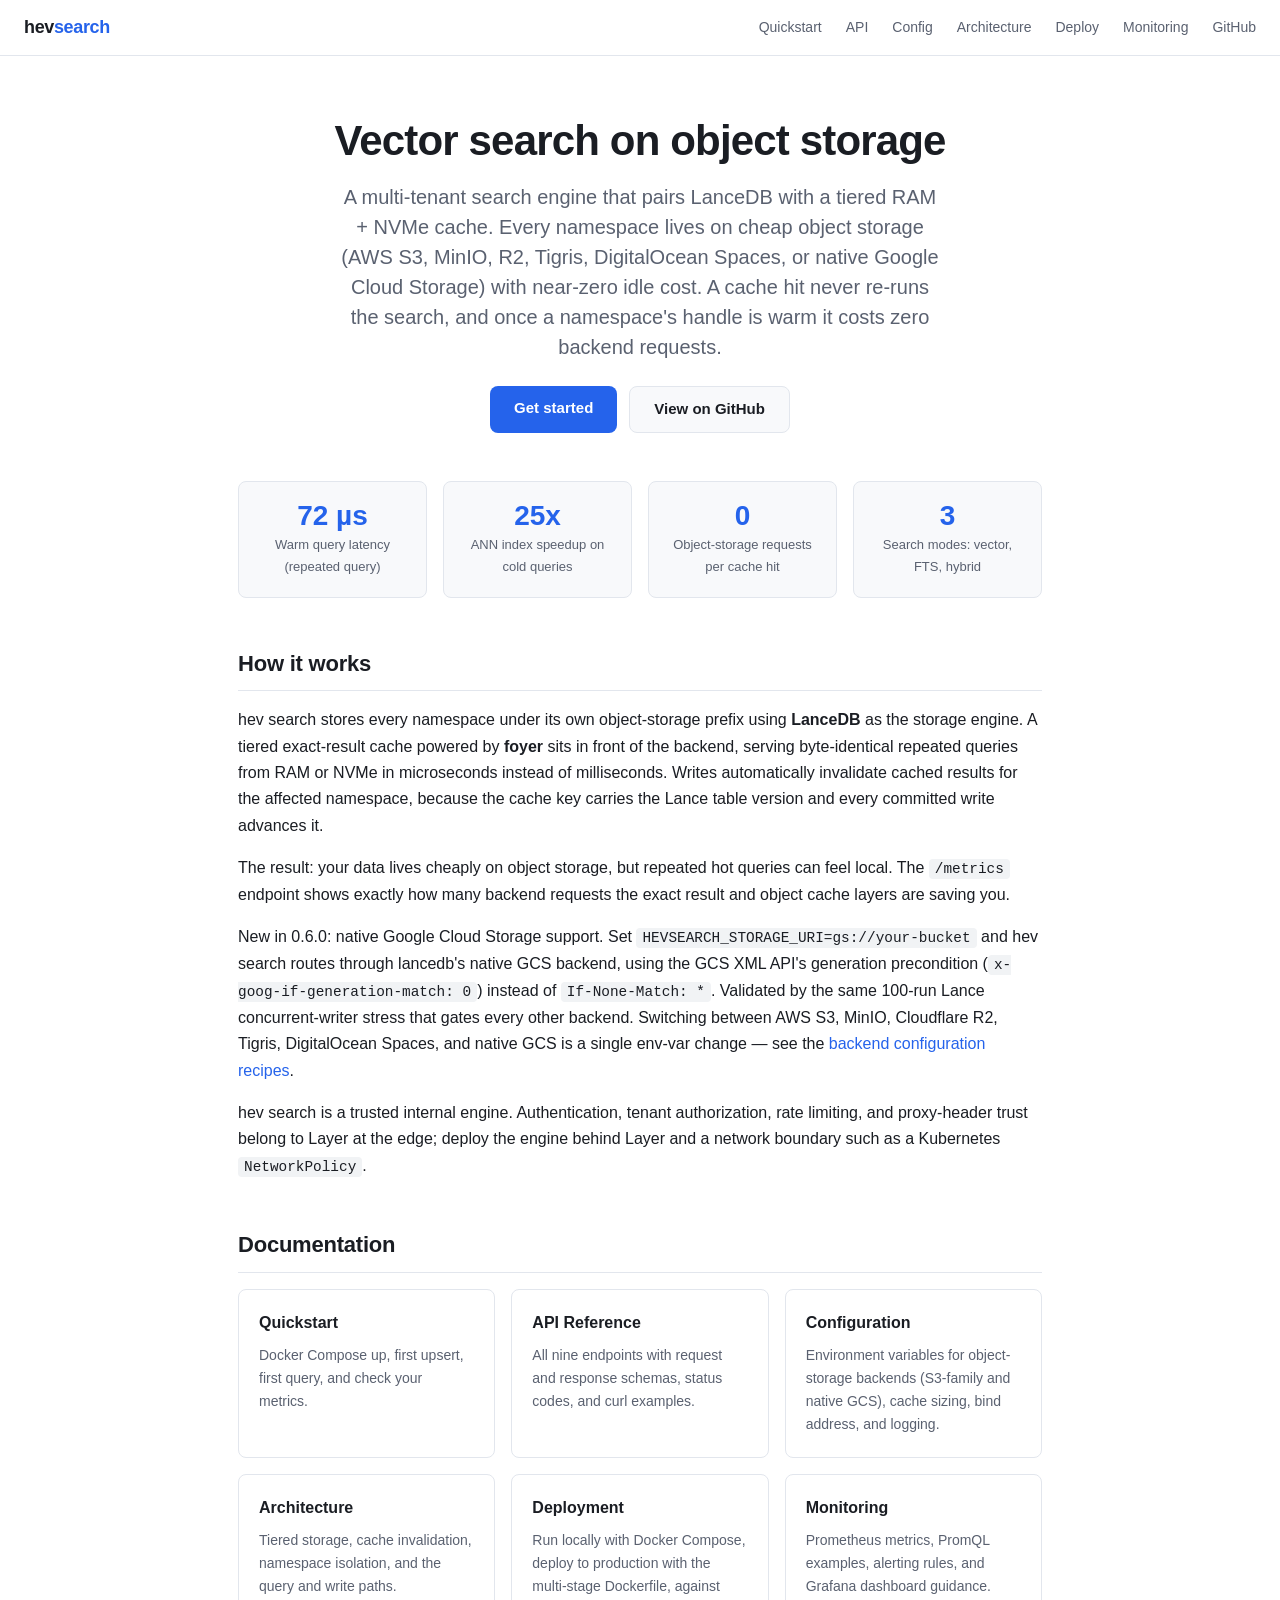
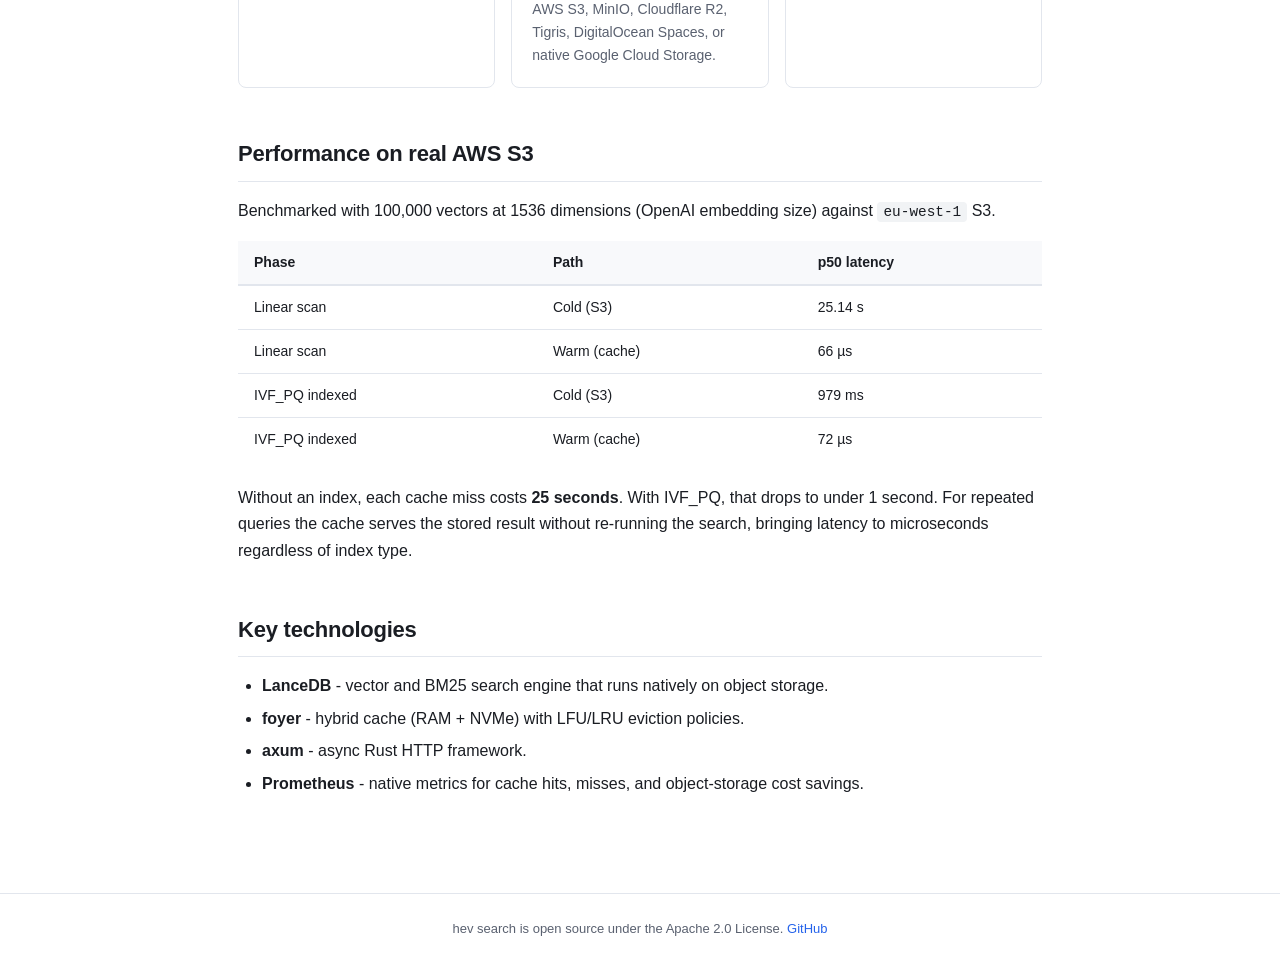
<file: docs/index.html>
<!DOCTYPE html>
<html lang="en">
<head>
  <meta charset="utf-8">
  <meta name="viewport" content="width=device-width, initial-scale=1">
  <title>hev search - Multi-tenant vector search on object storage</title>
  <meta name="description" content="High-performance multi-tenant vector and full-text search engine backed by object storage (AWS S3, MinIO, R2, Tigris, Spaces, native GCS). An open-source alternative to proprietary object-storage-backed search, built with LanceDB and foyer.">
  <link rel="stylesheet" href="style.css">
</head>
<body class="page-home">

<header class="site-header">
  <a href="index.html" class="logo">hev<span>search</span></a>
  <nav>
    <a href="quickstart.html">Quickstart</a>
    <a href="api.html">API</a>
    <a href="configuration.html">Config</a>
    <a href="architecture.html">Architecture</a>
    <a href="deployment.html">Deploy</a>
    <a href="monitoring.html">Monitoring</a>
    <a href="https://github.com/gordonmurray/hevsearch">GitHub</a>
  </nav>
</header>

<div class="layout">
  <main class="content">

    <div class="hero">
      <h1>Vector search on object storage</h1>
      <p class="subtitle">
        A multi-tenant search engine that pairs LanceDB with a tiered RAM + NVMe cache. Every namespace lives on cheap object storage (AWS S3, MinIO, R2, Tigris, DigitalOcean Spaces, or native Google Cloud Storage) with near-zero idle cost. A cache hit never re-runs the search, and once a namespace's handle is warm it costs zero backend requests.
      </p>
      <div class="hero-actions">
        <a href="quickstart.html" class="btn btn-primary">Get started</a>
        <a href="https://github.com/gordonmurray/hevsearch" class="btn btn-secondary">View on GitHub</a>
      </div>
    </div>

    <div class="stats">
      <div class="stat">
        <div class="value">72 &micro;s</div>
        <div class="label">Warm query latency (repeated query)</div>
      </div>
      <div class="stat">
        <div class="value">25x</div>
        <div class="label">ANN index speedup on cold queries</div>
      </div>
      <div class="stat">
        <div class="value">0</div>
        <div class="label">Object-storage requests per cache hit</div>
      </div>
      <div class="stat">
        <div class="value">3</div>
        <div class="label">Search modes: vector, FTS, hybrid</div>
      </div>
    </div>

    <h2>How it works</h2>
    <p>
      hev search stores every namespace under its own object-storage prefix using <strong>LanceDB</strong> as the storage engine. A tiered exact-result cache powered by <strong>foyer</strong> sits in front of the backend, serving byte-identical repeated queries from RAM or NVMe in microseconds instead of milliseconds. Writes automatically invalidate cached results for the affected namespace, because the cache key carries the Lance table version and every committed write advances it.
    </p>
    <p>
      The result: your data lives cheaply on object storage, but repeated hot queries can feel local. The <code>/metrics</code> endpoint shows exactly how many backend requests the exact result and object cache layers are saving you.
    </p>
    <p>
      New in 0.6.0: native Google Cloud Storage support. Set <code>HEVSEARCH_STORAGE_URI=gs://your-bucket</code> and hev search routes through lancedb's native GCS backend, using the GCS XML API's generation precondition (<code>x-goog-if-generation-match: 0</code>) instead of <code>If-None-Match: *</code>. Validated by the same 100-run Lance concurrent-writer stress that gates every other backend. Switching between AWS S3, MinIO, Cloudflare R2, Tigris, DigitalOcean Spaces, and native GCS is a single env-var change &mdash; see the <a href="https://github.com/gordonmurray/hevsearch#backend-configuration">backend configuration recipes</a>.
    </p>
    <p>
      hev search is a trusted internal engine. Authentication, tenant authorization, rate limiting, and proxy-header trust belong to Layer at the edge; deploy the engine behind Layer and a network boundary such as a Kubernetes <code>NetworkPolicy</code>.
    </p>

    <h2>Documentation</h2>

    <div class="card-grid">
      <a href="quickstart.html" class="card" style="text-decoration:none;color:inherit">
        <h3>Quickstart</h3>
        <p>Docker Compose up, first upsert, first query, and check your metrics.</p>
      </a>
      <a href="api.html" class="card" style="text-decoration:none;color:inherit">
        <h3>API Reference</h3>
        <p>All nine endpoints with request and response schemas, status codes, and curl examples.</p>
      </a>
      <a href="configuration.html" class="card" style="text-decoration:none;color:inherit">
        <h3>Configuration</h3>
        <p>Environment variables for object-storage backends (S3-family and native GCS), cache sizing, bind address, and logging.</p>
      </a>
      <a href="architecture.html" class="card" style="text-decoration:none;color:inherit">
        <h3>Architecture</h3>
        <p>Tiered storage, cache invalidation, namespace isolation, and the query and write paths.</p>
      </a>
      <a href="deployment.html" class="card" style="text-decoration:none;color:inherit">
        <h3>Deployment</h3>
        <p>Run locally with Docker Compose, deploy to production with the multi-stage Dockerfile, against AWS S3, MinIO, Cloudflare R2, Tigris, DigitalOcean Spaces, or native Google Cloud Storage.</p>
      </a>
      <a href="monitoring.html" class="card" style="text-decoration:none;color:inherit">
        <h3>Monitoring</h3>
        <p>Prometheus metrics, PromQL examples, alerting rules, and Grafana dashboard guidance.</p>
      </a>
    </div>

    <h2>Performance on real AWS S3</h2>
    <p>Benchmarked with 100,000 vectors at 1536 dimensions (OpenAI embedding size) against <code>eu-west-1</code> S3.</p>

    <table>
      <thead>
        <tr><th>Phase</th><th>Path</th><th>p50 latency</th></tr>
      </thead>
      <tbody>
        <tr><td>Linear scan</td><td>Cold (S3)</td><td>25.14 s</td></tr>
        <tr><td>Linear scan</td><td>Warm (cache)</td><td>66 &micro;s</td></tr>
        <tr><td>IVF_PQ indexed</td><td>Cold (S3)</td><td>979 ms</td></tr>
        <tr><td>IVF_PQ indexed</td><td>Warm (cache)</td><td>72 &micro;s</td></tr>
      </tbody>
    </table>

    <p>
      Without an index, each cache miss costs <strong>25 seconds</strong>. With IVF_PQ, that drops to under 1 second. For repeated queries the cache serves the stored result without re-running the search, bringing latency to microseconds regardless of index type.
    </p>

    <h2>Key technologies</h2>
    <ul>
      <li><strong>LanceDB</strong> - vector and BM25 search engine that runs natively on object storage.</li>
      <li><strong>foyer</strong> - hybrid cache (RAM + NVMe) with LFU/LRU eviction policies.</li>
      <li><strong>axum</strong> - async Rust HTTP framework.</li>
      <li><strong>Prometheus</strong> - native metrics for cache hits, misses, and object-storage cost savings.</li>
    </ul>

  </main>
</div>

<footer class="site-footer">
  hev search is open source under the Apache 2.0 License.
  <a href="https://github.com/gordonmurray/hevsearch">GitHub</a>
</footer>

<script src="main.js"></script>
</body>
</html>
</file>
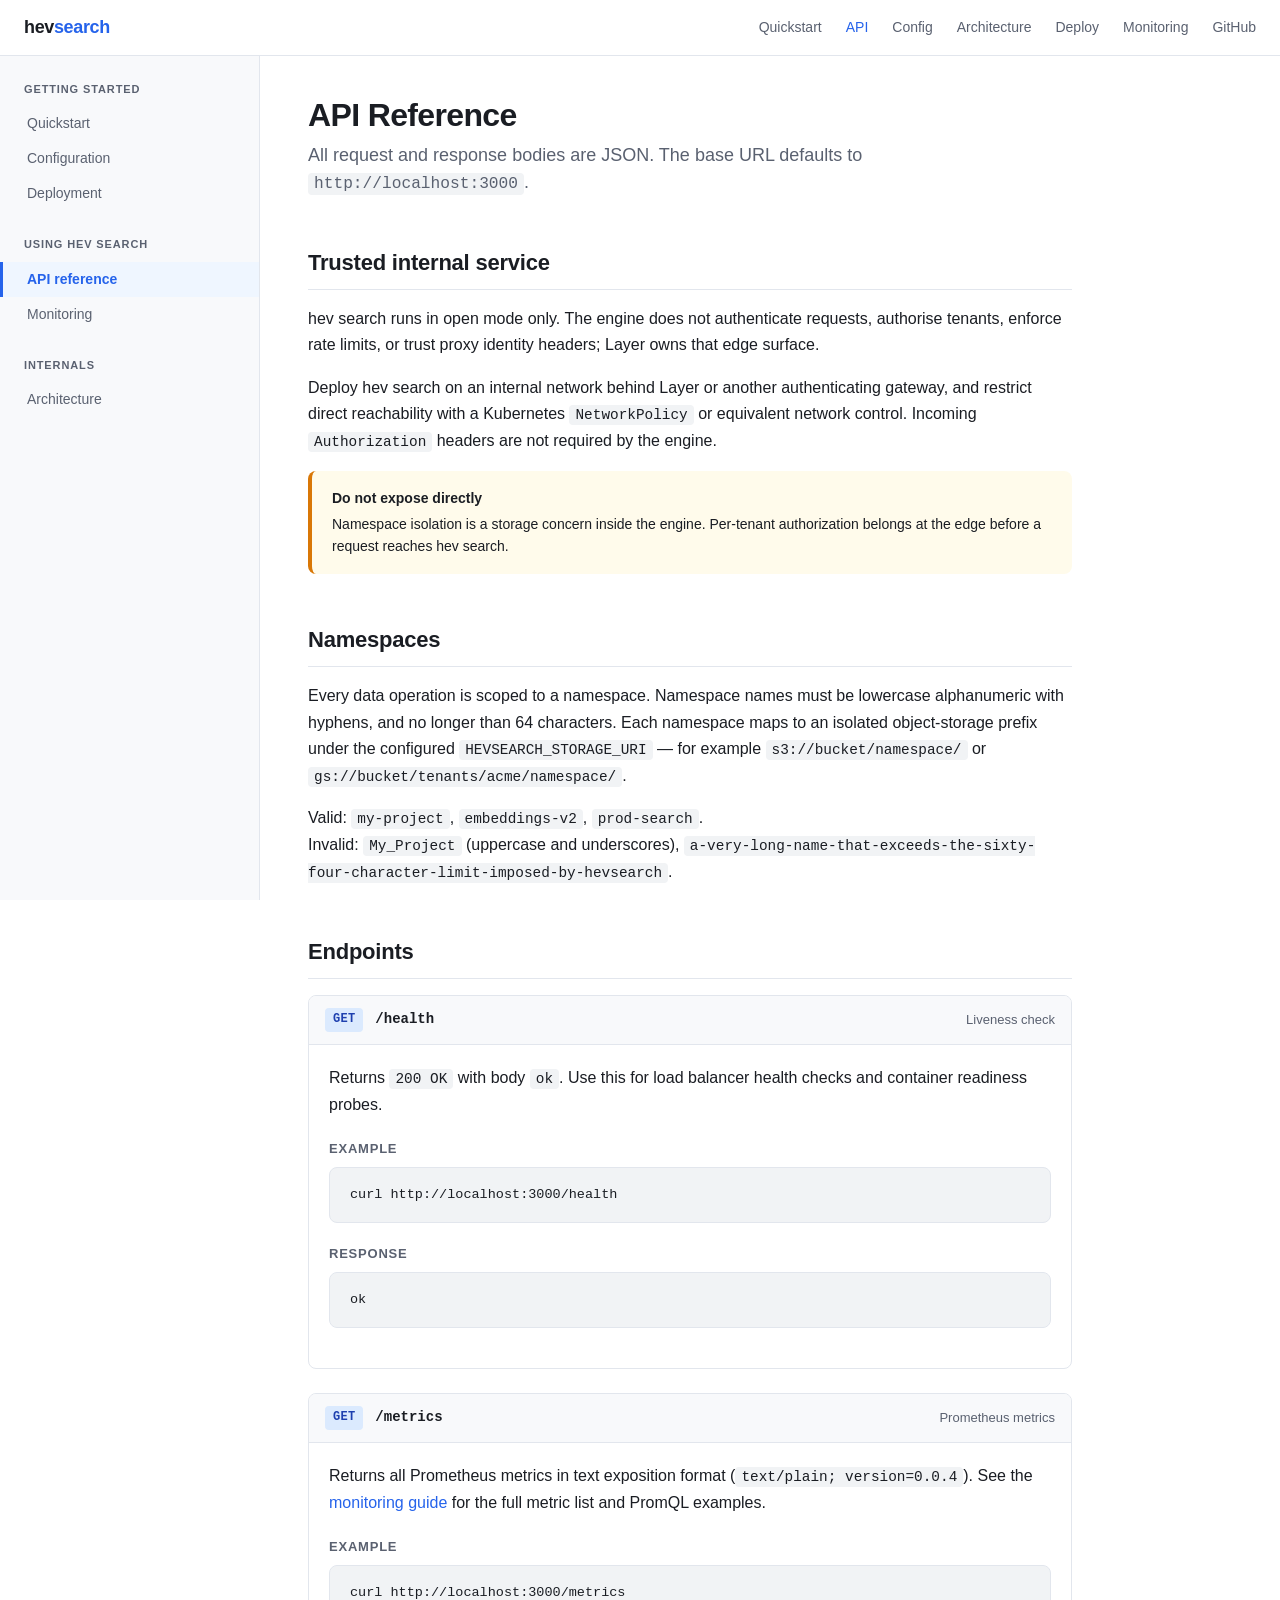
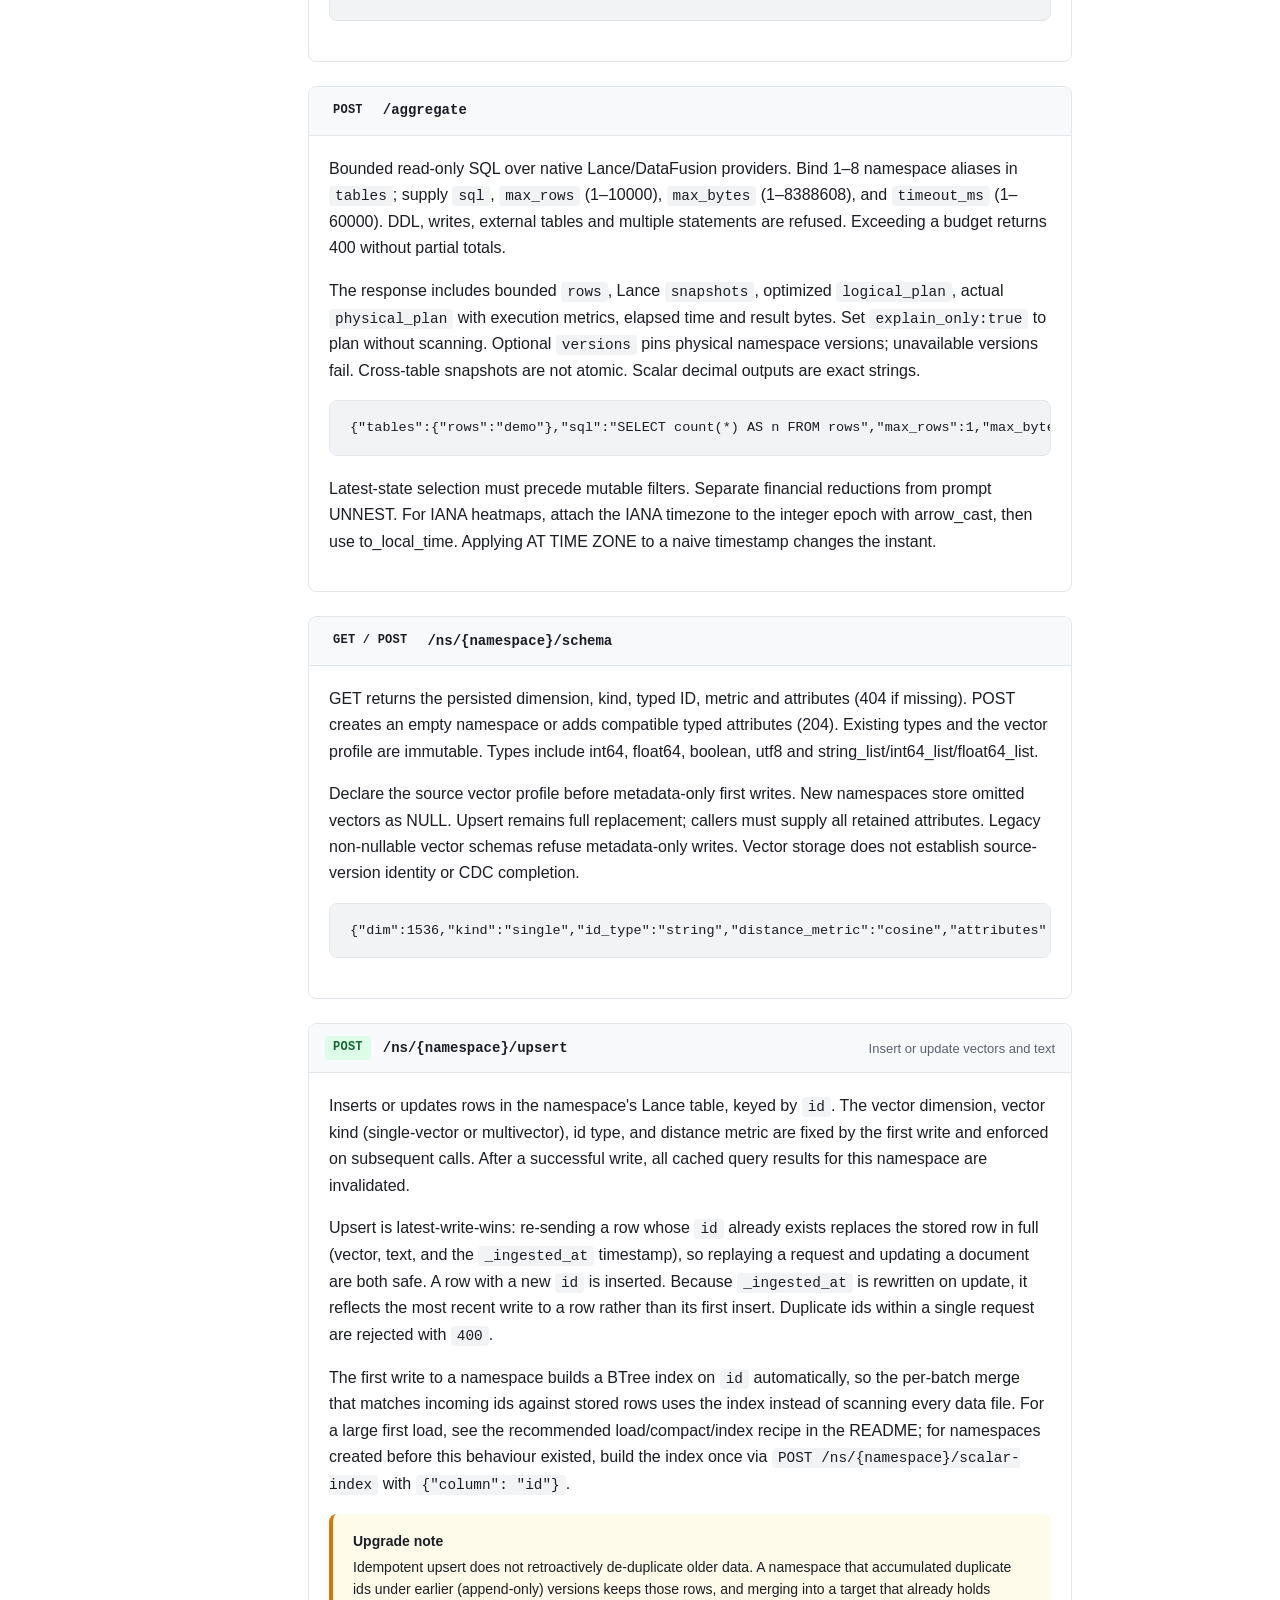
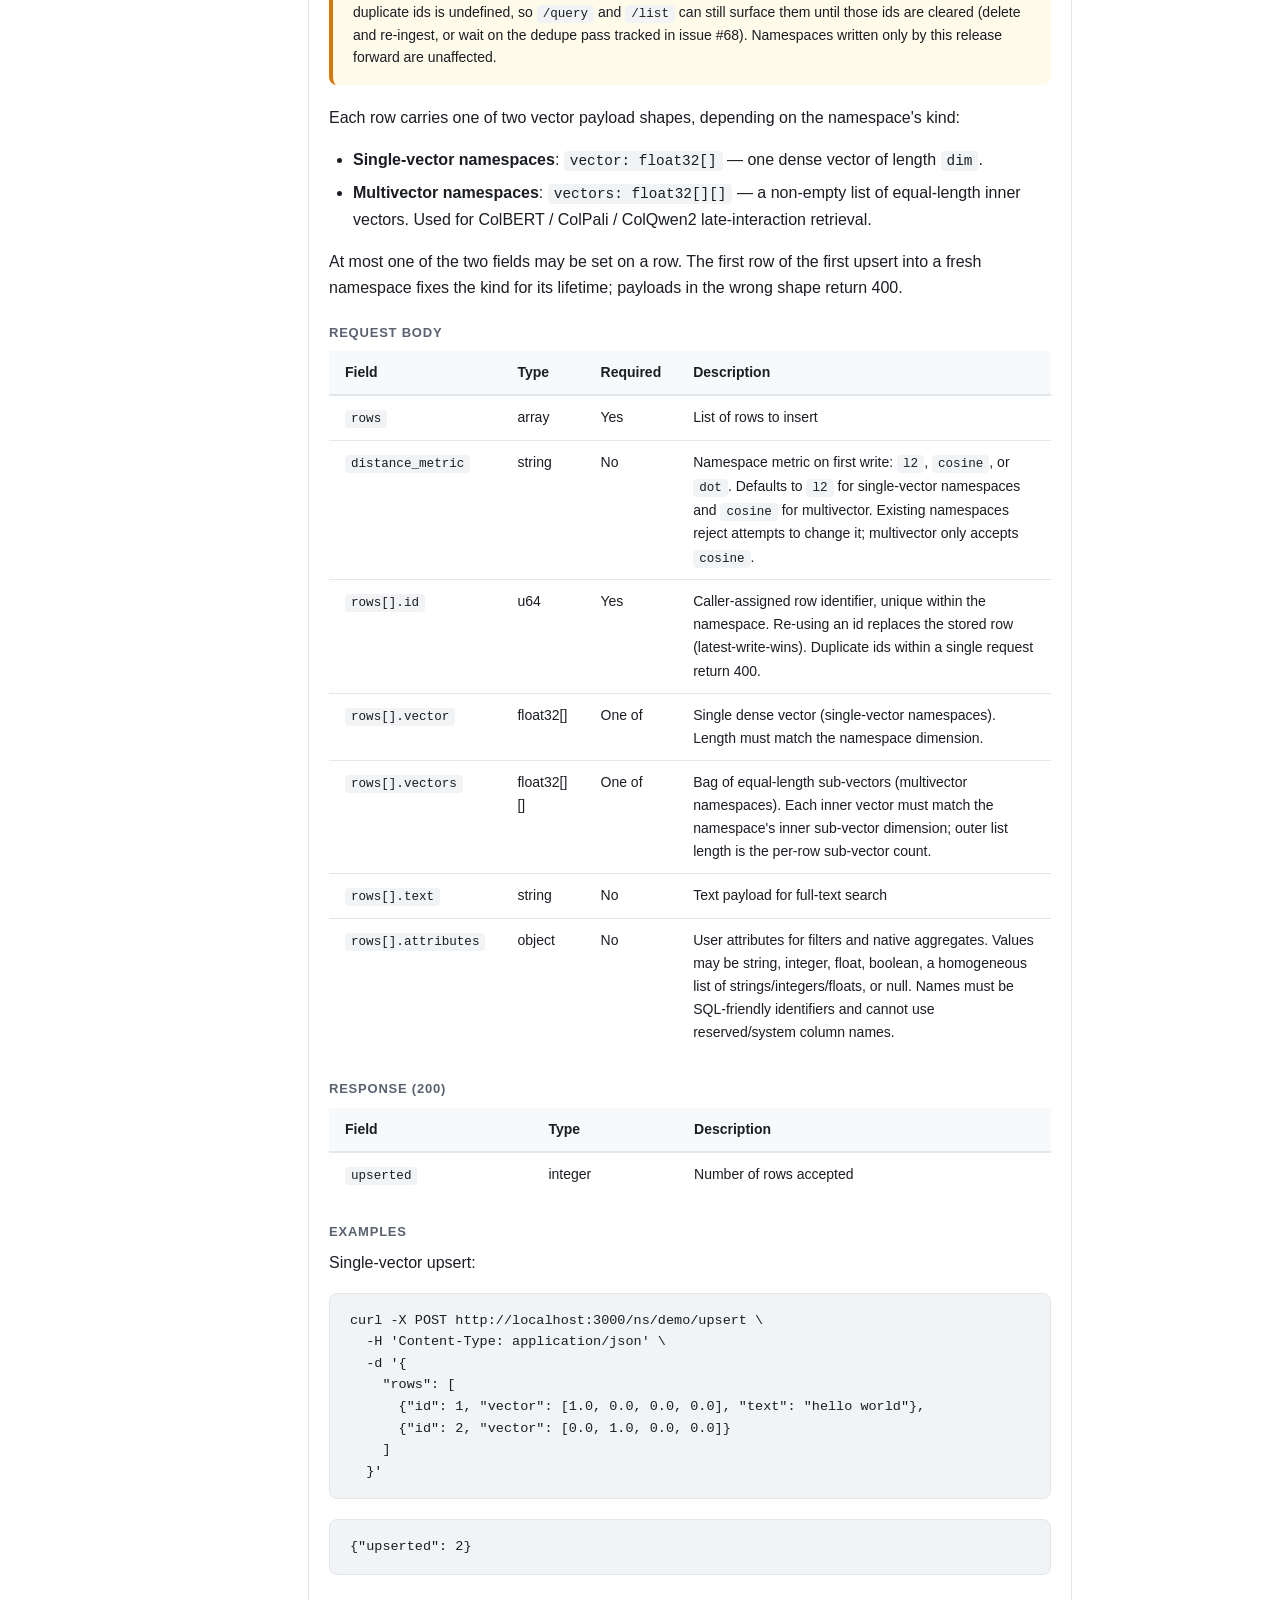
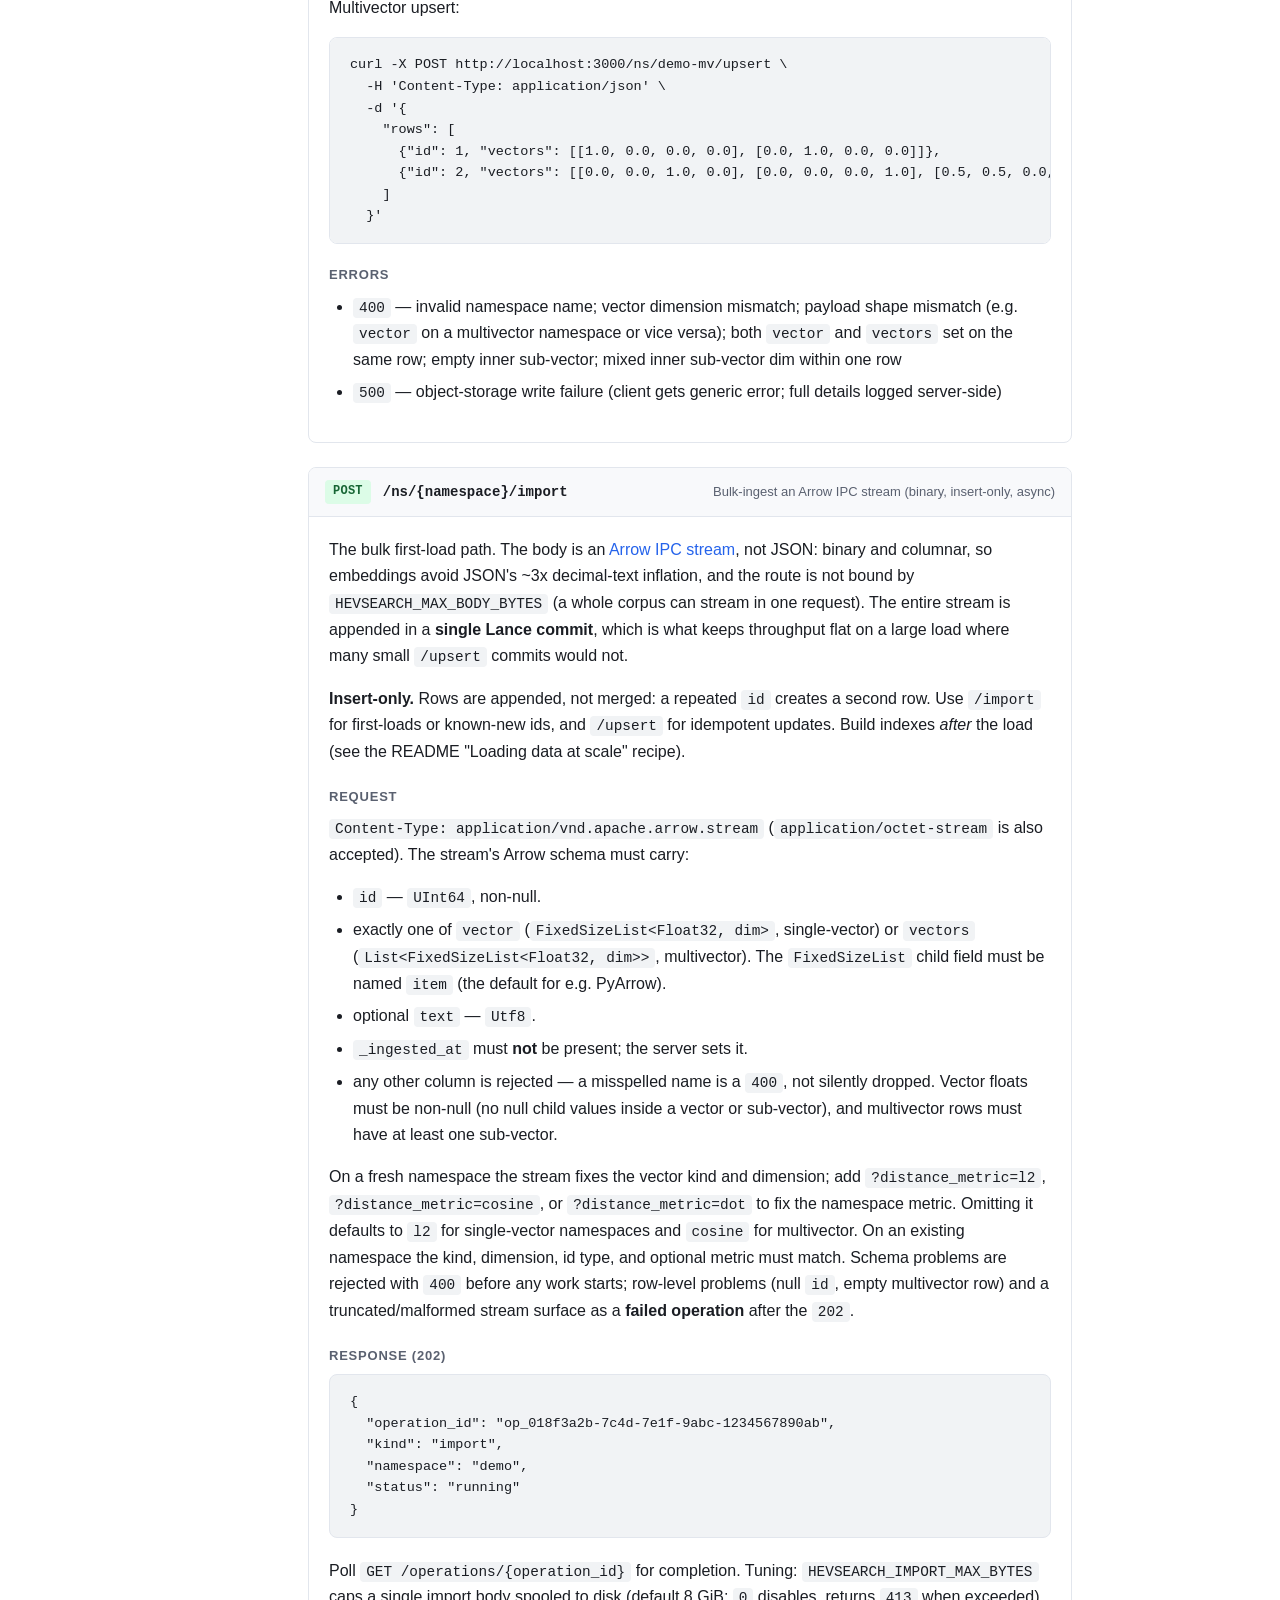
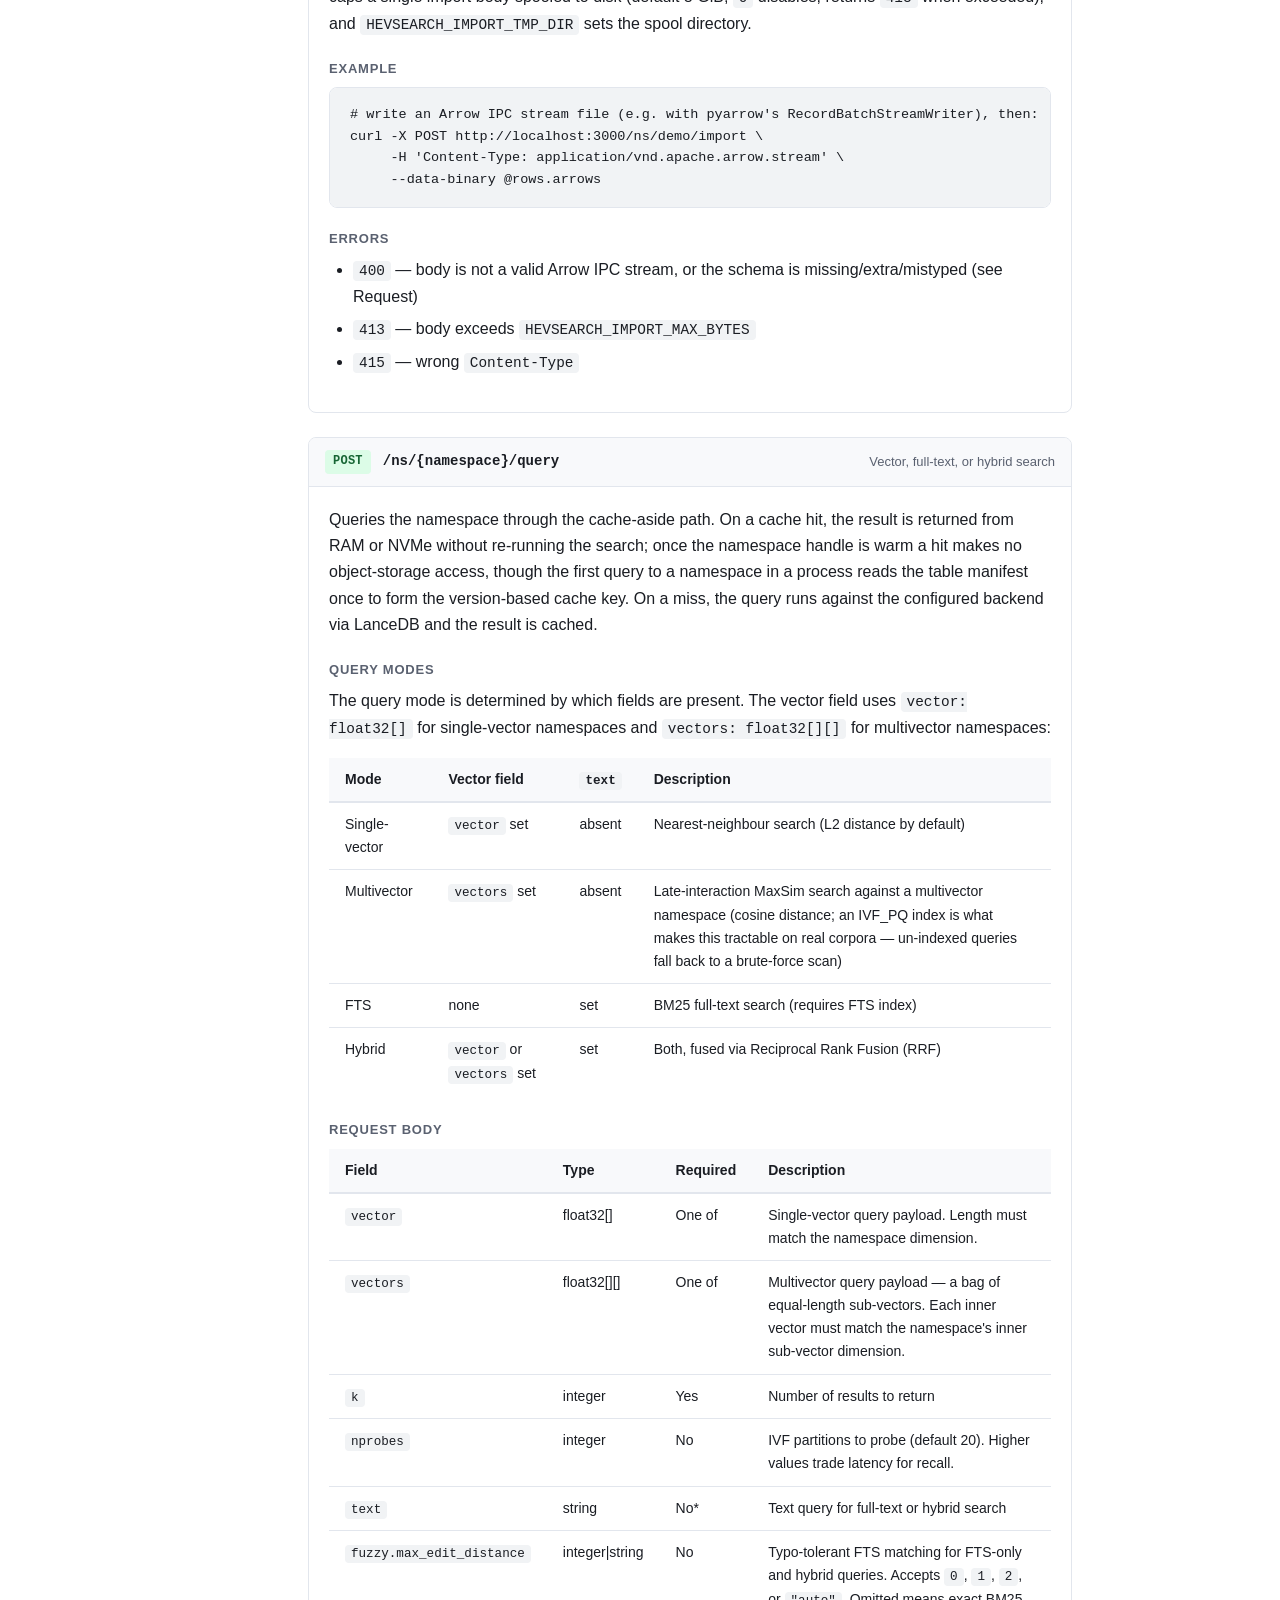
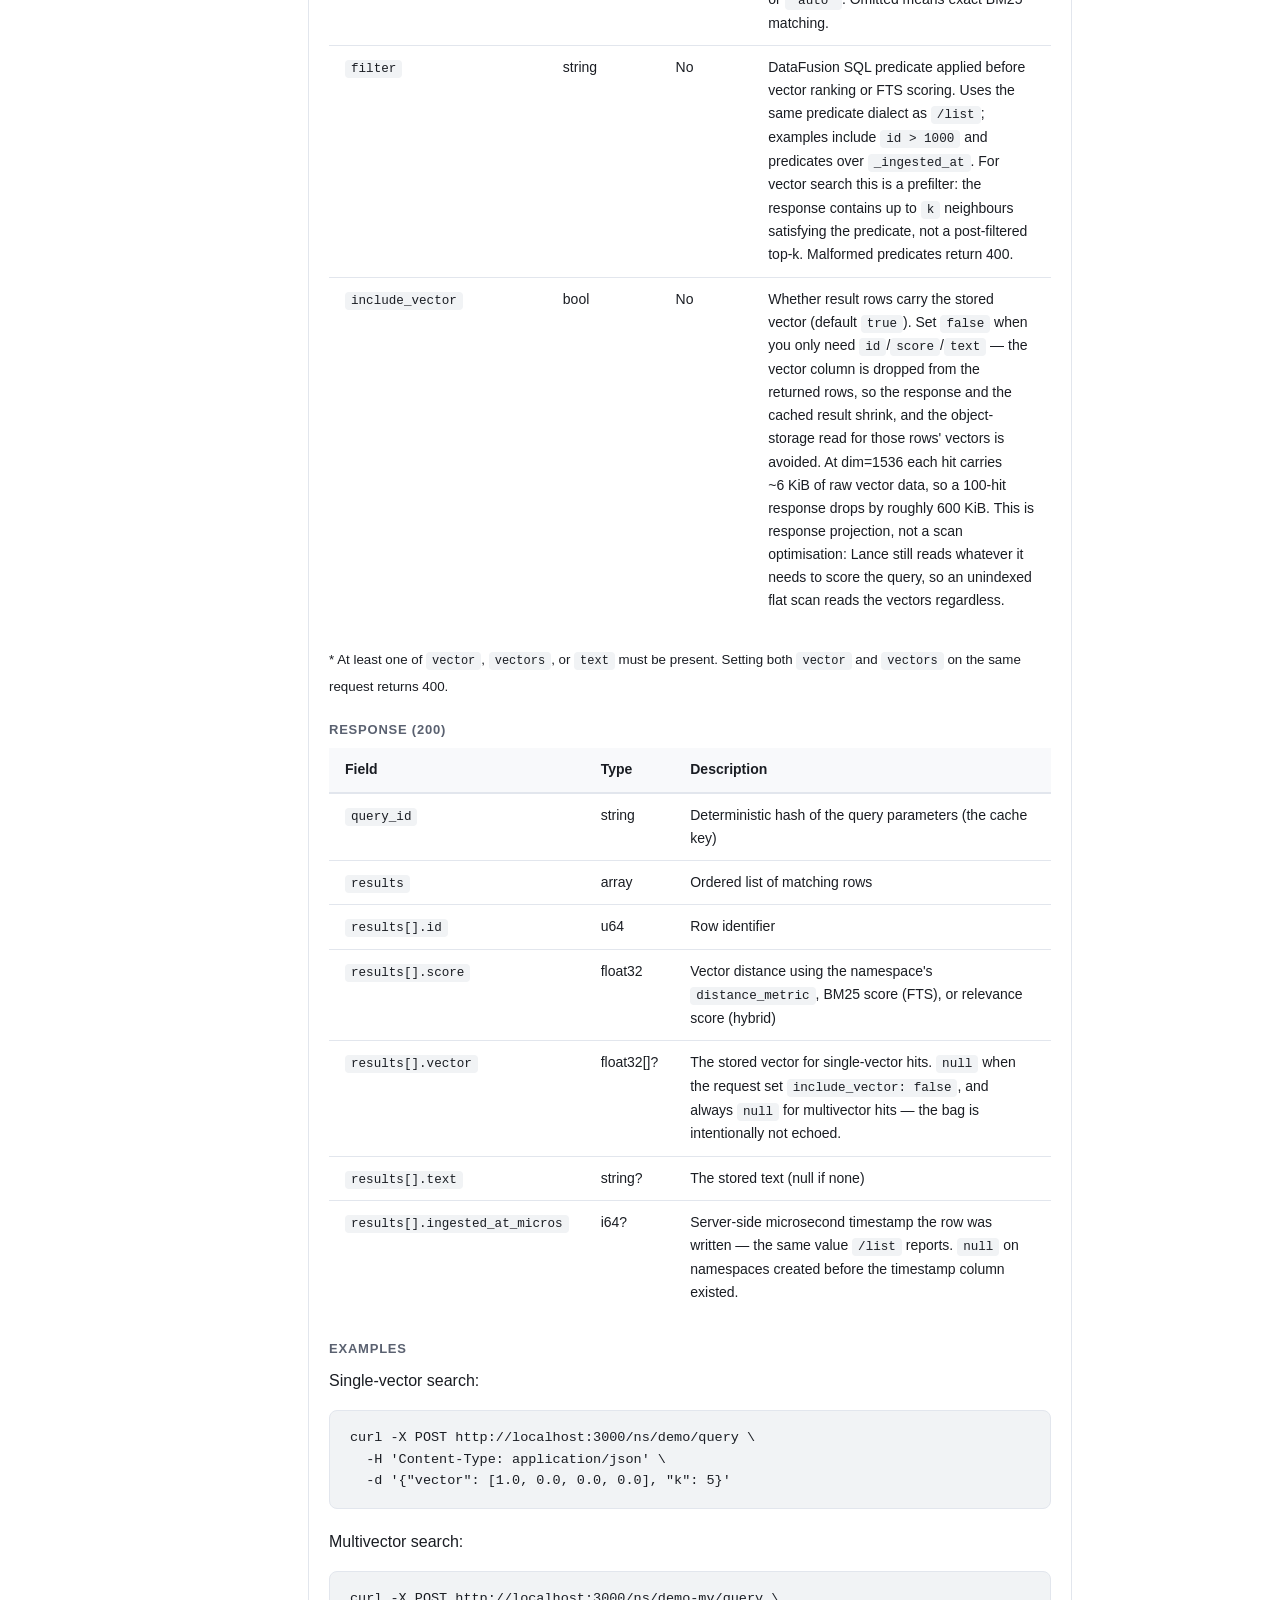
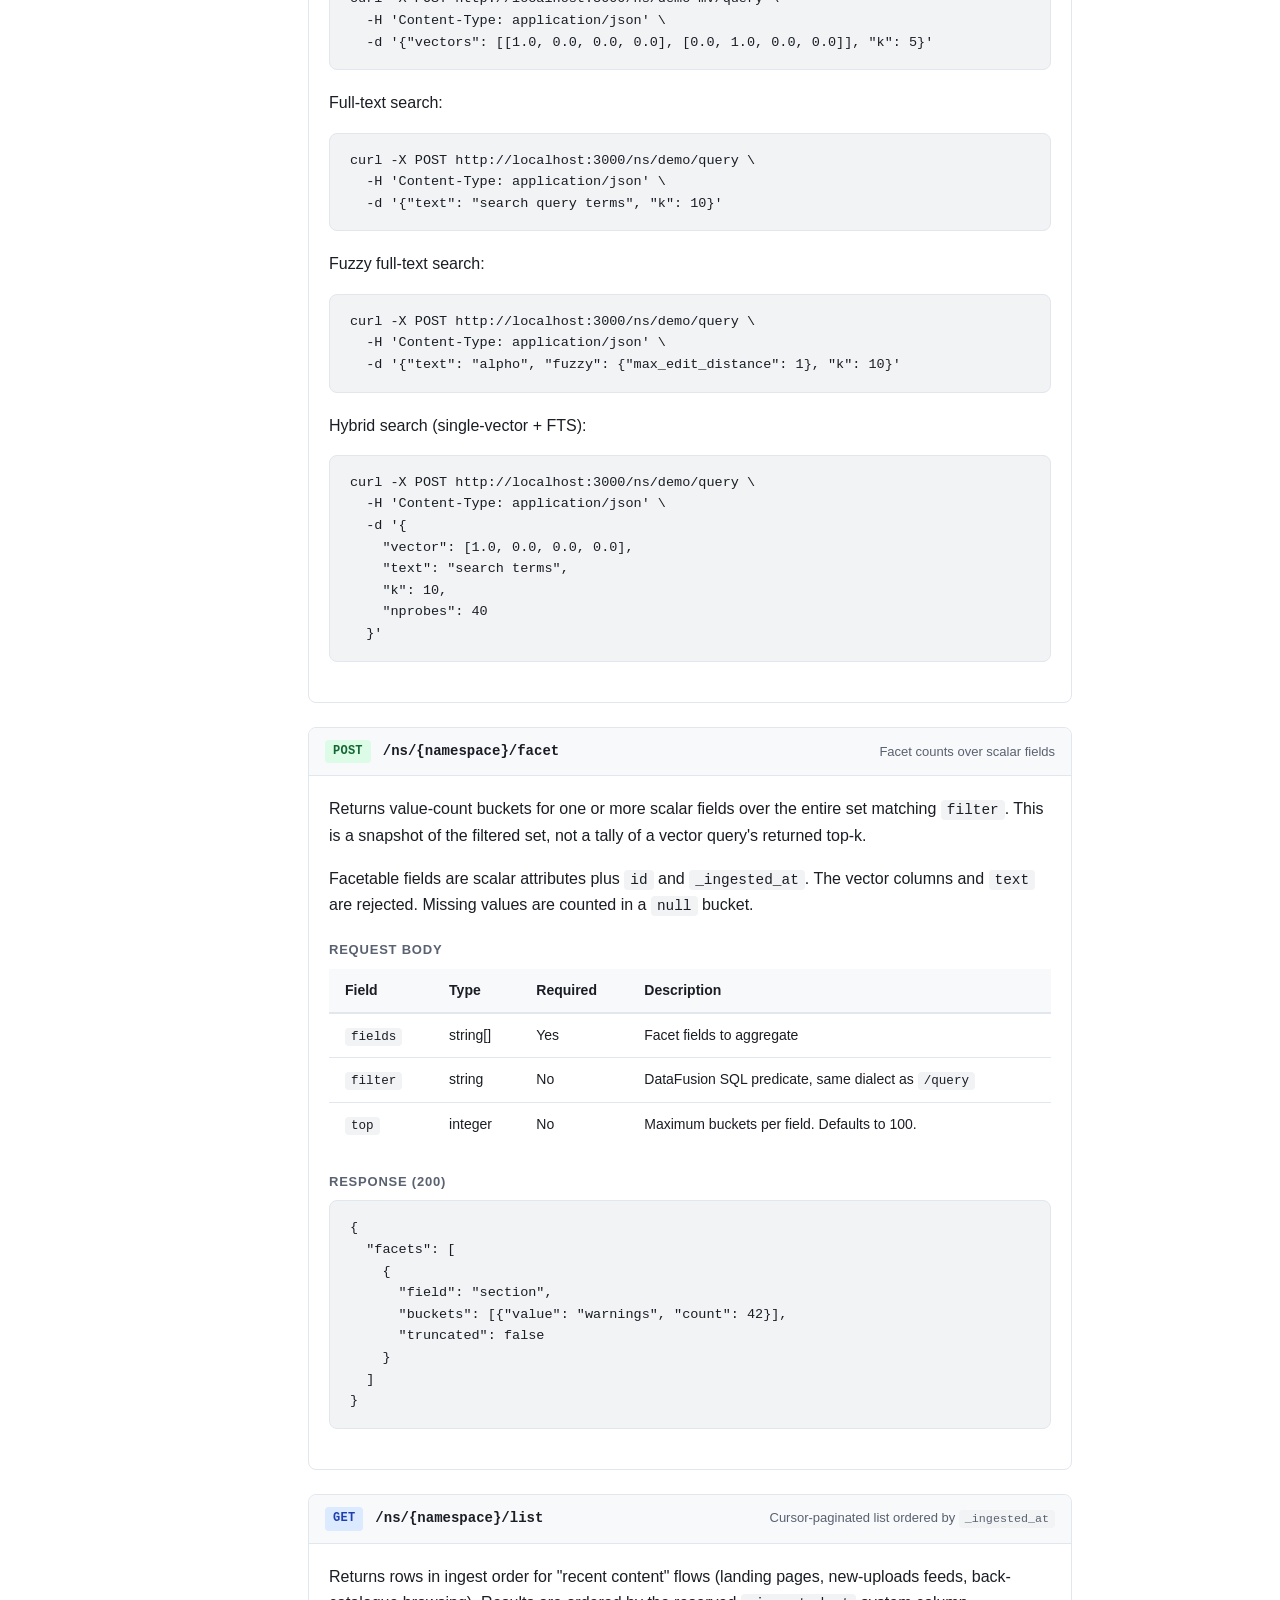
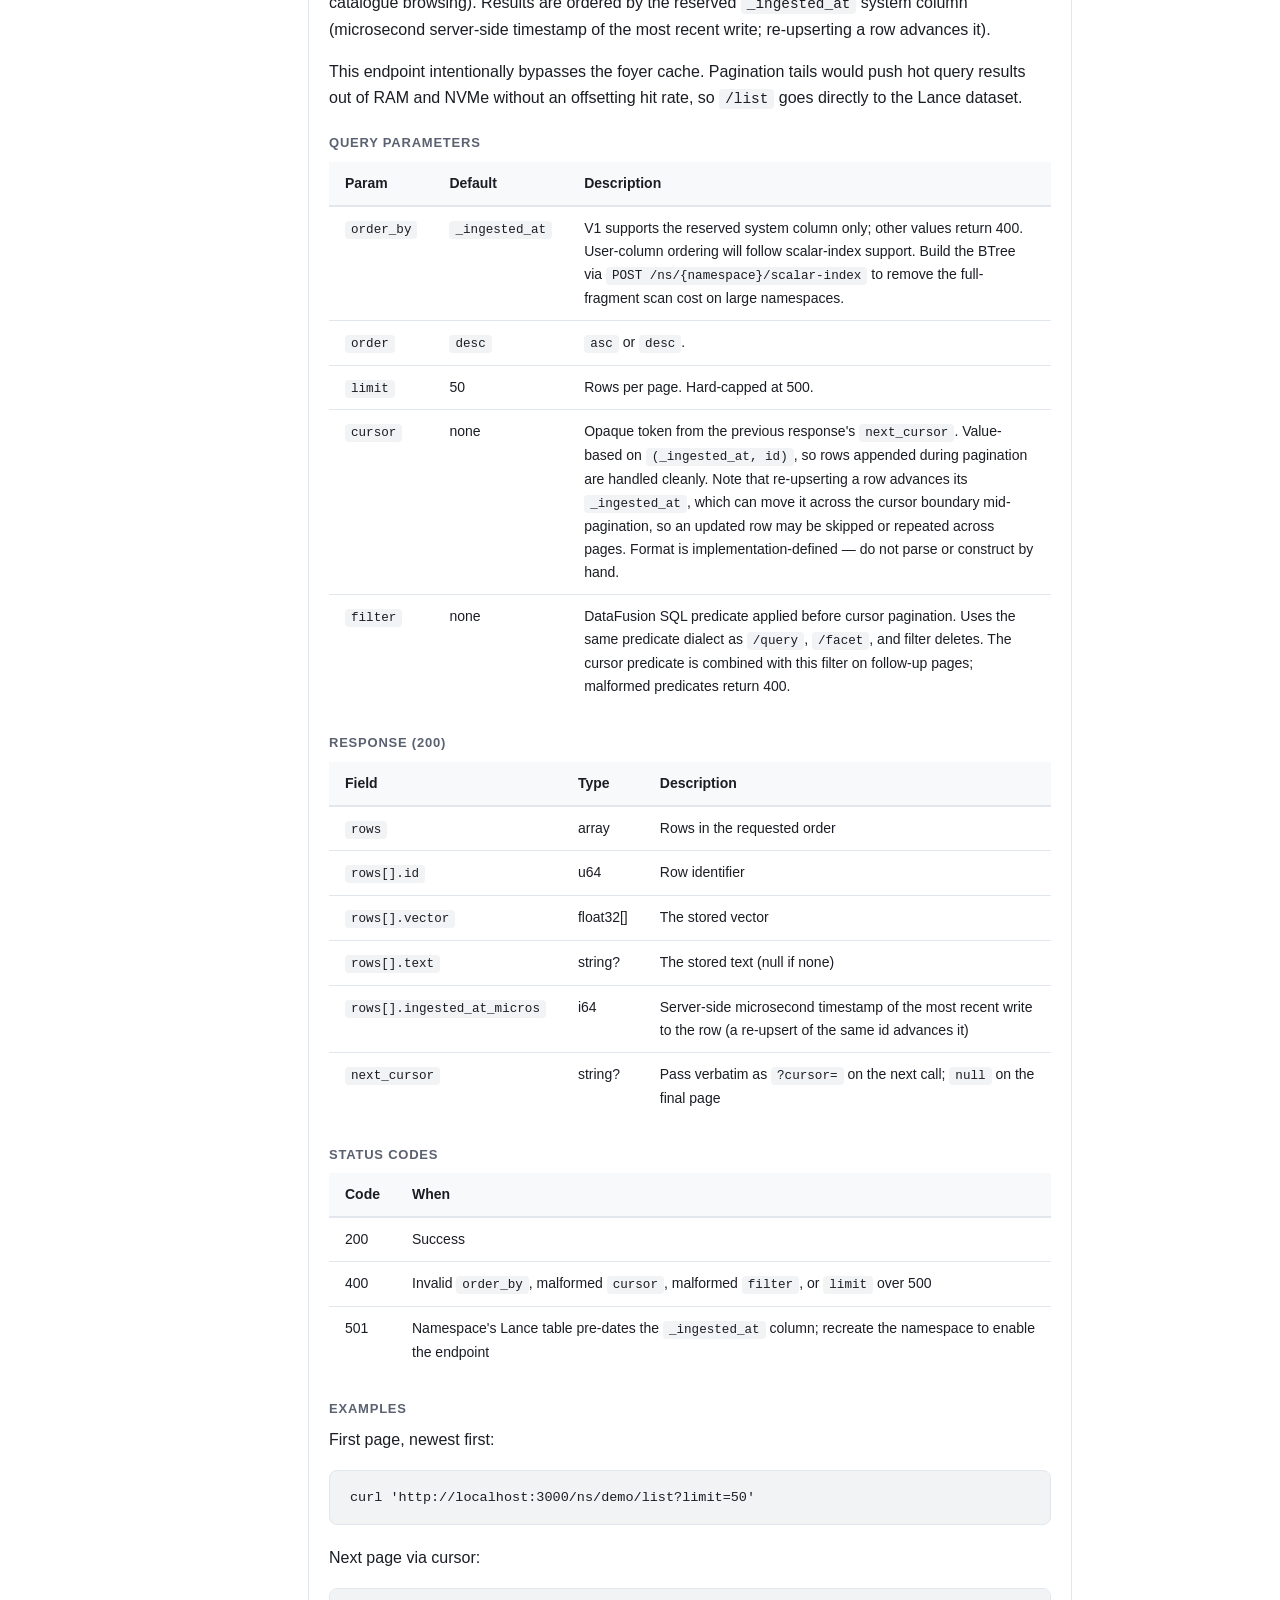
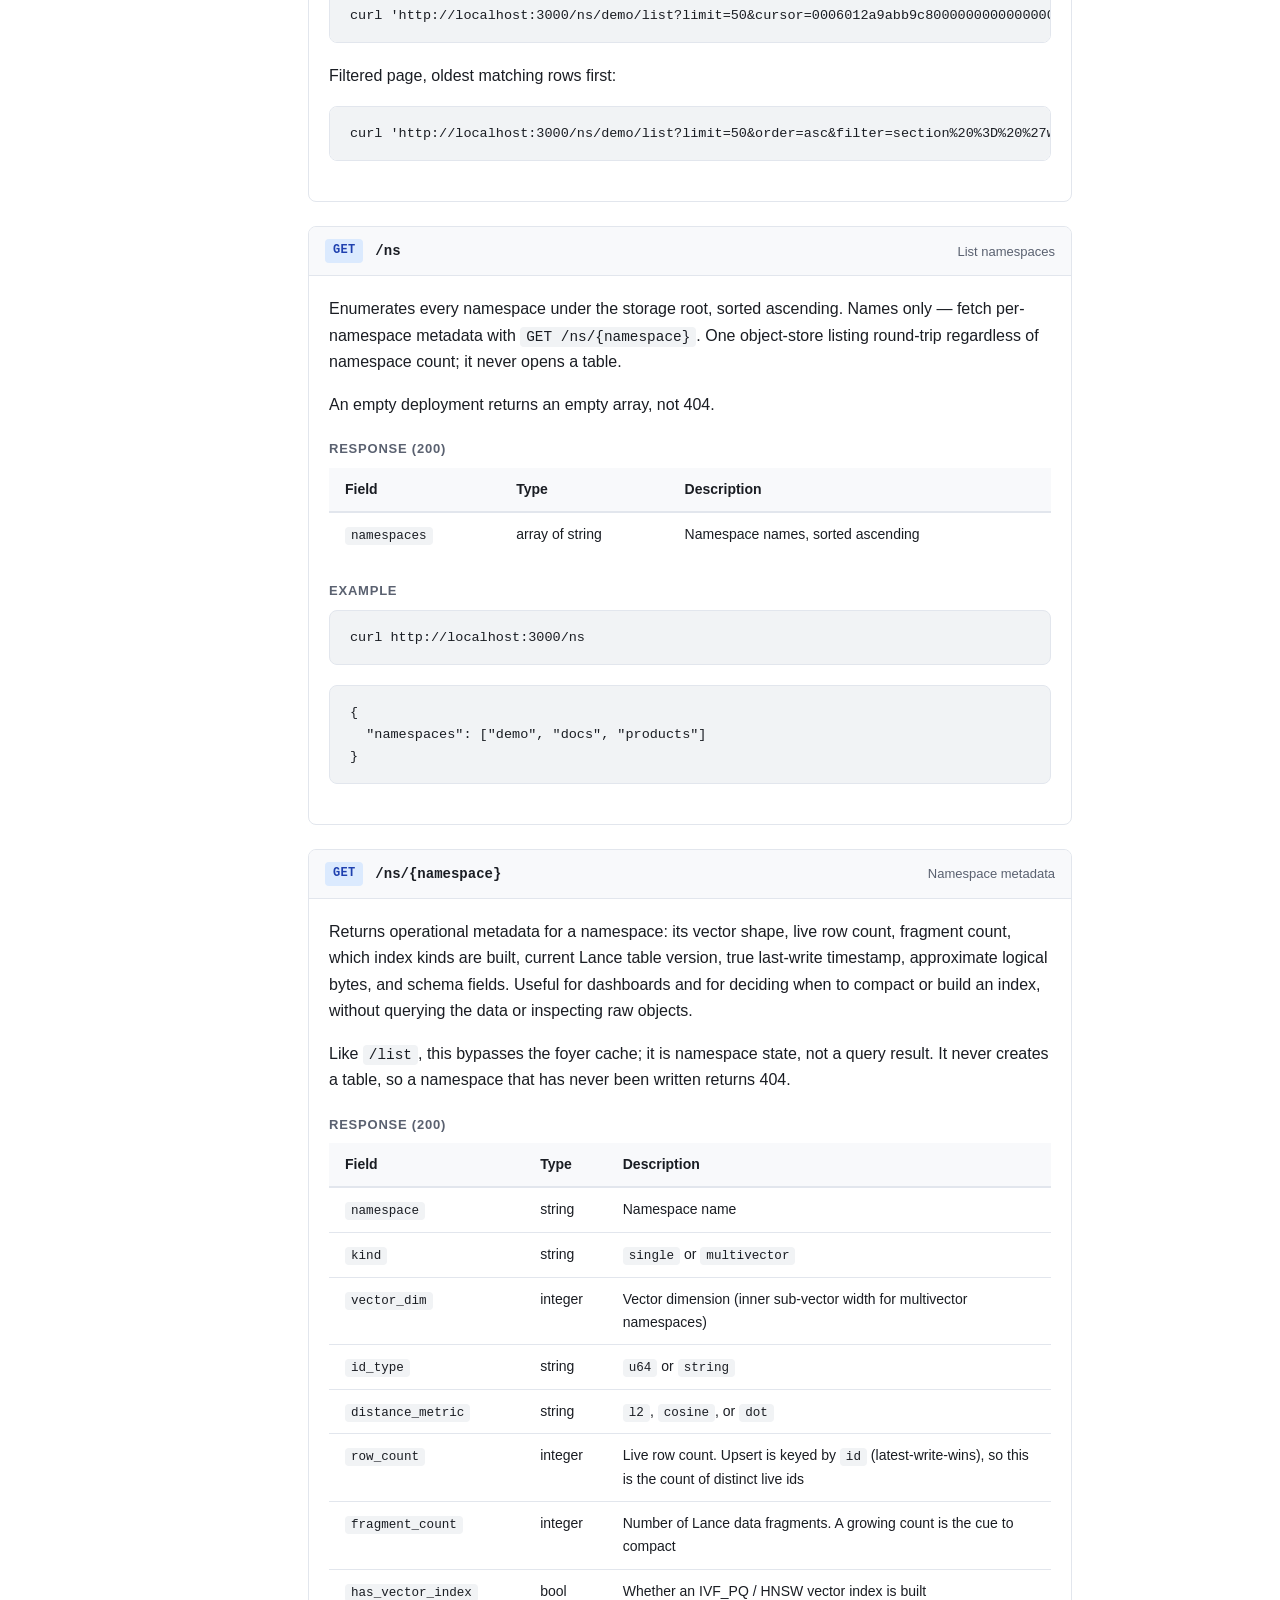
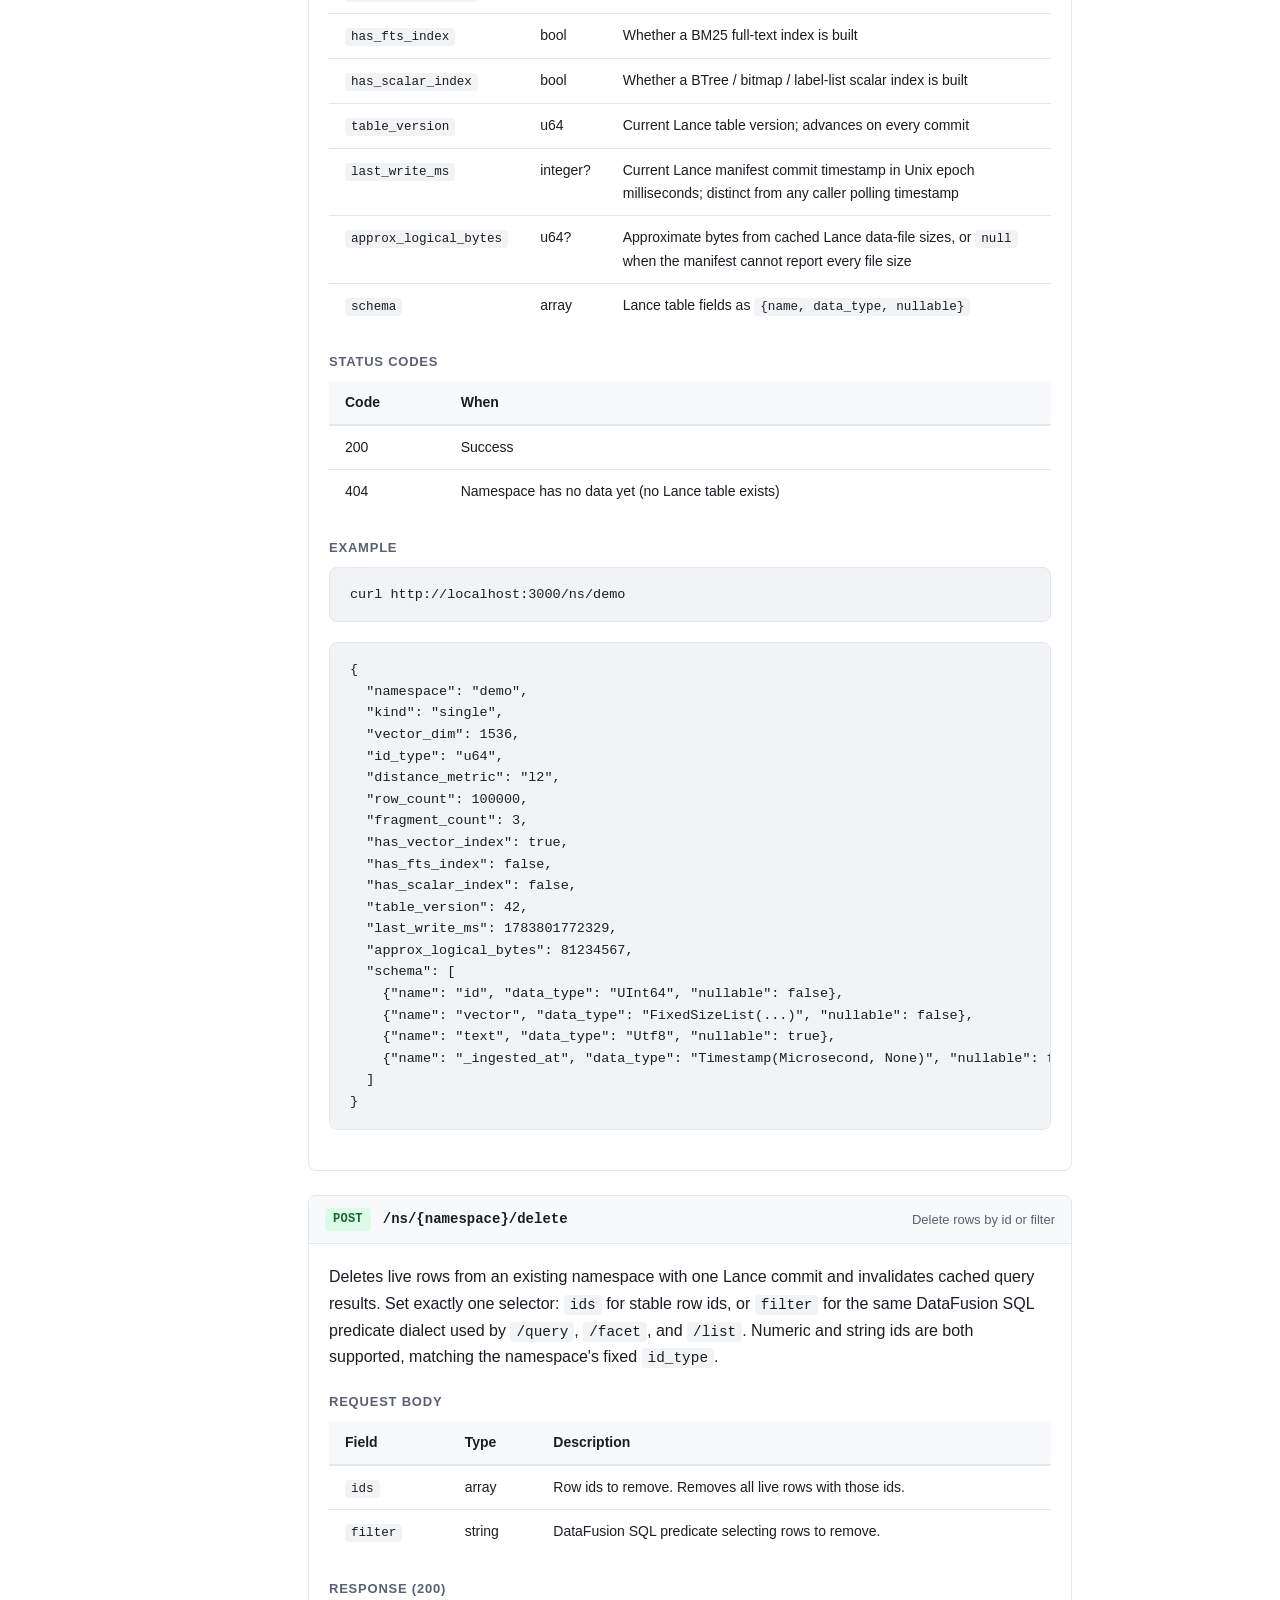
<file: docs/api.html>
<!DOCTYPE html>
<html lang="en">
<head>
  <meta charset="utf-8">
  <meta name="viewport" content="width=device-width, initial-scale=1">
  <title>API Reference - hev search</title>
  <meta name="description" content="Complete REST API reference for hev search. All endpoints, request and response schemas, status codes, and curl examples.">
  <link rel="stylesheet" href="style.css">
</head>
<body>

<header class="site-header">
  <button class="menu-toggle" aria-label="Toggle sidebar">
    <svg width="20" height="20" fill="none" stroke="currentColor" stroke-width="2"><path d="M3 6h14M3 10h14M3 14h14"/></svg>
  </button>
  <a href="index.html" class="logo">hev<span>search</span></a>
  <nav>
    <a href="quickstart.html">Quickstart</a>
    <a href="api.html" class="active">API</a>
    <a href="configuration.html">Config</a>
    <a href="architecture.html">Architecture</a>
    <a href="deployment.html">Deploy</a>
    <a href="monitoring.html">Monitoring</a>
    <a href="https://github.com/gordonmurray/hevsearch">GitHub</a>
  </nav>
</header>

<div class="layout">
  <aside class="sidebar">
    <div class="sidebar-section">
      <h4>Getting started</h4>
      <a href="quickstart.html">Quickstart</a>
      <a href="configuration.html">Configuration</a>
      <a href="deployment.html">Deployment</a>
    </div>
    <div class="sidebar-section">
      <h4>Using hev search</h4>
      <a href="api.html" class="active">API reference</a>
      <a href="monitoring.html">Monitoring</a>
    </div>
    <div class="sidebar-section">
      <h4>Internals</h4>
      <a href="architecture.html">Architecture</a>
    </div>
  </aside>

  <main class="content">
    <h1>API Reference</h1>
    <p class="subtitle">All request and response bodies are JSON. The base URL defaults to <code>http://localhost:3000</code>.</p>

    <h2 id="trusted-internal-service">Trusted internal service</h2>
    <p>hev search runs in open mode only. The engine does not authenticate requests, authorise tenants, enforce rate limits, or trust proxy identity headers; Layer owns that edge surface.</p>
    <p>Deploy hev search on an internal network behind Layer or another authenticating gateway, and restrict direct reachability with a Kubernetes <code>NetworkPolicy</code> or equivalent network control. Incoming <code>Authorization</code> headers are not required by the engine.</p>
    <div class="callout callout-warning">
      <div class="callout-title">Do not expose directly</div>
      Namespace isolation is a storage concern inside the engine. Per-tenant authorization belongs at the edge before a request reaches hev search.
    </div>

    <h2>Namespaces</h2>
    <p>Every data operation is scoped to a namespace. Namespace names must be lowercase alphanumeric with hyphens, and no longer than 64 characters. Each namespace maps to an isolated object-storage prefix under the configured <code>HEVSEARCH_STORAGE_URI</code> &mdash; for example <code>s3://bucket/namespace/</code> or <code>gs://bucket/tenants/acme/namespace/</code>.</p>
    <p>Valid: <code>my-project</code>, <code>embeddings-v2</code>, <code>prod-search</code>.<br>
    Invalid: <code>My_Project</code> (uppercase and underscores), <code>a-very-long-name-that-exceeds-the-sixty-four-character-limit-imposed-by-hevsearch</code>.</p>

    <h2>Endpoints</h2>

    <!-- GET /health -->
    <div class="endpoint">
      <div class="endpoint-header" aria-expanded="true">
        <span class="method method-get">GET</span>
        <span class="endpoint-path">/health</span>
        <span class="endpoint-desc">Liveness check</span>
      </div>
      <div class="endpoint-body">
        <p>Returns <code>200 OK</code> with body <code>ok</code>. Use this for load balancer health checks and container readiness probes.</p>
        <h4>Example</h4>
        <pre><code>curl http://localhost:3000/health</code></pre>
        <h4>Response</h4>
        <pre><code>ok</code></pre>
      </div>
    </div>

    <!-- GET /metrics -->
    <div class="endpoint">
      <div class="endpoint-header" aria-expanded="true">
        <span class="method method-get">GET</span>
        <span class="endpoint-path">/metrics</span>
        <span class="endpoint-desc">Prometheus metrics</span>
      </div>
      <div class="endpoint-body">
        <p>Returns all Prometheus metrics in text exposition format (<code>text/plain; version=0.0.4</code>). See the <a href="monitoring.html">monitoring guide</a> for the full metric list and PromQL examples.</p>
        <h4>Example</h4>
        <pre><code>curl http://localhost:3000/metrics</code></pre>
      </div>
    </div>

    <div class="endpoint">
      <div class="endpoint-header"><span class="method post">POST</span><span class="endpoint-path">/aggregate</span></div>
      <div class="endpoint-body">
        <p>Bounded read-only SQL over native Lance/DataFusion providers. Bind 1–8 namespace aliases in <code>tables</code>; supply <code>sql</code>, <code>max_rows</code> (1–10000), <code>max_bytes</code> (1–8388608), and <code>timeout_ms</code> (1–60000). DDL, writes, external tables and multiple statements are refused. Exceeding a budget returns 400 without partial totals.</p>
        <p>The response includes bounded <code>rows</code>, Lance <code>snapshots</code>, optimized <code>logical_plan</code>, actual <code>physical_plan</code> with execution metrics, elapsed time and result bytes. Set <code>explain_only:true</code> to plan without scanning. Optional <code>versions</code> pins physical namespace versions; unavailable versions fail. Cross-table snapshots are not atomic. Scalar decimal outputs are exact strings.</p>
        <pre><code>{"tables":{"rows":"demo"},"sql":"SELECT count(*) AS n FROM rows","max_rows":1,"max_bytes":4096,"timeout_ms":10000}</code></pre>
        <p>Latest-state selection must precede mutable filters. Separate financial reductions from prompt UNNEST. For IANA heatmaps, attach the IANA timezone to the integer epoch with arrow_cast, then use to_local_time. Applying AT TIME ZONE to a naive timestamp changes the instant.</p>
      </div>
    </div>
    <div class="endpoint">
      <div class="endpoint-header"><span class="method post">GET / POST</span><span class="endpoint-path">/ns/{namespace}/schema</span></div>
      <div class="endpoint-body">
        <p>GET returns the persisted dimension, kind, typed ID, metric and attributes (404 if missing). POST creates an empty namespace or adds compatible typed attributes (204). Existing types and the vector profile are immutable. Types include int64, float64, boolean, utf8 and string_list/int64_list/float64_list.</p>
        <p>Declare the source vector profile before metadata-only first writes. New namespaces store omitted vectors as NULL. Upsert remains full replacement; callers must supply all retained attributes. Legacy non-nullable vector schemas refuse metadata-only writes. Vector storage does not establish source-version identity or CDC completion.</p>
        <pre><code>{"dim":1536,"kind":"single","id_type":"string","distance_metric":"cosine","attributes":{"prompt_ts":"int64_list","cost":"float64"}}</code></pre>
      </div>
    </div>

    <!-- POST /ns/{ns}/upsert -->
    <div class="endpoint">
      <div class="endpoint-header" aria-expanded="true">
        <span class="method method-post">POST</span>
        <span class="endpoint-path">/ns/{namespace}/upsert</span>
        <span class="endpoint-desc">Insert or update vectors and text</span>
      </div>
      <div class="endpoint-body">
        <p>Inserts or updates rows in the namespace's Lance table, keyed by <code>id</code>. The vector dimension, vector kind (single-vector or multivector), id type, and distance metric are fixed by the first write and enforced on subsequent calls. After a successful write, all cached query results for this namespace are invalidated.</p>
        <p>Upsert is latest-write-wins: re-sending a row whose <code>id</code> already exists replaces the stored row in full (vector, text, and the <code>_ingested_at</code> timestamp), so replaying a request and updating a document are both safe. A row with a new <code>id</code> is inserted. Because <code>_ingested_at</code> is rewritten on update, it reflects the most recent write to a row rather than its first insert. Duplicate ids within a single request are rejected with <code>400</code>.</p>
        <p>The first write to a namespace builds a BTree index on <code>id</code> automatically, so the per-batch merge that matches incoming ids against stored rows uses the index instead of scanning every data file. For a large first load, see the recommended load/compact/index recipe in the README; for namespaces created before this behaviour existed, build the index once via <code>POST /ns/{namespace}/scalar-index</code> with <code>{"column": "id"}</code>.</p>
        <div class="callout callout-warning">
          <div class="callout-title">Upgrade note</div>
          Idempotent upsert does not retroactively de-duplicate older data. A namespace that accumulated duplicate ids under earlier (append-only) versions keeps those rows, and merging into a target that already holds duplicate ids is undefined, so <code>/query</code> and <code>/list</code> can still surface them until those ids are cleared (delete and re-ingest, or wait on the dedupe pass tracked in issue #68). Namespaces written only by this release forward are unaffected.
        </div>

        <p>Each row carries one of two vector payload shapes, depending on the namespace's kind:</p>
        <ul>
          <li><strong>Single-vector namespaces</strong>: <code>vector: float32[]</code> — one dense vector of length <code>dim</code>.</li>
          <li><strong>Multivector namespaces</strong>: <code>vectors: float32[][]</code> — a non-empty list of equal-length inner vectors. Used for ColBERT / ColPali / ColQwen2 late-interaction retrieval.</li>
        </ul>
        <p>At most one of the two fields may be set on a row. The first row of the first upsert into a fresh namespace fixes the kind for its lifetime; payloads in the wrong shape return 400.</p>

        <h4>Request body</h4>
        <table>
          <thead><tr><th>Field</th><th>Type</th><th>Required</th><th>Description</th></tr></thead>
          <tbody>
            <tr><td><code>rows</code></td><td>array</td><td>Yes</td><td>List of rows to insert</td></tr>
            <tr><td><code>distance_metric</code></td><td>string</td><td>No</td><td>Namespace metric on first write: <code>l2</code>, <code>cosine</code>, or <code>dot</code>. Defaults to <code>l2</code> for single-vector namespaces and <code>cosine</code> for multivector. Existing namespaces reject attempts to change it; multivector only accepts <code>cosine</code>.</td></tr>
            <tr><td><code>rows[].id</code></td><td>u64</td><td>Yes</td><td>Caller-assigned row identifier, unique within the namespace. Re-using an id replaces the stored row (latest-write-wins). Duplicate ids within a single request return 400.</td></tr>
            <tr><td><code>rows[].vector</code></td><td>float32[]</td><td>One of</td><td>Single dense vector (single-vector namespaces). Length must match the namespace dimension.</td></tr>
            <tr><td><code>rows[].vectors</code></td><td>float32[][]</td><td>One of</td><td>Bag of equal-length sub-vectors (multivector namespaces). Each inner vector must match the namespace's inner sub-vector dimension; outer list length is the per-row sub-vector count.</td></tr>
            <tr><td><code>rows[].text</code></td><td>string</td><td>No</td><td>Text payload for full-text search</td></tr>
            <tr><td><code>rows[].attributes</code></td><td>object</td><td>No</td><td>User attributes for filters and native aggregates. Values may be string, integer, float, boolean, a homogeneous list of strings/integers/floats, or null. Names must be SQL-friendly identifiers and cannot use reserved/system column names.</td></tr>
          </tbody>
        </table>

        <h4>Response (200)</h4>
        <table>
          <thead><tr><th>Field</th><th>Type</th><th>Description</th></tr></thead>
          <tbody>
            <tr><td><code>upserted</code></td><td>integer</td><td>Number of rows accepted</td></tr>
          </tbody>
        </table>

        <h4>Examples</h4>
        <p>Single-vector upsert:</p>
        <pre><code>curl -X POST http://localhost:3000/ns/demo/upsert \
  -H 'Content-Type: application/json' \
  -d '{
    "rows": [
      {"id": 1, "vector": [1.0, 0.0, 0.0, 0.0], "text": "hello world"},
      {"id": 2, "vector": [0.0, 1.0, 0.0, 0.0]}
    ]
  }'</code></pre>
        <pre><code>{"upserted": 2}</code></pre>

        <p>Multivector upsert:</p>
        <pre><code>curl -X POST http://localhost:3000/ns/demo-mv/upsert \
  -H 'Content-Type: application/json' \
  -d '{
    "rows": [
      {"id": 1, "vectors": [[1.0, 0.0, 0.0, 0.0], [0.0, 1.0, 0.0, 0.0]]},
      {"id": 2, "vectors": [[0.0, 0.0, 1.0, 0.0], [0.0, 0.0, 0.0, 1.0], [0.5, 0.5, 0.0, 0.0]]}
    ]
  }'</code></pre>

        <h4>Errors</h4>
        <ul>
          <li><code>400</code> — invalid namespace name; vector dimension mismatch; payload shape mismatch (e.g. <code>vector</code> on a multivector namespace or vice versa); both <code>vector</code> and <code>vectors</code> set on the same row; empty inner sub-vector; mixed inner sub-vector dim within one row</li>
          <li><code>500</code> — object-storage write failure (client gets generic error; full details logged server-side)</li>
        </ul>
      </div>
    </div>

    <!-- POST /ns/{ns}/import -->
    <div class="endpoint">
      <div class="endpoint-header" aria-expanded="true">
        <span class="method method-post">POST</span>
        <span class="endpoint-path">/ns/{namespace}/import</span>
        <span class="endpoint-desc">Bulk-ingest an Arrow IPC stream (binary, insert-only, async)</span>
      </div>
      <div class="endpoint-body">
        <p>The bulk first-load path. The body is an <a href="https://arrow.apache.org/docs/format/Columnar.html#ipc-streaming-format">Arrow IPC stream</a>, not JSON: binary and columnar, so embeddings avoid JSON's ~3x decimal-text inflation, and the route is not bound by <code>HEVSEARCH_MAX_BODY_BYTES</code> (a whole corpus can stream in one request). The entire stream is appended in a <strong>single Lance commit</strong>, which is what keeps throughput flat on a large load where many small <code>/upsert</code> commits would not.</p>
        <p><strong>Insert-only.</strong> Rows are appended, not merged: a repeated <code>id</code> creates a second row. Use <code>/import</code> for first-loads or known-new ids, and <code>/upsert</code> for idempotent updates. Build indexes <em>after</em> the load (see the README "Loading data at scale" recipe).</p>

        <h4>Request</h4>
        <p><code>Content-Type: application/vnd.apache.arrow.stream</code> (<code>application/octet-stream</code> is also accepted). The stream's Arrow schema must carry:</p>
        <ul>
          <li><code>id</code> — <code>UInt64</code>, non-null.</li>
          <li>exactly one of <code>vector</code> (<code>FixedSizeList&lt;Float32, dim&gt;</code>, single-vector) or <code>vectors</code> (<code>List&lt;FixedSizeList&lt;Float32, dim&gt;&gt;</code>, multivector). The <code>FixedSizeList</code> child field must be named <code>item</code> (the default for e.g. PyArrow).</li>
          <li>optional <code>text</code> — <code>Utf8</code>.</li>
          <li><code>_ingested_at</code> must <strong>not</strong> be present; the server sets it.</li>
          <li>any other column is rejected — a misspelled name is a <code>400</code>, not silently dropped. Vector floats must be non-null (no null child values inside a vector or sub-vector), and multivector rows must have at least one sub-vector.</li>
        </ul>
        <p>On a fresh namespace the stream fixes the vector kind and dimension; add <code>?distance_metric=l2</code>, <code>?distance_metric=cosine</code>, or <code>?distance_metric=dot</code> to fix the namespace metric. Omitting it defaults to <code>l2</code> for single-vector namespaces and <code>cosine</code> for multivector. On an existing namespace the kind, dimension, id type, and optional metric must match. Schema problems are rejected with <code>400</code> before any work starts; row-level problems (null <code>id</code>, empty multivector row) and a truncated/malformed stream surface as a <strong>failed operation</strong> after the <code>202</code>.</p>

        <h4>Response (202)</h4>
        <pre><code>{
  "operation_id": "op_018f3a2b-7c4d-7e1f-9abc-1234567890ab",
  "kind": "import",
  "namespace": "demo",
  "status": "running"
}</code></pre>
        <p>Poll <code>GET /operations/{operation_id}</code> for completion. Tuning: <code>HEVSEARCH_IMPORT_MAX_BYTES</code> caps a single import body spooled to disk (default 8 GiB; <code>0</code> disables, returns <code>413</code> when exceeded), and <code>HEVSEARCH_IMPORT_TMP_DIR</code> sets the spool directory.</p>

        <h4>Example</h4>
        <pre><code># write an Arrow IPC stream file (e.g. with pyarrow's RecordBatchStreamWriter), then:
curl -X POST http://localhost:3000/ns/demo/import \
     -H 'Content-Type: application/vnd.apache.arrow.stream' \
     --data-binary @rows.arrows</code></pre>

        <h4>Errors</h4>
        <ul>
          <li><code>400</code> — body is not a valid Arrow IPC stream, or the schema is missing/extra/mistyped (see Request)</li>
          <li><code>413</code> — body exceeds <code>HEVSEARCH_IMPORT_MAX_BYTES</code></li>
          <li><code>415</code> — wrong <code>Content-Type</code></li>
        </ul>
      </div>
    </div>

    <!-- POST /ns/{ns}/query -->
    <div class="endpoint">
      <div class="endpoint-header" aria-expanded="true">
        <span class="method method-post">POST</span>
        <span class="endpoint-path">/ns/{namespace}/query</span>
        <span class="endpoint-desc">Vector, full-text, or hybrid search</span>
      </div>
      <div class="endpoint-body">
        <p>Queries the namespace through the cache-aside path. On a cache hit, the result is returned from RAM or NVMe without re-running the search; once the namespace handle is warm a hit makes no object-storage access, though the first query to a namespace in a process reads the table manifest once to form the version-based cache key. On a miss, the query runs against the configured backend via LanceDB and the result is cached.</p>

        <h4>Query modes</h4>
        <p>The query mode is determined by which fields are present. The vector field uses <code>vector: float32[]</code> for single-vector namespaces and <code>vectors: float32[][]</code> for multivector namespaces:</p>
        <table>
          <thead><tr><th>Mode</th><th>Vector field</th><th><code>text</code></th><th>Description</th></tr></thead>
          <tbody>
            <tr><td>Single-vector</td><td><code>vector</code> set</td><td>absent</td><td>Nearest-neighbour search (L2 distance by default)</td></tr>
            <tr><td>Multivector</td><td><code>vectors</code> set</td><td>absent</td><td>Late-interaction MaxSim search against a multivector namespace (cosine distance; an IVF_PQ index is what makes this tractable on real corpora — un-indexed queries fall back to a brute-force scan)</td></tr>
            <tr><td>FTS</td><td>none</td><td>set</td><td>BM25 full-text search (requires FTS index)</td></tr>
            <tr><td>Hybrid</td><td><code>vector</code> or <code>vectors</code> set</td><td>set</td><td>Both, fused via Reciprocal Rank Fusion (RRF)</td></tr>
          </tbody>
        </table>

        <h4>Request body</h4>
        <table>
          <thead><tr><th>Field</th><th>Type</th><th>Required</th><th>Description</th></tr></thead>
          <tbody>
            <tr><td><code>vector</code></td><td>float32[]</td><td>One of</td><td>Single-vector query payload. Length must match the namespace dimension.</td></tr>
            <tr><td><code>vectors</code></td><td>float32[][]</td><td>One of</td><td>Multivector query payload — a bag of equal-length sub-vectors. Each inner vector must match the namespace's inner sub-vector dimension.</td></tr>
            <tr><td><code>k</code></td><td>integer</td><td>Yes</td><td>Number of results to return</td></tr>
            <tr><td><code>nprobes</code></td><td>integer</td><td>No</td><td>IVF partitions to probe (default 20). Higher values trade latency for recall.</td></tr>
            <tr><td><code>text</code></td><td>string</td><td>No*</td><td>Text query for full-text or hybrid search</td></tr>
            <tr><td><code>fuzzy.max_edit_distance</code></td><td>integer|string</td><td>No</td><td>Typo-tolerant FTS matching for FTS-only and hybrid queries. Accepts <code>0</code>, <code>1</code>, <code>2</code>, or <code>"auto"</code>. Omitted means exact BM25 matching.</td></tr>
            <tr><td><code>filter</code></td><td>string</td><td>No</td><td>DataFusion SQL predicate applied before vector ranking or FTS scoring. Uses the same predicate dialect as <code>/list</code>; examples include <code>id &gt; 1000</code> and predicates over <code>_ingested_at</code>. For vector search this is a prefilter: the response contains up to <code>k</code> neighbours satisfying the predicate, not a post-filtered top-k. Malformed predicates return 400.</td></tr>
            <tr><td><code>include_vector</code></td><td>bool</td><td>No</td><td>Whether result rows carry the stored vector (default <code>true</code>). Set <code>false</code> when you only need <code>id</code>/<code>score</code>/<code>text</code> — the vector column is dropped from the returned rows, so the response and the cached result shrink, and the object-storage read for those rows' vectors is avoided. At dim=1536 each hit carries ~6&nbsp;KiB of raw vector data, so a 100-hit response drops by roughly 600&nbsp;KiB. This is response projection, not a scan optimisation: Lance still reads whatever it needs to score the query, so an unindexed flat scan reads the vectors regardless.</td></tr>
          </tbody>
        </table>
        <p><small>* At least one of <code>vector</code>, <code>vectors</code>, or <code>text</code> must be present. Setting both <code>vector</code> and <code>vectors</code> on the same request returns 400.</small></p>

        <h4>Response (200)</h4>
        <table>
          <thead><tr><th>Field</th><th>Type</th><th>Description</th></tr></thead>
          <tbody>
            <tr><td><code>query_id</code></td><td>string</td><td>Deterministic hash of the query parameters (the cache key)</td></tr>
            <tr><td><code>results</code></td><td>array</td><td>Ordered list of matching rows</td></tr>
            <tr><td><code>results[].id</code></td><td>u64</td><td>Row identifier</td></tr>
            <tr><td><code>results[].score</code></td><td>float32</td><td>Vector distance using the namespace's <code>distance_metric</code>, BM25 score (FTS), or relevance score (hybrid)</td></tr>
            <tr><td><code>results[].vector</code></td><td>float32[]?</td><td>The stored vector for single-vector hits. <code>null</code> when the request set <code>include_vector: false</code>, and always <code>null</code> for multivector hits — the bag is intentionally not echoed.</td></tr>
            <tr><td><code>results[].text</code></td><td>string?</td><td>The stored text (null if none)</td></tr>
            <tr><td><code>results[].ingested_at_micros</code></td><td>i64?</td><td>Server-side microsecond timestamp the row was written — the same value <code>/list</code> reports. <code>null</code> on namespaces created before the timestamp column existed.</td></tr>
          </tbody>
        </table>

        <h4>Examples</h4>
        <p>Single-vector search:</p>
        <pre><code>curl -X POST http://localhost:3000/ns/demo/query \
  -H 'Content-Type: application/json' \
  -d '{"vector": [1.0, 0.0, 0.0, 0.0], "k": 5}'</code></pre>

        <p>Multivector search:</p>
        <pre><code>curl -X POST http://localhost:3000/ns/demo-mv/query \
  -H 'Content-Type: application/json' \
  -d '{"vectors": [[1.0, 0.0, 0.0, 0.0], [0.0, 1.0, 0.0, 0.0]], "k": 5}'</code></pre>

        <p>Full-text search:</p>
        <pre><code>curl -X POST http://localhost:3000/ns/demo/query \
  -H 'Content-Type: application/json' \
  -d '{"text": "search query terms", "k": 10}'</code></pre>

        <p>Fuzzy full-text search:</p>
        <pre><code>curl -X POST http://localhost:3000/ns/demo/query \
  -H 'Content-Type: application/json' \
  -d '{"text": "alpho", "fuzzy": {"max_edit_distance": 1}, "k": 10}'</code></pre>

        <p>Hybrid search (single-vector + FTS):</p>
        <pre><code>curl -X POST http://localhost:3000/ns/demo/query \
  -H 'Content-Type: application/json' \
  -d '{
    "vector": [1.0, 0.0, 0.0, 0.0],
    "text": "search terms",
    "k": 10,
    "nprobes": 40
  }'</code></pre>
      </div>
    </div>

    <!-- POST /ns/{ns}/facet -->
    <div class="endpoint">
      <div class="endpoint-header" aria-expanded="true">
        <span class="method method-post">POST</span>
        <span class="endpoint-path">/ns/{namespace}/facet</span>
        <span class="endpoint-desc">Facet counts over scalar fields</span>
      </div>
      <div class="endpoint-body">
        <p>Returns value-count buckets for one or more scalar fields over the entire set matching <code>filter</code>. This is a snapshot of the filtered set, not a tally of a vector query's returned top-k.</p>
        <p>Facetable fields are scalar attributes plus <code>id</code> and <code>_ingested_at</code>. The vector columns and <code>text</code> are rejected. Missing values are counted in a <code>null</code> bucket.</p>

        <h4>Request body</h4>
        <table>
          <thead><tr><th>Field</th><th>Type</th><th>Required</th><th>Description</th></tr></thead>
          <tbody>
            <tr><td><code>fields</code></td><td>string[]</td><td>Yes</td><td>Facet fields to aggregate</td></tr>
            <tr><td><code>filter</code></td><td>string</td><td>No</td><td>DataFusion SQL predicate, same dialect as <code>/query</code></td></tr>
            <tr><td><code>top</code></td><td>integer</td><td>No</td><td>Maximum buckets per field. Defaults to 100.</td></tr>
          </tbody>
        </table>

        <h4>Response (200)</h4>
        <pre><code>{
  "facets": [
    {
      "field": "section",
      "buckets": [{"value": "warnings", "count": 42}],
      "truncated": false
    }
  ]
}</code></pre>
      </div>
    </div>

    <!-- GET /ns/{ns}/list -->
    <div class="endpoint">
      <div class="endpoint-header" aria-expanded="true">
        <span class="method method-get">GET</span>
        <span class="endpoint-path">/ns/{namespace}/list</span>
        <span class="endpoint-desc">Cursor-paginated list ordered by <code>_ingested_at</code></span>
      </div>
      <div class="endpoint-body">
        <p>Returns rows in ingest order for "recent content" flows (landing pages, new-uploads feeds, back-catalogue browsing). Results are ordered by the reserved <code>_ingested_at</code> system column (microsecond server-side timestamp of the most recent write; re-upserting a row advances it).</p>
        <p>This endpoint intentionally bypasses the foyer cache. Pagination tails would push hot query results out of RAM and NVMe without an offsetting hit rate, so <code>/list</code> goes directly to the Lance dataset.</p>

        <h4>Query parameters</h4>
        <table>
          <thead><tr><th>Param</th><th>Default</th><th>Description</th></tr></thead>
          <tbody>
            <tr><td><code>order_by</code></td><td><code>_ingested_at</code></td><td>V1 supports the reserved system column only; other values return 400. User-column ordering will follow scalar-index support. Build the BTree via <code>POST /ns/{namespace}/scalar-index</code> to remove the full-fragment scan cost on large namespaces.</td></tr>
            <tr><td><code>order</code></td><td><code>desc</code></td><td><code>asc</code> or <code>desc</code>.</td></tr>
            <tr><td><code>limit</code></td><td>50</td><td>Rows per page. Hard-capped at 500.</td></tr>
            <tr><td><code>cursor</code></td><td>none</td><td>Opaque token from the previous response's <code>next_cursor</code>. Value-based on <code>(_ingested_at, id)</code>, so rows appended during pagination are handled cleanly. Note that re-upserting a row advances its <code>_ingested_at</code>, which can move it across the cursor boundary mid-pagination, so an updated row may be skipped or repeated across pages. Format is implementation-defined — do not parse or construct by hand.</td></tr>
            <tr><td><code>filter</code></td><td>none</td><td>DataFusion SQL predicate applied before cursor pagination. Uses the same predicate dialect as <code>/query</code>, <code>/facet</code>, and filter deletes. The cursor predicate is combined with this filter on follow-up pages; malformed predicates return 400.</td></tr>
          </tbody>
        </table>

        <h4>Response (200)</h4>
        <table>
          <thead><tr><th>Field</th><th>Type</th><th>Description</th></tr></thead>
          <tbody>
            <tr><td><code>rows</code></td><td>array</td><td>Rows in the requested order</td></tr>
            <tr><td><code>rows[].id</code></td><td>u64</td><td>Row identifier</td></tr>
            <tr><td><code>rows[].vector</code></td><td>float32[]</td><td>The stored vector</td></tr>
            <tr><td><code>rows[].text</code></td><td>string?</td><td>The stored text (null if none)</td></tr>
            <tr><td><code>rows[].ingested_at_micros</code></td><td>i64</td><td>Server-side microsecond timestamp of the most recent write to the row (a re-upsert of the same id advances it)</td></tr>
            <tr><td><code>next_cursor</code></td><td>string?</td><td>Pass verbatim as <code>?cursor=</code> on the next call; <code>null</code> on the final page</td></tr>
          </tbody>
        </table>

        <h4>Status codes</h4>
        <table>
          <thead><tr><th>Code</th><th>When</th></tr></thead>
          <tbody>
            <tr><td>200</td><td>Success</td></tr>
            <tr><td>400</td><td>Invalid <code>order_by</code>, malformed <code>cursor</code>, malformed <code>filter</code>, or <code>limit</code> over 500</td></tr>
            <tr><td>501</td><td>Namespace's Lance table pre-dates the <code>_ingested_at</code> column; recreate the namespace to enable the endpoint</td></tr>
          </tbody>
        </table>

        <h4>Examples</h4>
        <p>First page, newest first:</p>
        <pre><code>curl 'http://localhost:3000/ns/demo/list?limit=50'</code></pre>

        <p>Next page via cursor:</p>
        <pre><code>curl 'http://localhost:3000/ns/demo/list?limit=50&amp;cursor=0006012a9abb9c800000000000000007'</code></pre>

        <p>Filtered page, oldest matching rows first:</p>
        <pre><code>curl 'http://localhost:3000/ns/demo/list?limit=50&amp;order=asc&amp;filter=section%20%3D%20%27warnings%27'</code></pre>
      </div>
    </div>

    <!-- GET /ns -->
    <div class="endpoint">
      <div class="endpoint-header" aria-expanded="true">
        <span class="method method-get">GET</span>
        <span class="endpoint-path">/ns</span>
        <span class="endpoint-desc">List namespaces</span>
      </div>
      <div class="endpoint-body">
        <p>Enumerates every namespace under the storage root, sorted ascending. Names only — fetch per-namespace metadata with <code>GET /ns/{namespace}</code>. One object-store listing round-trip regardless of namespace count; it never opens a table.</p>
        <p>An empty deployment returns an empty array, not 404.</p>

        <h4>Response (200)</h4>
        <table>
          <thead><tr><th>Field</th><th>Type</th><th>Description</th></tr></thead>
          <tbody>
            <tr><td><code>namespaces</code></td><td>array of string</td><td>Namespace names, sorted ascending</td></tr>
          </tbody>
        </table>

        <h4>Example</h4>
        <pre><code>curl http://localhost:3000/ns</code></pre>
        <pre><code>{
  "namespaces": ["demo", "docs", "products"]
}</code></pre>
      </div>
    </div>

    <!-- GET /ns/{ns} -->
    <div class="endpoint">
      <div class="endpoint-header" aria-expanded="true">
        <span class="method method-get">GET</span>
        <span class="endpoint-path">/ns/{namespace}</span>
        <span class="endpoint-desc">Namespace metadata</span>
      </div>
      <div class="endpoint-body">
        <p>Returns operational metadata for a namespace: its vector shape, live row count, fragment count, which index kinds are built, current Lance table version, true last-write timestamp, approximate logical bytes, and schema fields. Useful for dashboards and for deciding when to compact or build an index, without querying the data or inspecting raw objects.</p>
        <p>Like <code>/list</code>, this bypasses the foyer cache; it is namespace state, not a query result. It never creates a table, so a namespace that has never been written returns 404.</p>

        <h4>Response (200)</h4>
        <table>
          <thead><tr><th>Field</th><th>Type</th><th>Description</th></tr></thead>
          <tbody>
            <tr><td><code>namespace</code></td><td>string</td><td>Namespace name</td></tr>
            <tr><td><code>kind</code></td><td>string</td><td><code>single</code> or <code>multivector</code></td></tr>
            <tr><td><code>vector_dim</code></td><td>integer</td><td>Vector dimension (inner sub-vector width for multivector namespaces)</td></tr>
            <tr><td><code>id_type</code></td><td>string</td><td><code>u64</code> or <code>string</code></td></tr>
            <tr><td><code>distance_metric</code></td><td>string</td><td><code>l2</code>, <code>cosine</code>, or <code>dot</code></td></tr>
            <tr><td><code>row_count</code></td><td>integer</td><td>Live row count. Upsert is keyed by <code>id</code> (latest-write-wins), so this is the count of distinct live ids</td></tr>
            <tr><td><code>fragment_count</code></td><td>integer</td><td>Number of Lance data fragments. A growing count is the cue to compact</td></tr>
            <tr><td><code>has_vector_index</code></td><td>bool</td><td>Whether an IVF_PQ / HNSW vector index is built</td></tr>
            <tr><td><code>has_fts_index</code></td><td>bool</td><td>Whether a BM25 full-text index is built</td></tr>
            <tr><td><code>has_scalar_index</code></td><td>bool</td><td>Whether a BTree / bitmap / label-list scalar index is built</td></tr>
            <tr><td><code>table_version</code></td><td>u64</td><td>Current Lance table version; advances on every commit</td></tr>
            <tr><td><code>last_write_ms</code></td><td>integer?</td><td>Current Lance manifest commit timestamp in Unix epoch milliseconds; distinct from any caller polling timestamp</td></tr>
            <tr><td><code>approx_logical_bytes</code></td><td>u64?</td><td>Approximate bytes from cached Lance data-file sizes, or <code>null</code> when the manifest cannot report every file size</td></tr>
            <tr><td><code>schema</code></td><td>array</td><td>Lance table fields as <code>{name, data_type, nullable}</code></td></tr>
          </tbody>
        </table>

        <h4>Status codes</h4>
        <table>
          <thead><tr><th>Code</th><th>When</th></tr></thead>
          <tbody>
            <tr><td>200</td><td>Success</td></tr>
            <tr><td>404</td><td>Namespace has no data yet (no Lance table exists)</td></tr>
          </tbody>
        </table>

        <h4>Example</h4>
        <pre><code>curl http://localhost:3000/ns/demo</code></pre>
        <pre><code>{
  "namespace": "demo",
  "kind": "single",
  "vector_dim": 1536,
  "id_type": "u64",
  "distance_metric": "l2",
  "row_count": 100000,
  "fragment_count": 3,
  "has_vector_index": true,
  "has_fts_index": false,
  "has_scalar_index": false,
  "table_version": 42,
  "last_write_ms": 1783801772329,
  "approx_logical_bytes": 81234567,
  "schema": [
    {"name": "id", "data_type": "UInt64", "nullable": false},
    {"name": "vector", "data_type": "FixedSizeList(...)", "nullable": false},
    {"name": "text", "data_type": "Utf8", "nullable": true},
    {"name": "_ingested_at", "data_type": "Timestamp(Microsecond, None)", "nullable": false}
  ]
}</code></pre>
      </div>
    </div>

    <!-- POST /ns/{ns}/delete -->
    <div class="endpoint">
      <div class="endpoint-header" aria-expanded="true">
        <span class="method method-post">POST</span>
        <span class="endpoint-path">/ns/{namespace}/delete</span>
        <span class="endpoint-desc">Delete rows by id or filter</span>
      </div>
      <div class="endpoint-body">
        <p>Deletes live rows from an existing namespace with one Lance commit and invalidates cached query results. Set exactly one selector: <code>ids</code> for stable row ids, or <code>filter</code> for the same DataFusion SQL predicate dialect used by <code>/query</code>, <code>/facet</code>, and <code>/list</code>. Numeric and string ids are both supported, matching the namespace's fixed <code>id_type</code>.</p>

        <h4>Request body</h4>
        <table>
          <thead><tr><th>Field</th><th>Type</th><th>Description</th></tr></thead>
          <tbody>
            <tr><td><code>ids</code></td><td>array</td><td>Row ids to remove. Removes all live rows with those ids.</td></tr>
            <tr><td><code>filter</code></td><td>string</td><td>DataFusion SQL predicate selecting rows to remove.</td></tr>
          </tbody>
        </table>

        <h4>Response (200)</h4>
        <table>
          <thead><tr><th>Field</th><th>Type</th><th>Description</th></tr></thead>
          <tbody>
            <tr><td><code>deleted</code></td><td>integer</td><td>Number of live rows removed</td></tr>
          </tbody>
        </table>

        <h4>Status codes</h4>
        <table>
          <thead><tr><th>Code</th><th>When</th></tr></thead>
          <tbody>
            <tr><td>200</td><td>Delete committed</td></tr>
            <tr><td>400</td><td>Missing selector, both selectors set, empty ids, wrong id type, or malformed filter</td></tr>
            <tr><td>404</td><td>Namespace has no data yet (no Lance table exists)</td></tr>
          </tbody>
        </table>

        <h4>Examples</h4>
        <pre><code>curl -X POST http://localhost:3000/ns/demo/delete \
  -H 'Content-Type: application/json' \
  -d '{"ids": ["set-a#warnings#0", "set-a#dosage#1"]}'</code></pre>
        <pre><code>{"deleted": 2}</code></pre>
        <pre><code>curl -X POST http://localhost:3000/ns/demo/delete \
  -H 'Content-Type: application/json' \
  -d '{"filter": "section = '\''recalled'\''"}'</code></pre>
      </div>
    </div>

    <!-- DELETE /ns/{ns} -->
    <div class="endpoint">
      <div class="endpoint-header" aria-expanded="true">
        <span class="method method-delete">DELETE</span>
        <span class="endpoint-path">/ns/{namespace}</span>
        <span class="endpoint-desc">Delete a namespace and all its data</span>
      </div>
      <div class="endpoint-body">
        <p>Removes every object under the namespace's prefix and evicts all cached query results. This is irreversible.</p>

        <h4>Response (200)</h4>
        <table>
          <thead><tr><th>Field</th><th>Type</th><th>Description</th></tr></thead>
          <tbody>
            <tr><td><code>objects_deleted</code></td><td>integer</td><td>Number of objects removed from the backend</td></tr>
          </tbody>
        </table>

        <h4>Example</h4>
        <pre><code>curl -X DELETE http://localhost:3000/ns/demo</code></pre>
        <pre><code>{"objects_deleted": 12}</code></pre>
      </div>
    </div>

    <!-- POST /ns/{ns}/warmup -->
    <div class="endpoint">
      <div class="endpoint-header" aria-expanded="true">
        <span class="method method-post">POST</span>
        <span class="endpoint-path">/ns/{namespace}/warmup</span>
        <span class="endpoint-desc">Pre-warm the cache (async)</span>
      </div>
      <div class="endpoint-body">
        <p>Accepts a list of queries and runs them in a background task to populate the exact result cache. Returns <code>202 Accepted</code> immediately. Useful for warming the cache after a deployment or before expected traffic. Query objects use the same schema as <code>/query</code>.</p>

        <h4>Request body</h4>
        <table>
          <thead><tr><th>Field</th><th>Type</th><th>Required</th><th>Description</th></tr></thead>
          <tbody>
            <tr><td><code>queries</code></td><td>QueryRequest[]</td><td>Yes</td><td>List of query objects (same schema as <code>/query</code>)</td></tr>
          </tbody>
        </table>

        <h4>Response (202)</h4>
        <table>
          <thead><tr><th>Field</th><th>Type</th><th>Description</th></tr></thead>
          <tbody>
            <tr><td><code>operation_id</code></td><td>string</td><td>Opaque handle; poll <code>GET /operations/{operation_id}</code></td></tr>
            <tr><td><code>kind</code></td><td>string</td><td><code>warmup</code></td></tr>
            <tr><td><code>namespace</code></td><td>string</td><td>Namespace the work targets</td></tr>
            <tr><td><code>status</code></td><td>string</td><td>Lifecycle state at acceptance (<code>running</code>)</td></tr>
            <tr><td><code>queued</code></td><td>integer</td><td>Number of queries submitted for background execution</td></tr>
          </tbody>
        </table>

        <h4>Example</h4>
        <pre><code>curl -X POST http://localhost:3000/ns/demo/warmup \
  -H 'Content-Type: application/json' \
  -d '{
    "queries": [
      {"vector": [1.0, 0.0, 0.0, 0.0], "k": 5},
      {"vector": [0.0, 1.0, 0.0, 0.0], "k": 5}
    ]
  }'</code></pre>
        <pre><code>{
  "operation_id": "op_018f3a2b-7c4d-7e1f-9abc-1234567890ab",
  "kind": "warmup",
  "namespace": "demo",
  "status": "running",
  "queued": 2
}</code></pre>

        <div class="callout callout-info">
          <div class="callout-title">Monitoring warmup progress</div>
          Watch the <code>hevsearch_cache_misses_total</code> metric to track how many warmup queries have completed. Failures inside the background task are logged server-side but do not affect the HTTP response.
        </div>
      </div>
    </div>

    <!-- POST /ns/{ns}/index -->
    <div class="endpoint">
      <div class="endpoint-header" aria-expanded="true">
        <span class="method method-post">POST</span>
        <span class="endpoint-path">/ns/{namespace}/index</span>
        <span class="endpoint-desc">Build an ANN vector index (async)</span>
      </div>
      <div class="endpoint-body">
        <p>Builds an IVF_PQ (Inverted File with Product Quantisation) index on the namespace's vector column. Returns <code>202 Accepted</code> and builds in the background. Building an index dramatically reduces cold query latency (25x speedup on AWS S3).</p>

        <h4>Request body</h4>
        <table>
          <thead><tr><th>Field</th><th>Type</th><th>Required</th><th>Default</th><th>Description</th></tr></thead>
          <tbody>
            <tr><td><code>kind</code></td><td>string</td><td>Yes</td><td>-</td><td>Index type. Only <code>"ivf_pq"</code> is supported.</td></tr>
            <tr><td><code>num_partitions</code></td><td>u32</td><td>No</td><td>sqrt(row_count)</td><td>Number of IVF partitions</td></tr>
            <tr><td><code>num_sub_vectors</code></td><td>u32</td><td>No</td><td>dim / 16</td><td>Number of PQ sub-vectors (must divide dimension evenly)</td></tr>
            <tr><td><code>num_bits</code></td><td>u32</td><td>No</td><td>8</td><td>PQ codebook bit width. Accepted values: 4 or 8. Setting 4 halves the per-vector index storage cost at the cost of some recall; 4-bit additionally requires <code>num_sub_vectors</code> to be even.</td></tr>
          </tbody>
        </table>

        <h4>Response (202)</h4>
        <pre><code>{
  "operation_id": "op_018f3a2b-7c4d-7e1f-9abc-1234567890ab",
  "kind": "index",
  "namespace": "demo",
  "status": "running"
}</code></pre>

        <h4>Example</h4>
        <pre><code>curl -X POST http://localhost:3000/ns/demo/index \
  -H 'Content-Type: application/json' \
  -d '{"kind": "ivf_pq"}'</code></pre>

        <div class="callout callout-warning">
          <div class="callout-title">Index build time</div>
          Index builds can take minutes for large datasets (147s for 100k vectors at dim=1536 on MinIO). Monitor <code>hevsearch_index_build_duration_seconds</code> to track completion. Queries against the namespace continue to work during the build using linear scan.
        </div>
      </div>
    </div>

    <!-- POST /ns/{ns}/fts-index -->
    <div class="endpoint">
      <div class="endpoint-header" aria-expanded="true">
        <span class="method method-post">POST</span>
        <span class="endpoint-path">/ns/{namespace}/fts-index</span>
        <span class="endpoint-desc">Build a BM25 full-text search index (async)</span>
      </div>
      <div class="endpoint-body">
        <p>Builds a BM25 full-text search index on the namespace's <code>text</code> column. Required before FTS or hybrid queries will return results. Returns <code>202 Accepted</code>.</p>

        <h4>Request body</h4>
        <p>No request body required.</p>

        <h4>Response (202)</h4>
        <pre><code>{
  "operation_id": "op_018f3a2b-7c4d-7e1f-9abc-1234567890ab",
  "kind": "fts_index",
  "namespace": "demo",
  "status": "running"
}</code></pre>

        <h4>Example</h4>
        <pre><code>curl -X POST http://localhost:3000/ns/demo/fts-index</code></pre>

        <div class="callout callout-info">
          <div class="callout-title">Prerequisite</div>
          At least one row must have a non-null <code>text</code> field before building an FTS index.
        </div>
      </div>
    </div>

    <!-- POST /ns/{ns}/scalar-index -->
    <div class="endpoint">
      <div class="endpoint-header" aria-expanded="true">
        <span class="method method-post">POST</span>
        <span class="endpoint-path">/ns/{namespace}/scalar-index</span>
        <span class="endpoint-desc">Build a BTree index on a column (async)</span>
      </div>
      <div class="endpoint-body">
        <p>Builds a BTree scalar index on a namespace column. On <code>_ingested_at</code> (the default) the index lets <code>/list</code> cursor pages do an index range scan instead of a full-fragment scan, and the leading <code>ORDER BY _ingested_at</code> short-circuits the in-memory sort step. On <code>id</code> it speeds up the per-batch merge-insert lookup the write path runs (see <code>/upsert</code>). Attribute columns may also be indexed to accelerate filters and facets. Returns <code>202 Accepted</code>.</p>

        <h4>Request body</h4>
        <p>Optional. <code>{"column": "id"}</code> indexes the row id; an empty body defaults to <code>_ingested_at</code>. Valid columns are <code>id</code>, <code>_ingested_at</code>, and scalar attribute columns. Unsupported values return <code>400</code> before the background build starts. A namespace's first write already builds the <code>id</code> index automatically, so this is the maintenance path for namespaces created before that behaviour existed.</p>

        <h4>Response (202)</h4>
        <pre><code>{
  "operation_id": "op_018f3a2b-7c4d-7e1f-9abc-1234567890ab",
  "kind": "scalar_index",
  "namespace": "demo",
  "status": "running"
}</code></pre>

        <h4>Example</h4>
        <pre><code>curl -X POST http://localhost:3000/ns/demo/scalar-index

# index the row id (write-path maintenance path)
curl -X POST http://localhost:3000/ns/demo/scalar-index \
     -H 'Content-Type: application/json' \
     -d '{"column": "id"}'</code></pre>

        <div class="callout callout-info">
          <div class="callout-title">Idempotent and self-maintaining</div>
          Repeat calls rebuild the index in place. <code>POST /compact</code> incrementally absorbs new rows into the existing BTree, so a separate rebuild is not needed after compaction. Operators monitor <code>hevsearch_index_build_duration_seconds{kind="scalar"}</code> for completion.
        </div>
      </div>
    </div>

    <!-- POST /ns/{ns}/compact -->
    <div class="endpoint">
      <div class="endpoint-header" aria-expanded="true">
        <span class="method method-post">POST</span>
        <span class="endpoint-path">/ns/{namespace}/compact</span>
        <span class="endpoint-desc">Compact data files (async)</span>
      </div>
      <div class="endpoint-body">
        <p>Merges small Lance data fragments into fewer, larger files to reduce object-storage round-trips on cold queries. Returns <code>202 Accepted</code>. Also invalidates the cache for this namespace, since file offsets change after compaction.</p>

        <h4>Request body</h4>
        <p>No request body required.</p>

        <h4>Response (202)</h4>
        <pre><code>{
  "operation_id": "op_018f3a2b-7c4d-7e1f-9abc-1234567890ab",
  "kind": "compact",
  "namespace": "demo",
  "status": "running"
}</code></pre>

        <h4>Example</h4>
        <pre><code>curl -X POST http://localhost:3000/ns/demo/compact</code></pre>

        <div class="callout callout-info">
          <div class="callout-title">When to compact</div>
          Compact after many small upsert batches have created fragment sprawl. The server logs <code>fragments_removed</code> and <code>fragments_added</code> when the compaction completes.
        </div>
      </div>
    </div>

    <!-- GET /operations/{operation_id} -->
    <div class="endpoint">
      <div class="endpoint-header" aria-expanded="true">
        <span class="method method-get">GET</span>
        <span class="endpoint-path">/operations/{operation_id}</span>
        <span class="endpoint-desc">Background operation status</span>
      </div>
      <div class="endpoint-body">
        <p>Returns the current state of background work started by an async endpoint (<code>warmup</code>, <code>index</code>, <code>fts-index</code>, <code>scalar-index</code>, <code>compact</code>). Each of those returns an <code>operation_id</code> in its <code>202</code>; poll this endpoint to wait for completion instead of inferring it from metrics.</p>
        <p>Records are kept in memory and bounded: the most recent completed operations are retained and running operations are never evicted, so an unknown or long-since-completed id returns 404.</p>

        <h4>Response (200)</h4>
        <table>
          <thead><tr><th>Field</th><th>Type</th><th>Description</th></tr></thead>
          <tbody>
            <tr><td><code>operation_id</code></td><td>string</td><td>The opaque id you polled</td></tr>
            <tr><td><code>kind</code></td><td>string</td><td><code>warmup</code>, <code>index</code>, <code>fts_index</code>, <code>scalar_index</code>, or <code>compact</code></td></tr>
            <tr><td><code>namespace</code></td><td>string</td><td>Namespace the work targets</td></tr>
            <tr><td><code>status</code></td><td>string</td><td><code>running</code>, <code>succeeded</code>, or <code>failed</code></td></tr>
            <tr><td><code>started_at_ms</code></td><td>integer</td><td>Milliseconds since the Unix epoch when work began</td></tr>
            <tr><td><code>finished_at_ms</code></td><td>integer?</td><td>Completion time in epoch milliseconds; <code>null</code> while running</td></tr>
            <tr><td><code>error</code></td><td>string?</td><td>Concise failure message; <code>null</code> unless <code>failed</code></td></tr>
          </tbody>
        </table>

        <h4>Status codes</h4>
        <table>
          <thead><tr><th>Code</th><th>When</th></tr></thead>
          <tbody>
            <tr><td>200</td><td>Operation found</td></tr>
            <tr><td>404</td><td>Unknown id, or its record has aged out of the bounded registry</td></tr>
          </tbody>
        </table>

        <h4>Example</h4>
        <pre><code>curl http://localhost:3000/operations/op_018f3a2b-7c4d-7e1f-9abc-1234567890ab</code></pre>
        <pre><code>{
  "operation_id": "op_018f3a2b-7c4d-7e1f-9abc-1234567890ab",
  "kind": "scalar_index",
  "namespace": "demo",
  "status": "succeeded",
  "started_at_ms": 1779580800123,
  "finished_at_ms": 1779580802456,
  "error": null
}</code></pre>
      </div>
    </div>

    <h2>Error responses</h2>
    <p>All errors return a JSON body with an <code>error</code> field.</p>

    <table>
      <thead><tr><th>Status</th><th>Cause</th><th>Example</th></tr></thead>
      <tbody>
        <tr>
          <td><code>400</code></td>
          <td>Invalid namespace name, dimension mismatch, empty query, unsupported index kind</td>
          <td><code>{"error": "invalid namespace: must be lowercase alphanumeric and hyphens, max 64 chars"}</code></td>
        </tr>
        <tr>
          <td><code>500</code></td>
          <td>Object-storage connectivity, cache failure, or internal error</td>
          <td><code>{"error": "internal error"}</code></td>
        </tr>
      </tbody>
    </table>
    <p>On 500 errors, the full error details are logged server-side via <code>tracing::error!</code> but scrubbed from the client response to prevent leaking internal state.</p>

    <h2 id="guarded-mutations">Phrase and guarded mutations</h2>
    <p><code>phrase_matches(text, phrase)</code> in aggregate SQL performs a contiguous
    substring match after simple Unicode lowercase and whitespace collapse. Punctuation
    and accents are preserved; empty/null inputs do not match.</p>
    <p><code>POST /ns/{namespace}/patch</code> accepts typed ID rows with a
    <code>set</code> object and optional current-value SQL <code>condition</code>.
    <code>POST /ns/{namespace}/merge</code> accepts complete postimages, a required
    <code>target</code>/<code>source</code> condition and explicit
    <code>insert_if_missing</code>. Both execute one native transaction, cap input at
    100 rows/1 MiB, and return exact affected IDs/counts plus the table version.</p>
    <p>Patch rows must share a nonempty assignment field set. Vector clearing is refused
    before dispatch on pinned Lance. Guarded inserts require native primary-key conflict
    metadata; legacy tables without it require an explicit migration. HTTP409 indicates
    a rejected conflict; HTTP503 with <code>outcome: unknown</code> requires caller
    reconciliation and must not trigger blind replay. No cross-namespace/schema
    transaction or durable receipt is implied. See the
    <a href="https://github.com/hev/search/blob/main/docs/guarded-mutations.md">complete
    request contracts and storage limitations</a>.</p>

  </main>
</div>

<footer class="site-footer">
  hev search is open source under the Apache 2.0 License.
  <a href="https://github.com/gordonmurray/hevsearch">GitHub</a>
</footer>

<script src="main.js"></script>
</body>
</html>
</file>
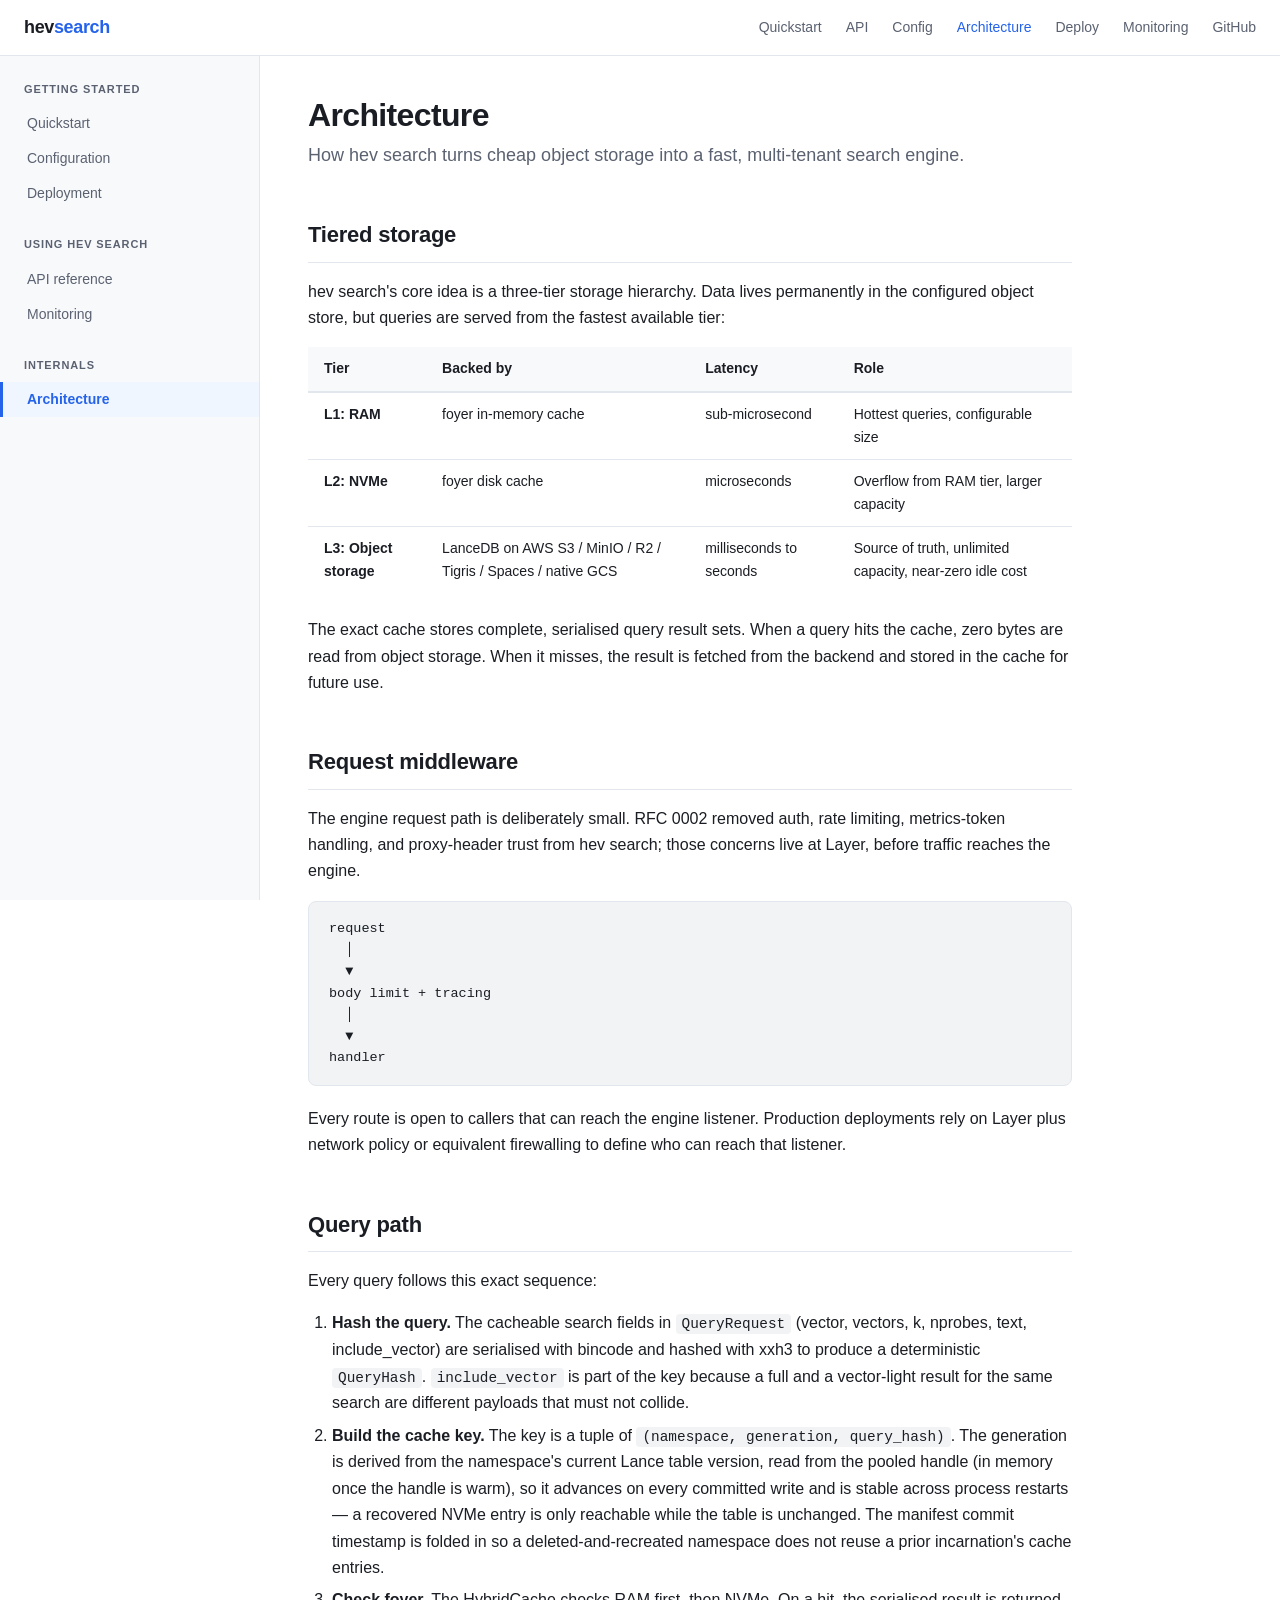
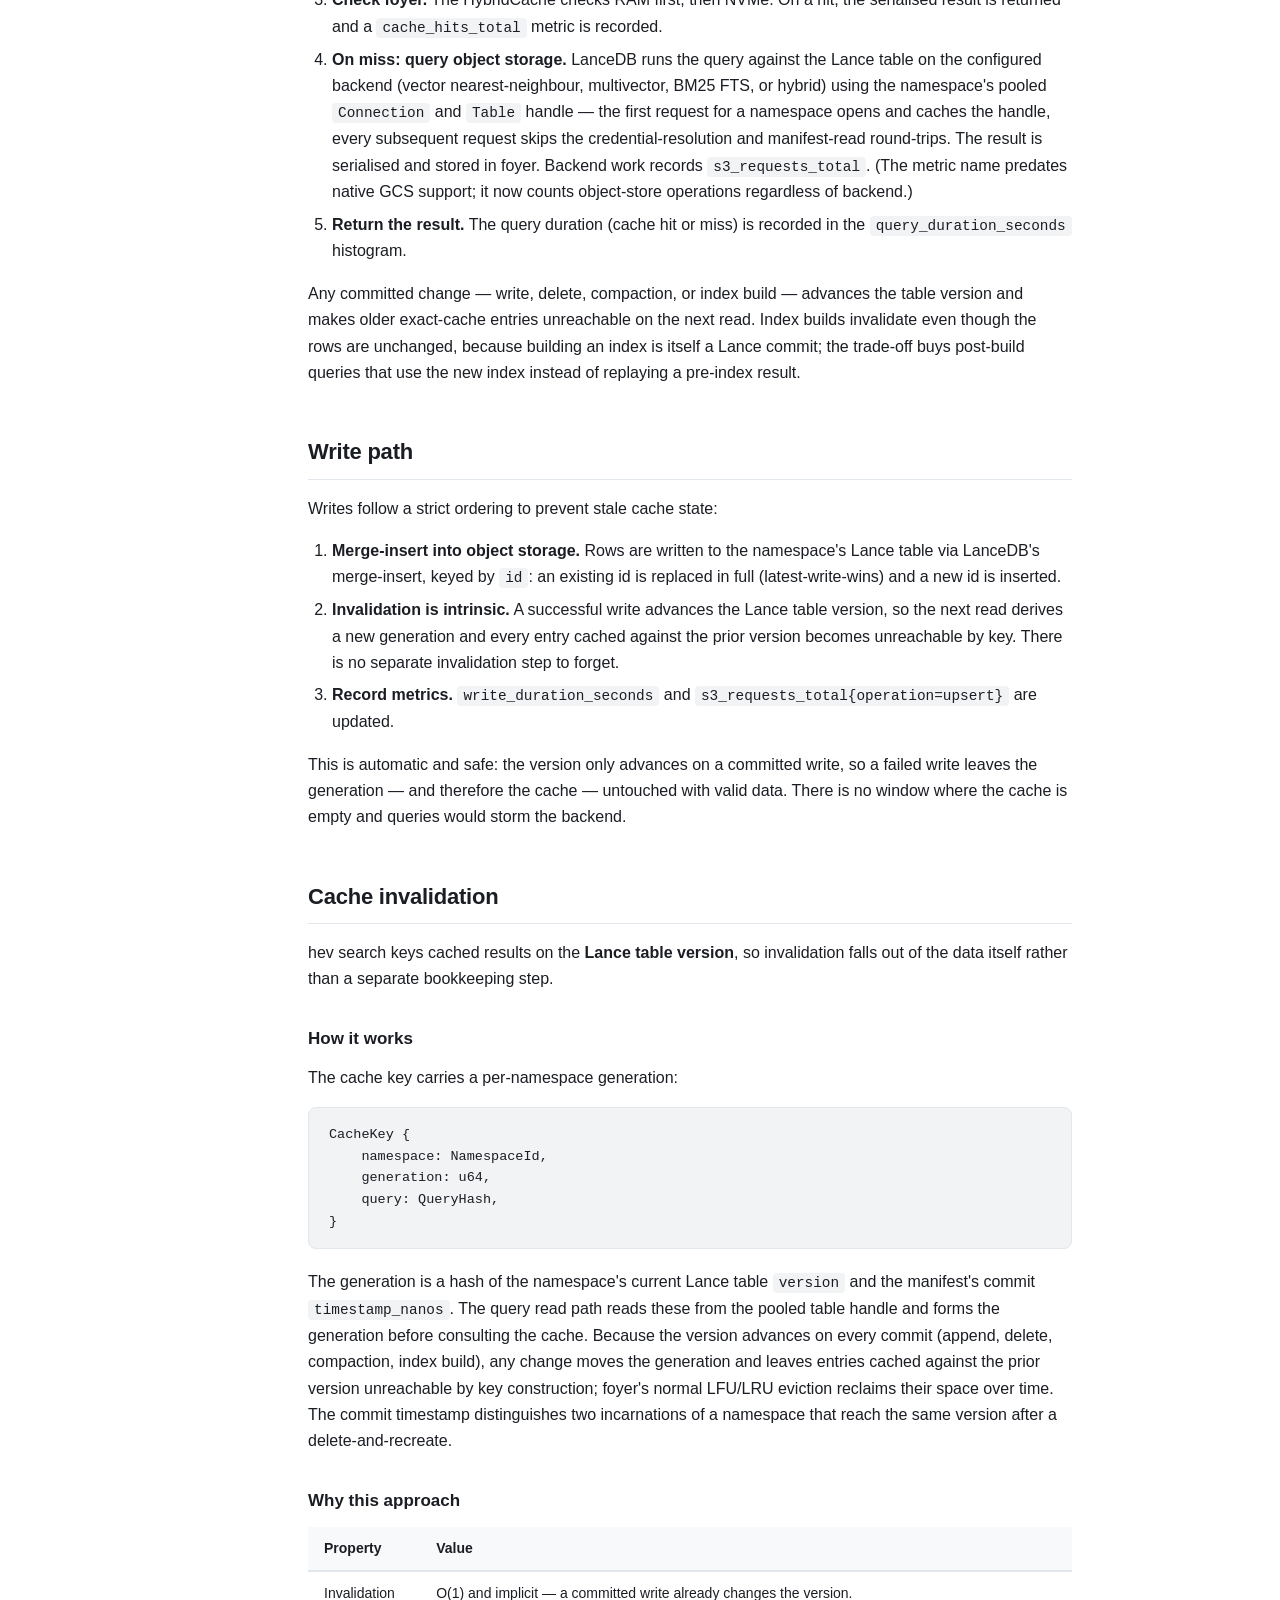
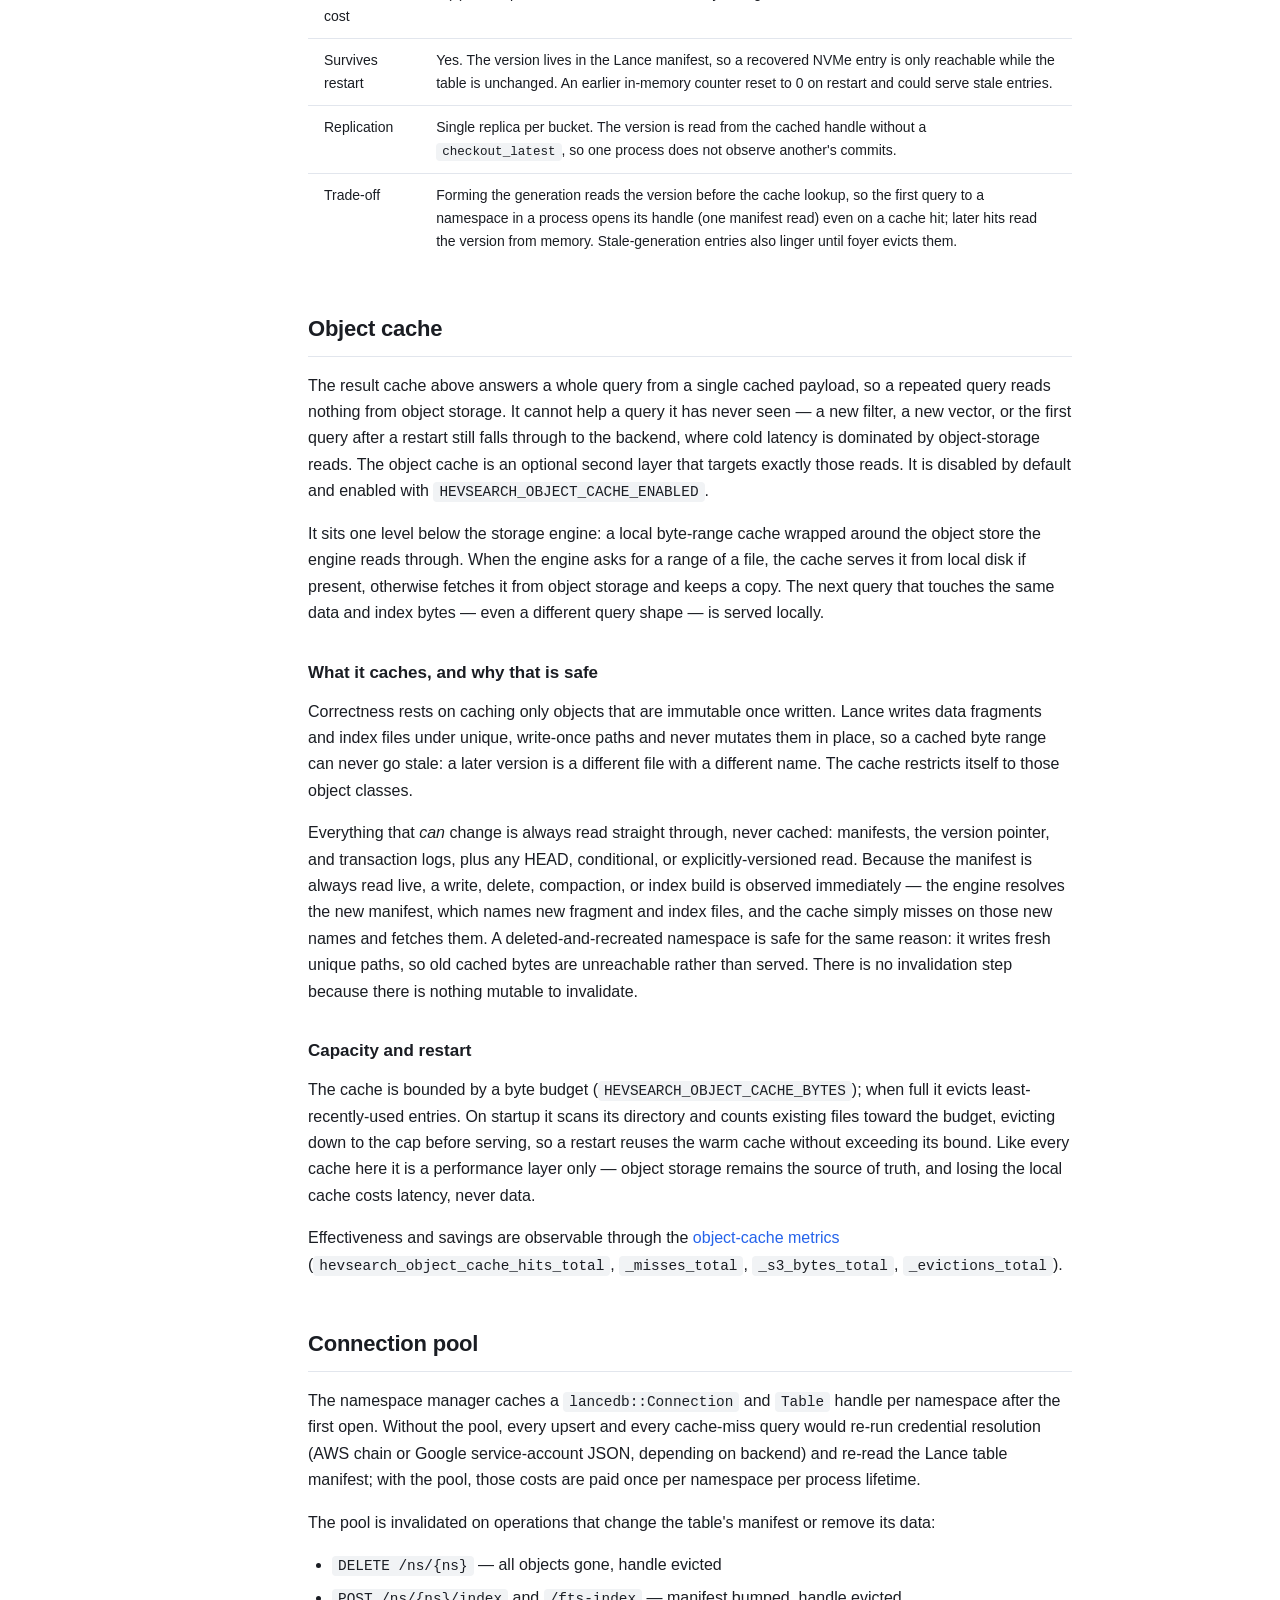
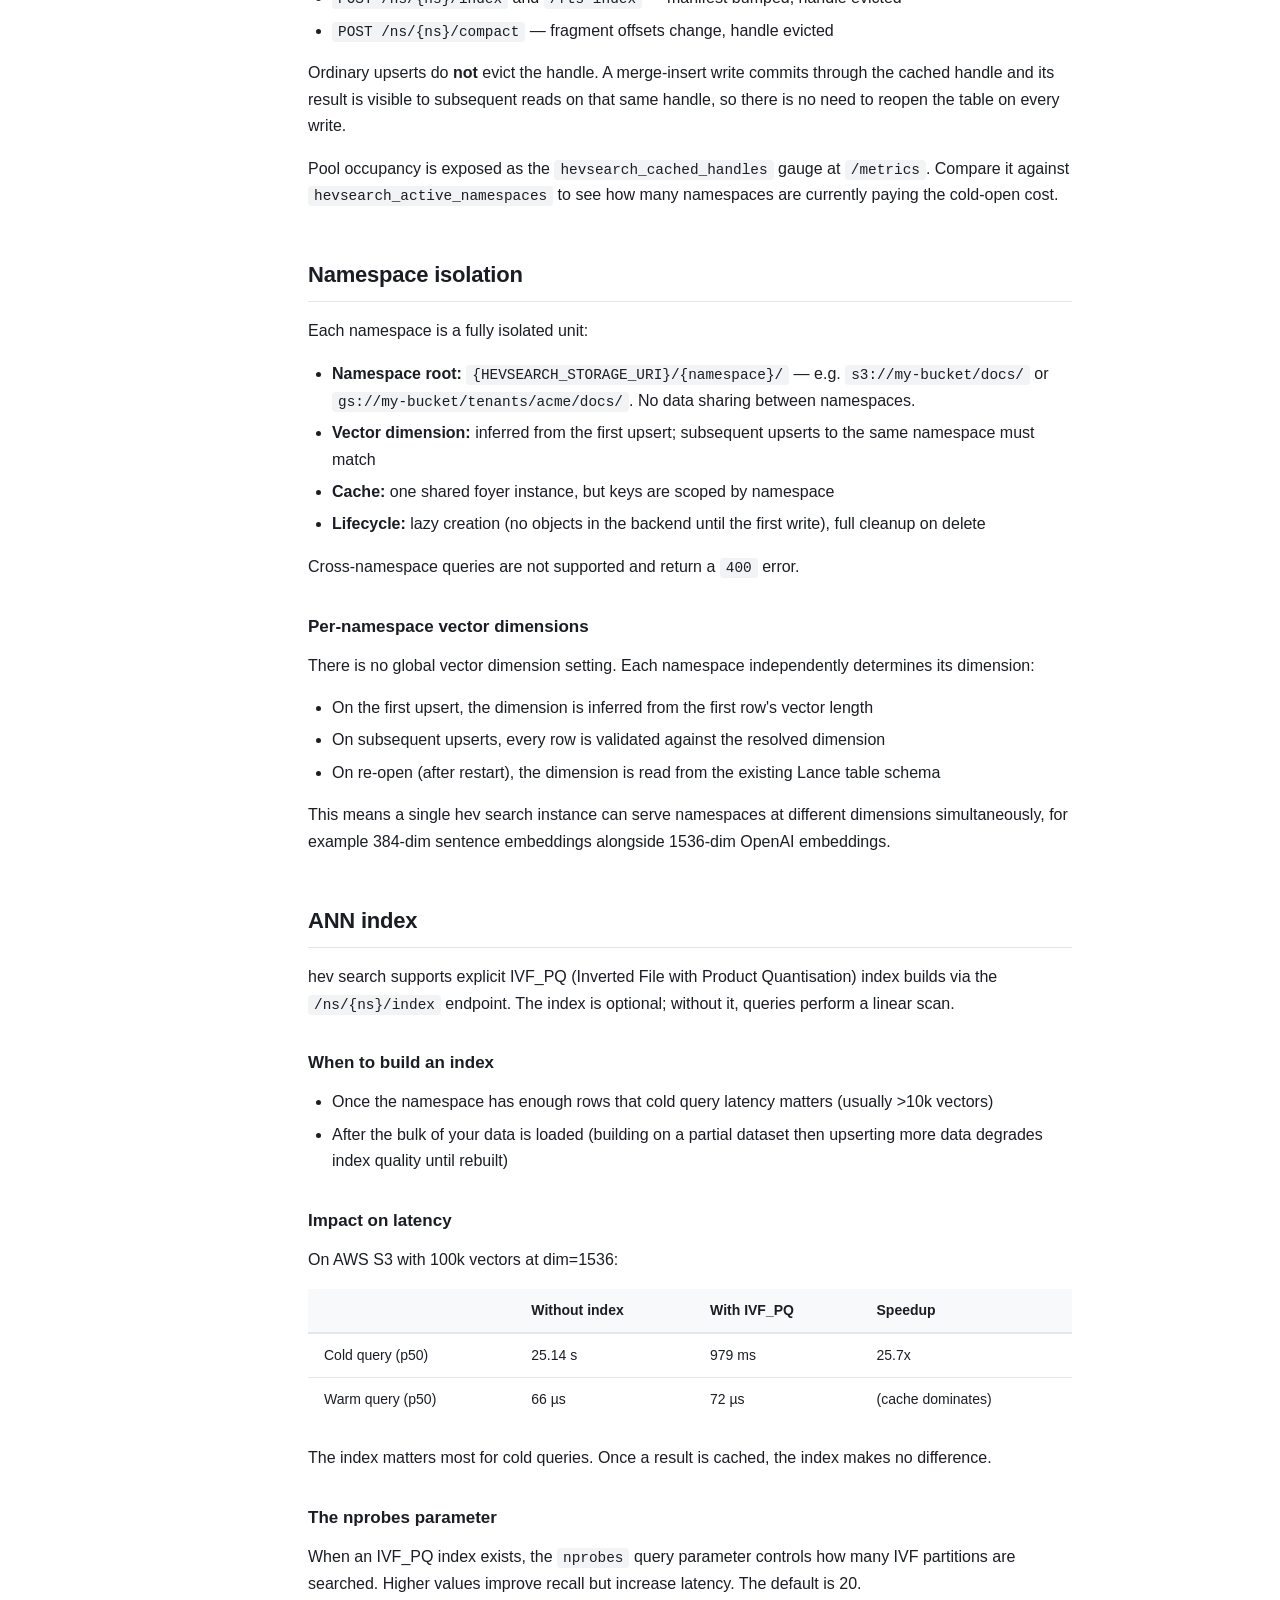
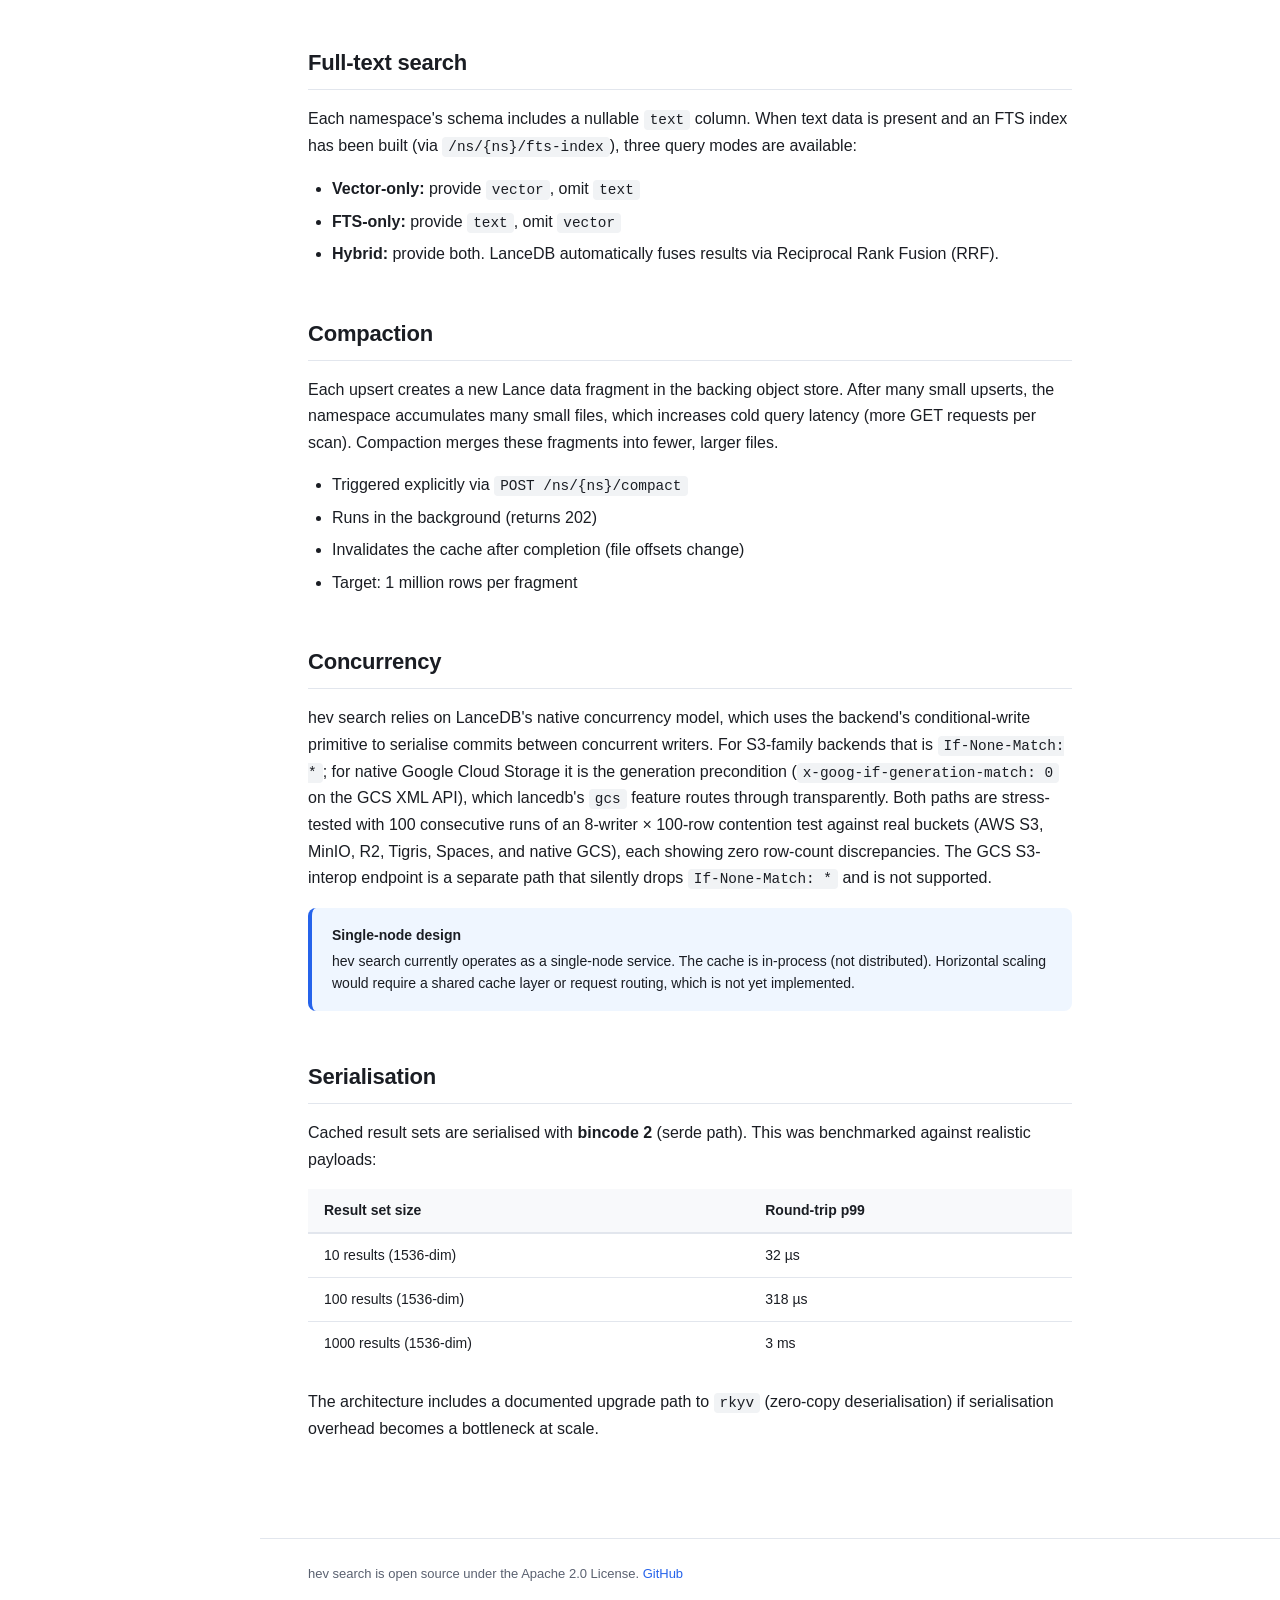
<file: docs/architecture.html>
<!DOCTYPE html>
<html lang="en">
<head>
  <meta charset="utf-8">
  <meta name="viewport" content="width=device-width, initial-scale=1">
  <title>Architecture - hev search</title>
  <meta name="description" content="How hev search works internally: tiered storage, cache invalidation, namespace isolation, and the query and write paths.">
  <link rel="stylesheet" href="style.css">
</head>
<body>

<header class="site-header">
  <button class="menu-toggle" aria-label="Toggle sidebar">
    <svg width="20" height="20" fill="none" stroke="currentColor" stroke-width="2"><path d="M3 6h14M3 10h14M3 14h14"/></svg>
  </button>
  <a href="index.html" class="logo">hev<span>search</span></a>
  <nav>
    <a href="quickstart.html">Quickstart</a>
    <a href="api.html">API</a>
    <a href="configuration.html">Config</a>
    <a href="architecture.html" class="active">Architecture</a>
    <a href="deployment.html">Deploy</a>
    <a href="monitoring.html">Monitoring</a>
    <a href="https://github.com/gordonmurray/hevsearch">GitHub</a>
  </nav>
</header>

<div class="layout">
  <aside class="sidebar">
    <div class="sidebar-section">
      <h4>Getting started</h4>
      <a href="quickstart.html">Quickstart</a>
      <a href="configuration.html">Configuration</a>
      <a href="deployment.html">Deployment</a>
    </div>
    <div class="sidebar-section">
      <h4>Using hev search</h4>
      <a href="api.html">API reference</a>
      <a href="monitoring.html">Monitoring</a>
    </div>
    <div class="sidebar-section">
      <h4>Internals</h4>
      <a href="architecture.html" class="active">Architecture</a>
    </div>
  </aside>

  <main class="content">
    <h1>Architecture</h1>
    <p class="subtitle">How hev search turns cheap object storage into a fast, multi-tenant search engine.</p>

    <h2>Tiered storage</h2>
    <p>hev search's core idea is a three-tier storage hierarchy. Data lives permanently in the configured object store, but queries are served from the fastest available tier:</p>

    <table>
      <thead><tr><th>Tier</th><th>Backed by</th><th>Latency</th><th>Role</th></tr></thead>
      <tbody>
        <tr><td><strong>L1: RAM</strong></td><td>foyer in-memory cache</td><td>sub-microsecond</td><td>Hottest queries, configurable size</td></tr>
        <tr><td><strong>L2: NVMe</strong></td><td>foyer disk cache</td><td>microseconds</td><td>Overflow from RAM tier, larger capacity</td></tr>
        <tr><td><strong>L3: Object storage</strong></td><td>LanceDB on AWS S3 / MinIO / R2 / Tigris / Spaces / native GCS</td><td>milliseconds to seconds</td><td>Source of truth, unlimited capacity, near-zero idle cost</td></tr>
      </tbody>
    </table>

    <p>The exact cache stores complete, serialised query result sets. When a query hits the cache, zero bytes are read from object storage. When it misses, the result is fetched from the backend and stored in the cache for future use.</p>

    <h2>Request middleware</h2>
    <p>The engine request path is deliberately small. RFC 0002 removed auth, rate limiting, metrics-token handling, and proxy-header trust from hev search; those concerns live at Layer, before traffic reaches the engine.</p>
    <pre><code>request
  │
  ▼
body limit + tracing
  │
  ▼
handler</code></pre>
    <p>Every route is open to callers that can reach the engine listener. Production deployments rely on Layer plus network policy or equivalent firewalling to define who can reach that listener.</p>

    <h2>Query path</h2>
    <p>Every query follows this exact sequence:</p>
    <ol>
      <li><strong>Hash the query.</strong> The cacheable search fields in <code>QueryRequest</code> (vector, vectors, k, nprobes, text, include_vector) are serialised with bincode and hashed with xxh3 to produce a deterministic <code>QueryHash</code>. <code>include_vector</code> is part of the key because a full and a vector-light result for the same search are different payloads that must not collide.</li>
      <li><strong>Build the cache key.</strong> The key is a tuple of <code>(namespace, generation, query_hash)</code>. The generation is derived from the namespace's current Lance table version, read from the pooled handle (in memory once the handle is warm), so it advances on every committed write and is stable across process restarts &mdash; a recovered NVMe entry is only reachable while the table is unchanged. The manifest commit timestamp is folded in so a deleted-and-recreated namespace does not reuse a prior incarnation's cache entries.</li>
      <li><strong>Check foyer.</strong> The HybridCache checks RAM first, then NVMe. On a hit, the serialised result is returned and a <code>cache_hits_total</code> metric is recorded.</li>
      <li><strong>On miss: query object storage.</strong> LanceDB runs the query against the Lance table on the configured backend (vector nearest-neighbour, multivector, BM25 FTS, or hybrid) using the namespace's pooled <code>Connection</code> and <code>Table</code> handle &mdash; the first request for a namespace opens and caches the handle, every subsequent request skips the credential-resolution and manifest-read round-trips. The result is serialised and stored in foyer. Backend work records <code>s3_requests_total</code>. (The metric name predates native GCS support; it now counts object-store operations regardless of backend.)</li>
      <li><strong>Return the result.</strong> The query duration (cache hit or miss) is recorded in the <code>query_duration_seconds</code> histogram.</li>
    </ol>
    <p>Any committed change &mdash; write, delete, compaction, or index build &mdash; advances the table version and makes older exact-cache entries unreachable on the next read. Index builds invalidate even though the rows are unchanged, because building an index is itself a Lance commit; the trade-off buys post-build queries that use the new index instead of replaying a pre-index result.</p>

    <h2>Write path</h2>
    <p>Writes follow a strict ordering to prevent stale cache state:</p>
    <ol>
      <li><strong>Merge-insert into object storage.</strong> Rows are written to the namespace's Lance table via LanceDB's merge-insert, keyed by <code>id</code>: an existing id is replaced in full (latest-write-wins) and a new id is inserted.</li>
      <li><strong>Invalidation is intrinsic.</strong> A successful write advances the Lance table version, so the next read derives a new generation and every entry cached against the prior version becomes unreachable by key. There is no separate invalidation step to forget.</li>
      <li><strong>Record metrics.</strong> <code>write_duration_seconds</code> and <code>s3_requests_total{operation=upsert}</code> are updated.</li>
    </ol>
    <p>This is automatic and safe: the version only advances on a committed write, so a failed write leaves the generation &mdash; and therefore the cache &mdash; untouched with valid data. There is no window where the cache is empty and queries would storm the backend.</p>

    <h2>Cache invalidation</h2>
    <p>hev search keys cached results on the <strong>Lance table version</strong>, so invalidation falls out of the data itself rather than a separate bookkeeping step.</p>

    <h3>How it works</h3>
    <p>The cache key carries a per-namespace generation:</p>
    <pre><code>CacheKey {
    namespace: NamespaceId,
    generation: u64,
    query: QueryHash,
}</code></pre>
    <p>The generation is a hash of the namespace's current Lance table <code>version</code> and the manifest's commit <code>timestamp_nanos</code>. The query read path reads these from the pooled table handle and forms the generation before consulting the cache. Because the version advances on every commit (append, delete, compaction, index build), any change moves the generation and leaves entries cached against the prior version unreachable by key construction; foyer's normal LFU/LRU eviction reclaims their space over time. The commit timestamp distinguishes two incarnations of a namespace that reach the same version after a delete-and-recreate.</p>

    <h3>Why this approach</h3>
    <table>
      <thead><tr><th>Property</th><th>Value</th></tr></thead>
      <tbody>
        <tr><td>Invalidation cost</td><td>O(1) and implicit &mdash; a committed write already changes the version.</td></tr>
        <tr><td>Survives restart</td><td>Yes. The version lives in the Lance manifest, so a recovered NVMe entry is only reachable while the table is unchanged. An earlier in-memory counter reset to 0 on restart and could serve stale entries.</td></tr>
        <tr><td>Replication</td><td>Single replica per bucket. The version is read from the cached handle without a <code>checkout_latest</code>, so one process does not observe another's commits.</td></tr>
        <tr><td>Trade-off</td><td>Forming the generation reads the version before the cache lookup, so the first query to a namespace in a process opens its handle (one manifest read) even on a cache hit; later hits read the version from memory. Stale-generation entries also linger until foyer evicts them.</td></tr>
      </tbody>
    </table>

    <h2>Object cache</h2>
    <p>The result cache above answers a whole query from a single cached payload, so a repeated query reads nothing from object storage. It cannot help a query it has never seen &mdash; a new filter, a new vector, or the first query after a restart still falls through to the backend, where cold latency is dominated by object-storage reads. The object cache is an optional second layer that targets exactly those reads. It is disabled by default and enabled with <code>HEVSEARCH_OBJECT_CACHE_ENABLED</code>.</p>
    <p>It sits one level below the storage engine: a local byte-range cache wrapped around the object store the engine reads through. When the engine asks for a range of a file, the cache serves it from local disk if present, otherwise fetches it from object storage and keeps a copy. The next query that touches the same data and index bytes &mdash; even a different query shape &mdash; is served locally.</p>

    <h3>What it caches, and why that is safe</h3>
    <p>Correctness rests on caching only objects that are immutable once written. Lance writes data fragments and index files under unique, write-once paths and never mutates them in place, so a cached byte range can never go stale: a later version is a different file with a different name. The cache restricts itself to those object classes.</p>
    <p>Everything that <em>can</em> change is always read straight through, never cached: manifests, the version pointer, and transaction logs, plus any HEAD, conditional, or explicitly-versioned read. Because the manifest is always read live, a write, delete, compaction, or index build is observed immediately &mdash; the engine resolves the new manifest, which names new fragment and index files, and the cache simply misses on those new names and fetches them. A deleted-and-recreated namespace is safe for the same reason: it writes fresh unique paths, so old cached bytes are unreachable rather than served. There is no invalidation step because there is nothing mutable to invalidate.</p>

    <h3>Capacity and restart</h3>
    <p>The cache is bounded by a byte budget (<code>HEVSEARCH_OBJECT_CACHE_BYTES</code>); when full it evicts least-recently-used entries. On startup it scans its directory and counts existing files toward the budget, evicting down to the cap before serving, so a restart reuses the warm cache without exceeding its bound. Like every cache here it is a performance layer only &mdash; object storage remains the source of truth, and losing the local cache costs latency, never data.</p>
    <p>Effectiveness and savings are observable through the <a href="monitoring.html">object-cache metrics</a> (<code>hevsearch_object_cache_hits_total</code>, <code>_misses_total</code>, <code>_s3_bytes_total</code>, <code>_evictions_total</code>).</p>

    <h2>Connection pool</h2>
    <p>The namespace manager caches a <code>lancedb::Connection</code> and <code>Table</code> handle per namespace after the first open. Without the pool, every upsert and every cache-miss query would re-run credential resolution (AWS chain or Google service-account JSON, depending on backend) and re-read the Lance table manifest; with the pool, those costs are paid once per namespace per process lifetime.</p>

    <p>The pool is invalidated on operations that change the table's manifest or remove its data:</p>
    <ul>
      <li><code>DELETE /ns/{ns}</code> &mdash; all objects gone, handle evicted</li>
      <li><code>POST /ns/{ns}/index</code> and <code>/fts-index</code> &mdash; manifest bumped, handle evicted</li>
      <li><code>POST /ns/{ns}/compact</code> &mdash; fragment offsets change, handle evicted</li>
    </ul>
    <p>Ordinary upserts do <strong>not</strong> evict the handle. A merge-insert write commits through the cached handle and its result is visible to subsequent reads on that same handle, so there is no need to reopen the table on every write.</p>

    <p>Pool occupancy is exposed as the <code>hevsearch_cached_handles</code> gauge at <code>/metrics</code>. Compare it against <code>hevsearch_active_namespaces</code> to see how many namespaces are currently paying the cold-open cost.</p>

    <h2>Namespace isolation</h2>
    <p>Each namespace is a fully isolated unit:</p>
    <ul>
      <li><strong>Namespace root:</strong> <code>{HEVSEARCH_STORAGE_URI}/{namespace}/</code> &mdash; e.g. <code>s3://my-bucket/docs/</code> or <code>gs://my-bucket/tenants/acme/docs/</code>. No data sharing between namespaces.</li>
      <li><strong>Vector dimension:</strong> inferred from the first upsert; subsequent upserts to the same namespace must match</li>
      <li><strong>Cache:</strong> one shared foyer instance, but keys are scoped by namespace</li>
      <li><strong>Lifecycle:</strong> lazy creation (no objects in the backend until the first write), full cleanup on delete</li>
    </ul>
    <p>Cross-namespace queries are not supported and return a <code>400</code> error.</p>

    <h3>Per-namespace vector dimensions</h3>
    <p>There is no global vector dimension setting. Each namespace independently determines its dimension:</p>
    <ul>
      <li>On the first upsert, the dimension is inferred from the first row's vector length</li>
      <li>On subsequent upserts, every row is validated against the resolved dimension</li>
      <li>On re-open (after restart), the dimension is read from the existing Lance table schema</li>
    </ul>
    <p>This means a single hev search instance can serve namespaces at different dimensions simultaneously, for example 384-dim sentence embeddings alongside 1536-dim OpenAI embeddings.</p>

    <h2>ANN index</h2>
    <p>hev search supports explicit IVF_PQ (Inverted File with Product Quantisation) index builds via the <code>/ns/{ns}/index</code> endpoint. The index is optional; without it, queries perform a linear scan.</p>

    <h3>When to build an index</h3>
    <ul>
      <li>Once the namespace has enough rows that cold query latency matters (usually &gt;10k vectors)</li>
      <li>After the bulk of your data is loaded (building on a partial dataset then upserting more data degrades index quality until rebuilt)</li>
    </ul>

    <h3>Impact on latency</h3>
    <p>On AWS S3 with 100k vectors at dim=1536:</p>
    <table>
      <thead><tr><th></th><th>Without index</th><th>With IVF_PQ</th><th>Speedup</th></tr></thead>
      <tbody>
        <tr><td>Cold query (p50)</td><td>25.14 s</td><td>979 ms</td><td>25.7x</td></tr>
        <tr><td>Warm query (p50)</td><td>66 &micro;s</td><td>72 &micro;s</td><td>(cache dominates)</td></tr>
      </tbody>
    </table>
    <p>The index matters most for cold queries. Once a result is cached, the index makes no difference.</p>

    <h3>The nprobes parameter</h3>
    <p>When an IVF_PQ index exists, the <code>nprobes</code> query parameter controls how many IVF partitions are searched. Higher values improve recall but increase latency. The default is 20.</p>

    <h2>Full-text search</h2>
    <p>Each namespace's schema includes a nullable <code>text</code> column. When text data is present and an FTS index has been built (via <code>/ns/{ns}/fts-index</code>), three query modes are available:</p>
    <ul>
      <li><strong>Vector-only:</strong> provide <code>vector</code>, omit <code>text</code></li>
      <li><strong>FTS-only:</strong> provide <code>text</code>, omit <code>vector</code></li>
      <li><strong>Hybrid:</strong> provide both. LanceDB automatically fuses results via Reciprocal Rank Fusion (RRF).</li>
    </ul>

    <h2>Compaction</h2>
    <p>Each upsert creates a new Lance data fragment in the backing object store. After many small upserts, the namespace accumulates many small files, which increases cold query latency (more GET requests per scan). Compaction merges these fragments into fewer, larger files.</p>
    <ul>
      <li>Triggered explicitly via <code>POST /ns/{ns}/compact</code></li>
      <li>Runs in the background (returns 202)</li>
      <li>Invalidates the cache after completion (file offsets change)</li>
      <li>Target: 1 million rows per fragment</li>
    </ul>

    <h2>Concurrency</h2>
    <p>hev search relies on LanceDB's native concurrency model, which uses the backend's conditional-write primitive to serialise commits between concurrent writers. For S3-family backends that is <code>If-None-Match: *</code>; for native Google Cloud Storage it is the generation precondition (<code>x-goog-if-generation-match: 0</code> on the GCS XML API), which lancedb's <code>gcs</code> feature routes through transparently. Both paths are stress-tested with 100 consecutive runs of an 8-writer × 100-row contention test against real buckets (AWS S3, MinIO, R2, Tigris, Spaces, and native GCS), each showing zero row-count discrepancies. The GCS S3-interop endpoint is a separate path that silently drops <code>If-None-Match: *</code> and is not supported.</p>

    <div class="callout callout-info">
      <div class="callout-title">Single-node design</div>
      hev search currently operates as a single-node service. The cache is in-process (not distributed). Horizontal scaling would require a shared cache layer or request routing, which is not yet implemented.
    </div>

    <h2>Serialisation</h2>
    <p>Cached result sets are serialised with <strong>bincode 2</strong> (serde path). This was benchmarked against realistic payloads:</p>
    <table>
      <thead><tr><th>Result set size</th><th>Round-trip p99</th></tr></thead>
      <tbody>
        <tr><td>10 results (1536-dim)</td><td>32 &micro;s</td></tr>
        <tr><td>100 results (1536-dim)</td><td>318 &micro;s</td></tr>
        <tr><td>1000 results (1536-dim)</td><td>3 ms</td></tr>
      </tbody>
    </table>
    <p>The architecture includes a documented upgrade path to <code>rkyv</code> (zero-copy deserialisation) if serialisation overhead becomes a bottleneck at scale.</p>

  </main>
</div>

<footer class="site-footer">
  hev search is open source under the Apache 2.0 License.
  <a href="https://github.com/gordonmurray/hevsearch">GitHub</a>
</footer>

<script src="main.js"></script>
</body>
</html>
</file>
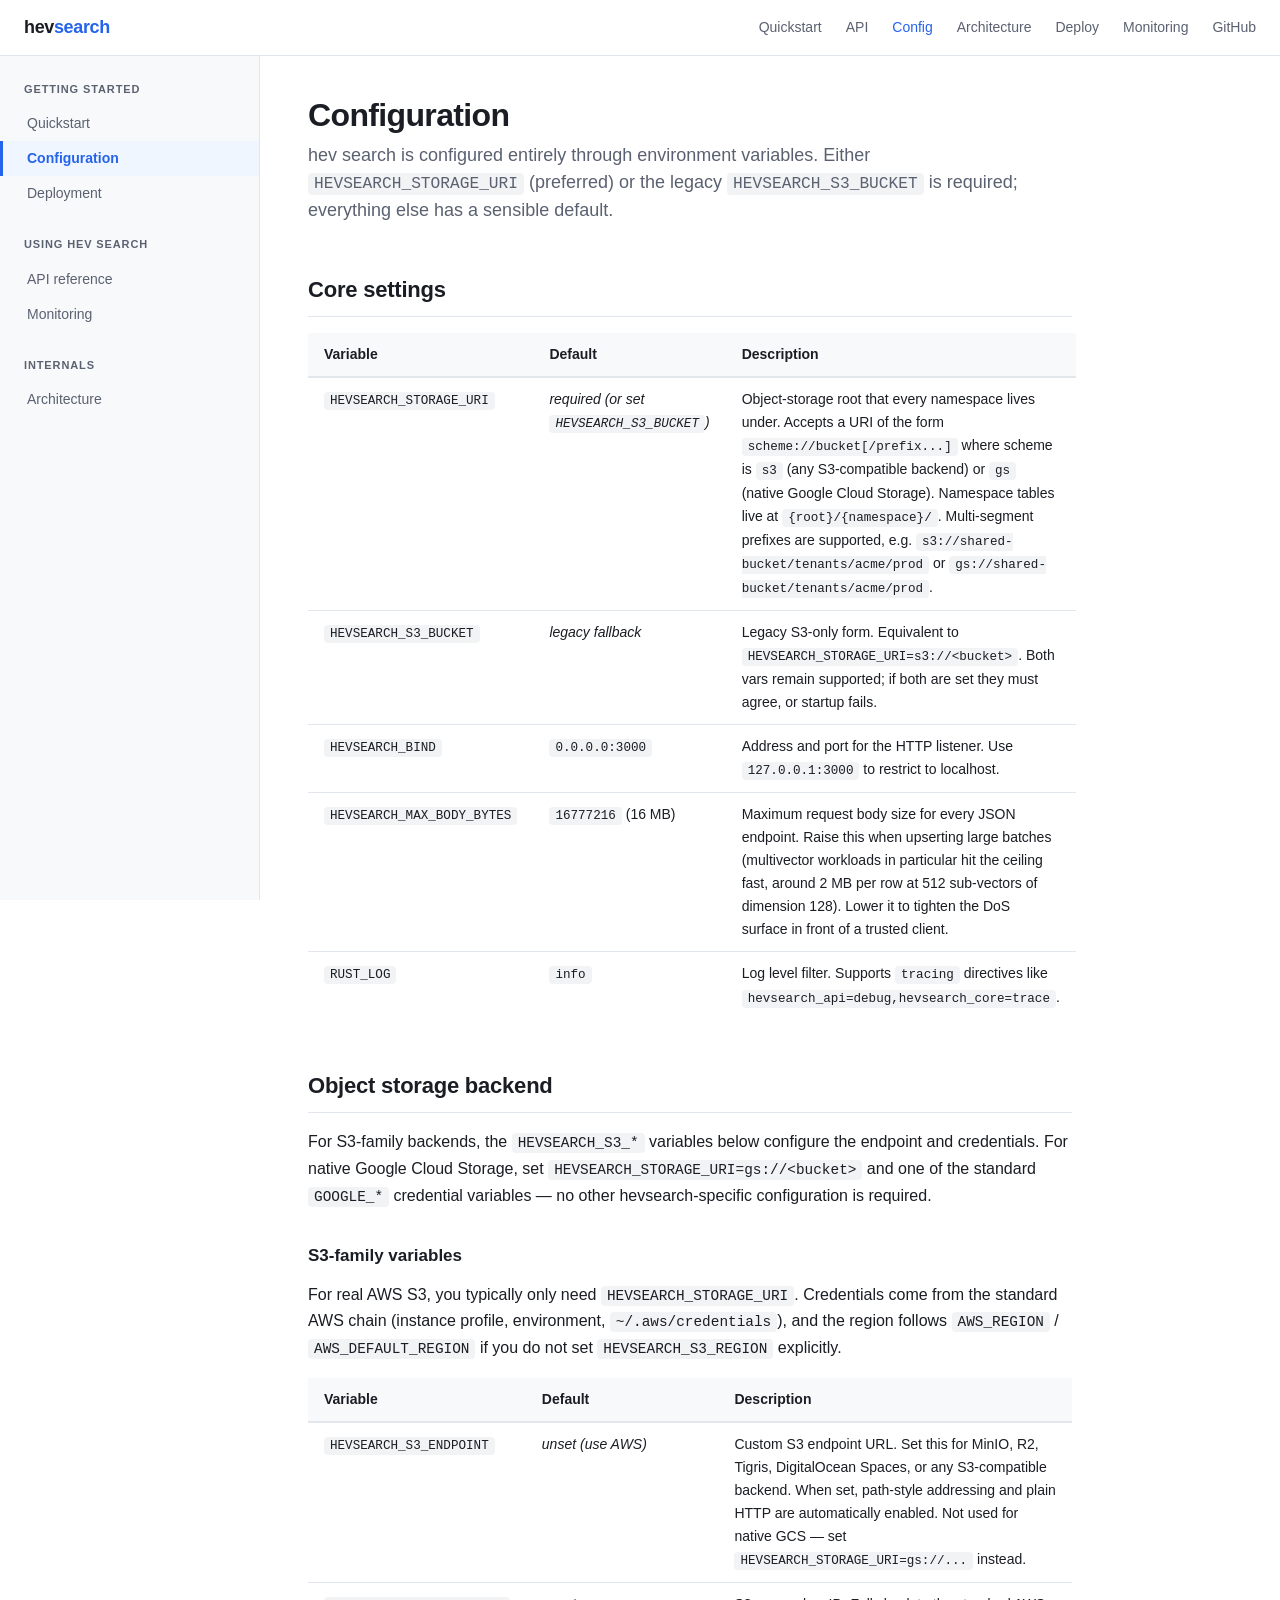
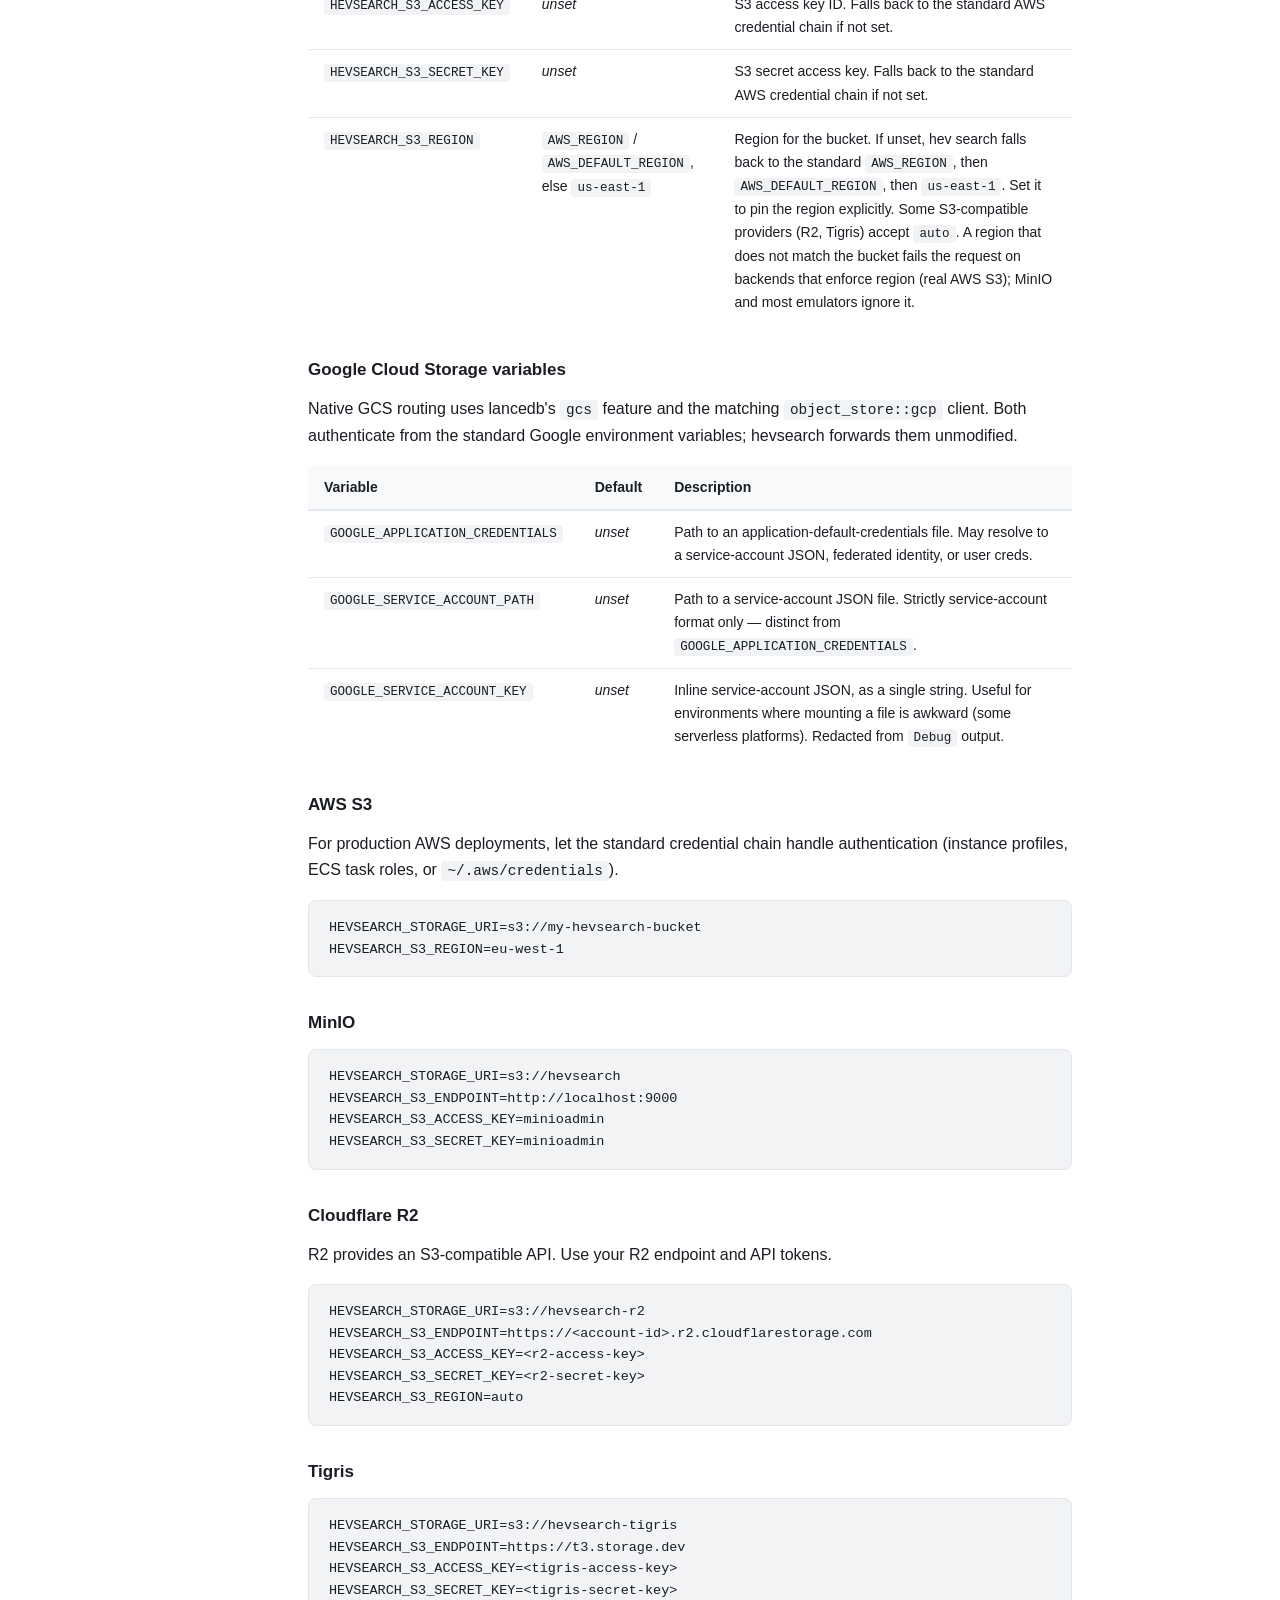
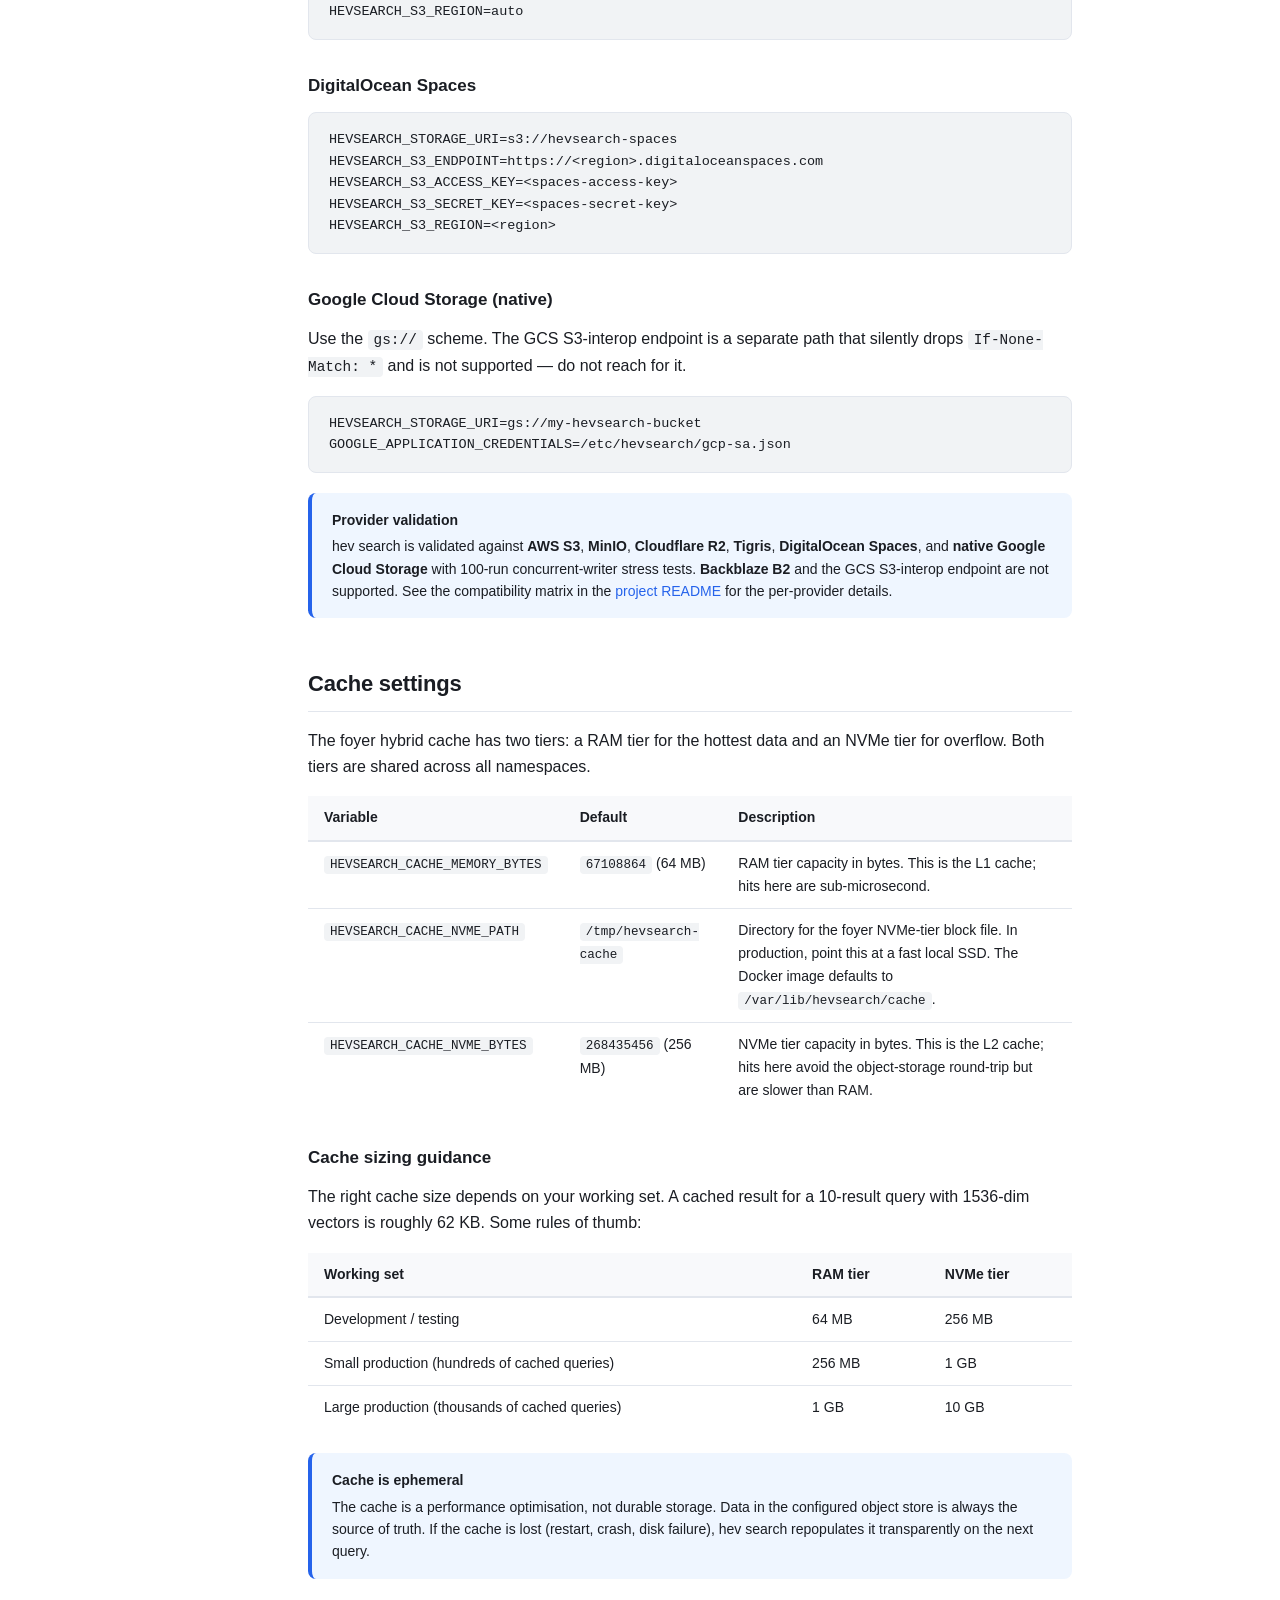
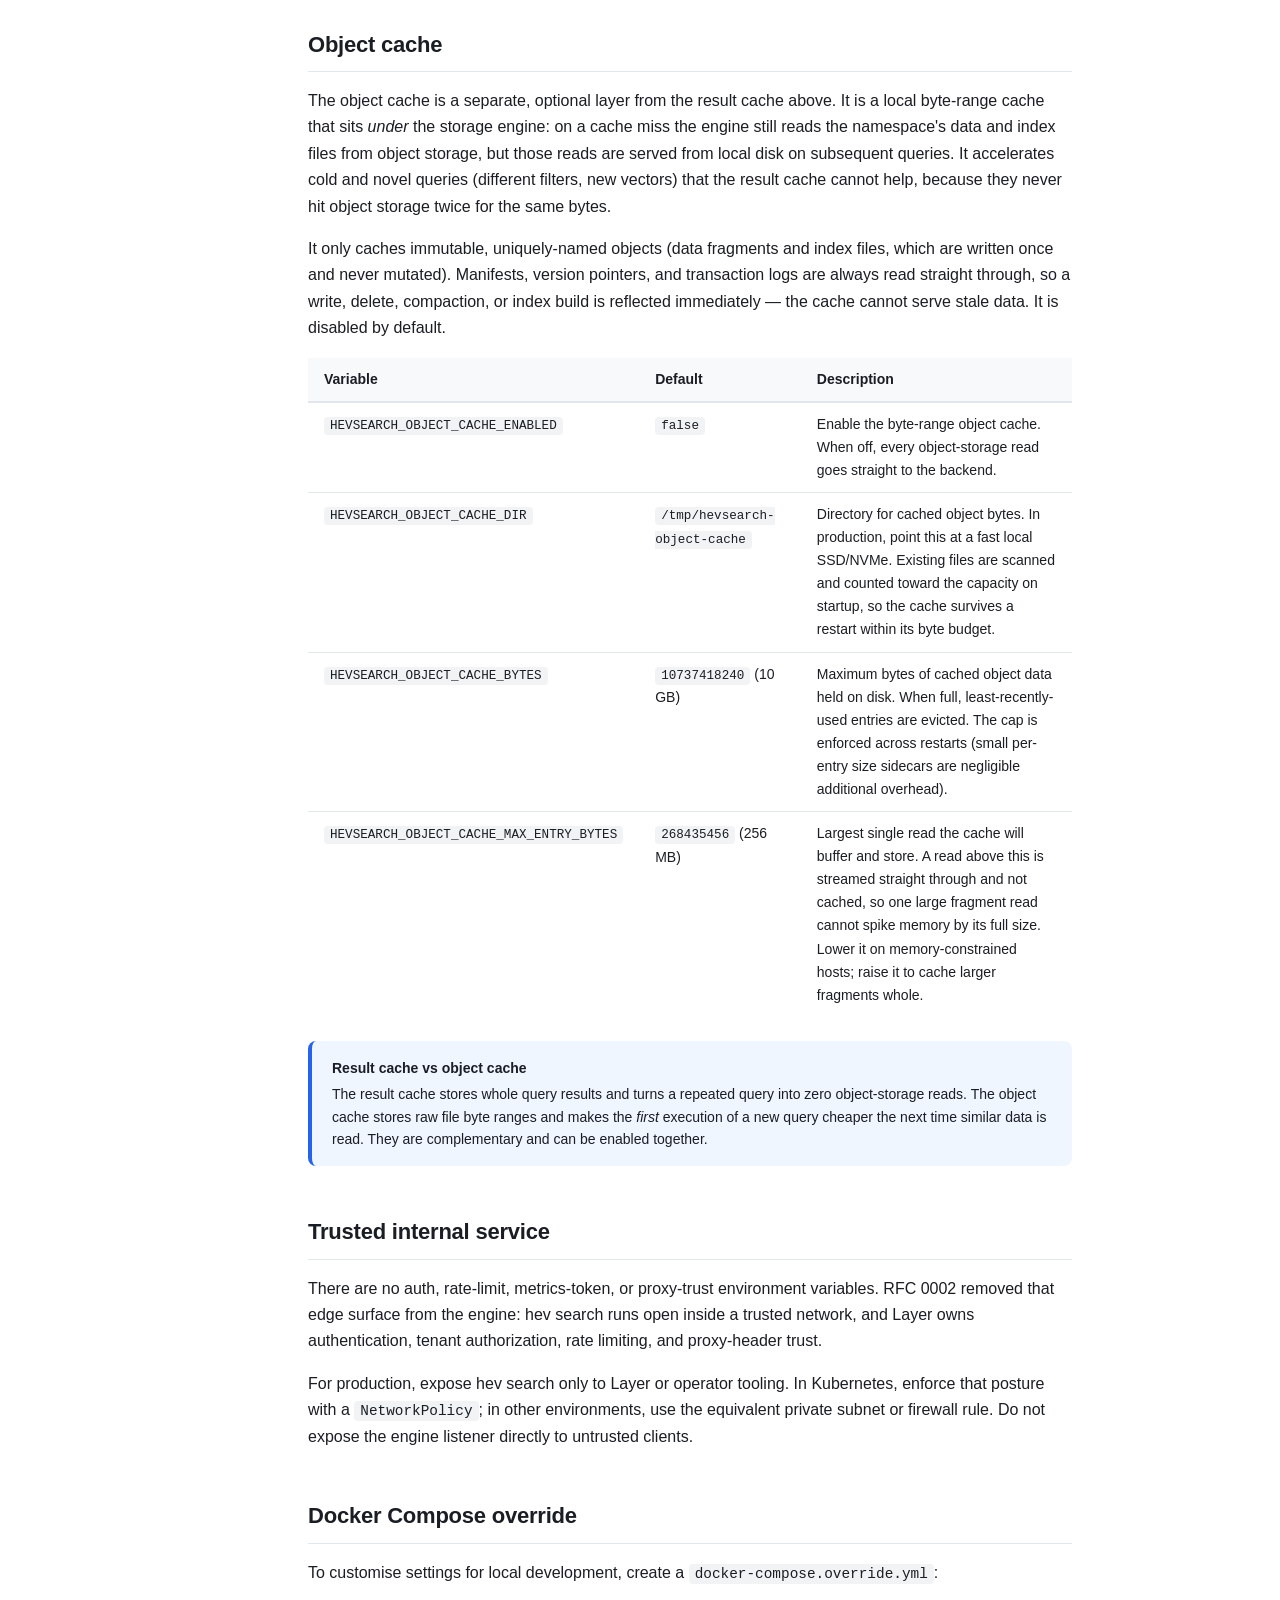
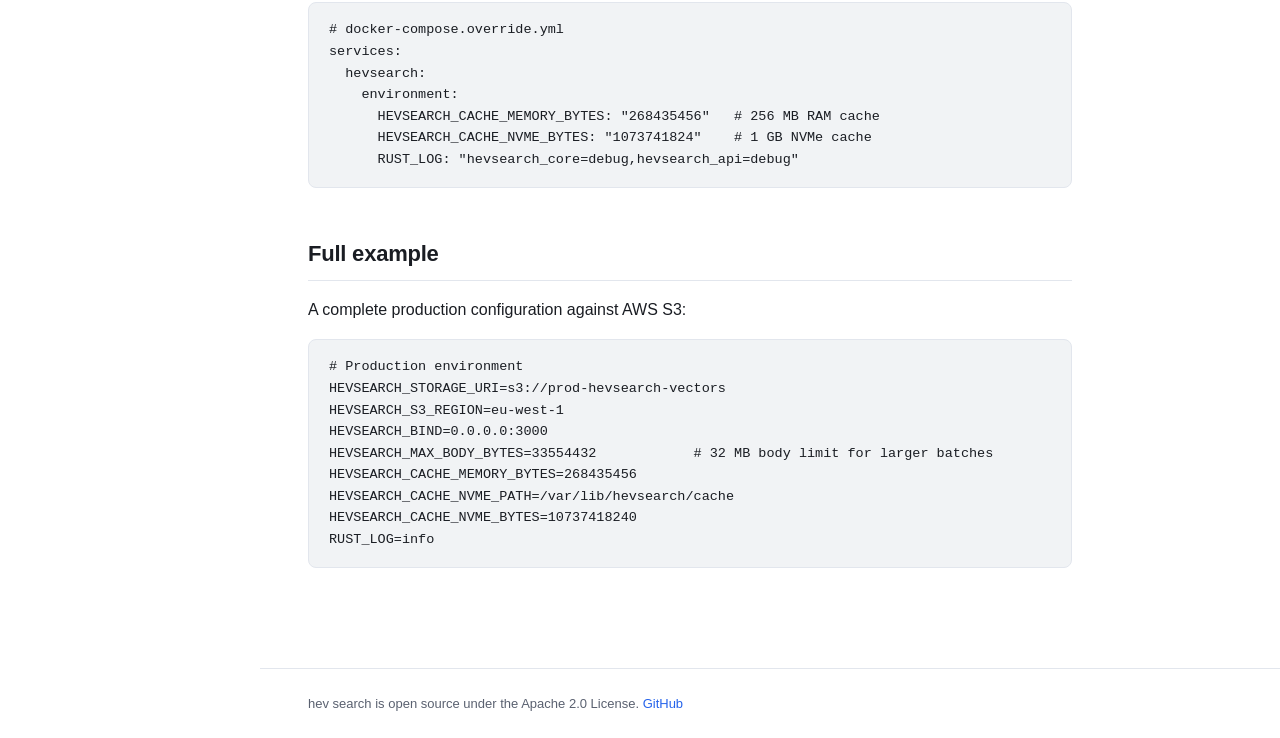
<file: docs/configuration.html>
<!DOCTYPE html>
<html lang="en">
<head>
  <meta charset="utf-8">
  <meta name="viewport" content="width=device-width, initial-scale=1">
  <title>Configuration - hev search</title>
  <meta name="description" content="All environment variables for configuring hev search: object-storage backends (S3-family and native GCS), cache sizing, bind address, and logging.">
  <link rel="stylesheet" href="style.css">
</head>
<body>

<header class="site-header">
  <button class="menu-toggle" aria-label="Toggle sidebar">
    <svg width="20" height="20" fill="none" stroke="currentColor" stroke-width="2"><path d="M3 6h14M3 10h14M3 14h14"/></svg>
  </button>
  <a href="index.html" class="logo">hev<span>search</span></a>
  <nav>
    <a href="quickstart.html">Quickstart</a>
    <a href="api.html">API</a>
    <a href="configuration.html" class="active">Config</a>
    <a href="architecture.html">Architecture</a>
    <a href="deployment.html">Deploy</a>
    <a href="monitoring.html">Monitoring</a>
    <a href="https://github.com/gordonmurray/hevsearch">GitHub</a>
  </nav>
</header>

<div class="layout">
  <aside class="sidebar">
    <div class="sidebar-section">
      <h4>Getting started</h4>
      <a href="quickstart.html">Quickstart</a>
      <a href="configuration.html" class="active">Configuration</a>
      <a href="deployment.html">Deployment</a>
    </div>
    <div class="sidebar-section">
      <h4>Using hev search</h4>
      <a href="api.html">API reference</a>
      <a href="monitoring.html">Monitoring</a>
    </div>
    <div class="sidebar-section">
      <h4>Internals</h4>
      <a href="architecture.html">Architecture</a>
    </div>
  </aside>

  <main class="content">
    <h1>Configuration</h1>
    <p class="subtitle">hev search is configured entirely through environment variables. Either <code>HEVSEARCH_STORAGE_URI</code> (preferred) or the legacy <code>HEVSEARCH_S3_BUCKET</code> is required; everything else has a sensible default.</p>

    <h2>Core settings</h2>

    <table>
      <thead><tr><th>Variable</th><th>Default</th><th>Description</th></tr></thead>
      <tbody>
        <tr>
          <td><code>HEVSEARCH_STORAGE_URI</code></td>
          <td><em>required (or set <code>HEVSEARCH_S3_BUCKET</code>)</em></td>
          <td>Object-storage root that every namespace lives under. Accepts a URI of the form <code>scheme://bucket[/prefix...]</code> where scheme is <code>s3</code> (any S3-compatible backend) or <code>gs</code> (native Google Cloud Storage). Namespace tables live at <code>{root}/{namespace}/</code>. Multi-segment prefixes are supported, e.g. <code>s3://shared-bucket/tenants/acme/prod</code> or <code>gs://shared-bucket/tenants/acme/prod</code>.</td>
        </tr>
        <tr>
          <td><code>HEVSEARCH_S3_BUCKET</code></td>
          <td><em>legacy fallback</em></td>
          <td>Legacy S3-only form. Equivalent to <code>HEVSEARCH_STORAGE_URI=s3://&lt;bucket&gt;</code>. Both vars remain supported; if both are set they must agree, or startup fails.</td>
        </tr>
        <tr>
          <td><code>HEVSEARCH_BIND</code></td>
          <td><code>0.0.0.0:3000</code></td>
          <td>Address and port for the HTTP listener. Use <code>127.0.0.1:3000</code> to restrict to localhost.</td>
        </tr>
        <tr>
          <td><code>HEVSEARCH_MAX_BODY_BYTES</code></td>
          <td><code>16777216</code> (16 MB)</td>
          <td>Maximum request body size for every JSON endpoint. Raise this when upserting large batches (multivector workloads in particular hit the ceiling fast, around 2 MB per row at 512 sub-vectors of dimension 128). Lower it to tighten the DoS surface in front of a trusted client.</td>
        </tr>
        <tr>
          <td><code>RUST_LOG</code></td>
          <td><code>info</code></td>
          <td>Log level filter. Supports <code>tracing</code> directives like <code>hevsearch_api=debug,hevsearch_core=trace</code>.</td>
        </tr>
      </tbody>
    </table>

    <h2>Object storage backend</h2>
    <p>For S3-family backends, the <code>HEVSEARCH_S3_*</code> variables below configure the endpoint and credentials. For native Google Cloud Storage, set <code>HEVSEARCH_STORAGE_URI=gs://&lt;bucket&gt;</code> and one of the standard <code>GOOGLE_*</code> credential variables — no other hevsearch-specific configuration is required.</p>

    <h3>S3-family variables</h3>
    <p>For real AWS S3, you typically only need <code>HEVSEARCH_STORAGE_URI</code>. Credentials come from the standard AWS chain (instance profile, environment, <code>~/.aws/credentials</code>), and the region follows <code>AWS_REGION</code> / <code>AWS_DEFAULT_REGION</code> if you do not set <code>HEVSEARCH_S3_REGION</code> explicitly.</p>

    <table>
      <thead><tr><th>Variable</th><th>Default</th><th>Description</th></tr></thead>
      <tbody>
        <tr>
          <td><code>HEVSEARCH_S3_ENDPOINT</code></td>
          <td><em>unset (use AWS)</em></td>
          <td>Custom S3 endpoint URL. Set this for MinIO, R2, Tigris, DigitalOcean Spaces, or any S3-compatible backend. When set, path-style addressing and plain HTTP are automatically enabled. Not used for native GCS — set <code>HEVSEARCH_STORAGE_URI=gs://...</code> instead.</td>
        </tr>
        <tr>
          <td><code>HEVSEARCH_S3_ACCESS_KEY</code></td>
          <td><em>unset</em></td>
          <td>S3 access key ID. Falls back to the standard AWS credential chain if not set.</td>
        </tr>
        <tr>
          <td><code>HEVSEARCH_S3_SECRET_KEY</code></td>
          <td><em>unset</em></td>
          <td>S3 secret access key. Falls back to the standard AWS credential chain if not set.</td>
        </tr>
        <tr>
          <td><code>HEVSEARCH_S3_REGION</code></td>
          <td><code>AWS_REGION</code> / <code>AWS_DEFAULT_REGION</code>, else <code>us-east-1</code></td>
          <td>Region for the bucket. If unset, hev search falls back to the standard <code>AWS_REGION</code>, then <code>AWS_DEFAULT_REGION</code>, then <code>us-east-1</code>. Set it to pin the region explicitly. Some S3-compatible providers (R2, Tigris) accept <code>auto</code>. A region that does not match the bucket fails the request on backends that enforce region (real AWS S3); MinIO and most emulators ignore it.</td>
        </tr>
      </tbody>
    </table>

    <h3>Google Cloud Storage variables</h3>
    <p>Native GCS routing uses lancedb's <code>gcs</code> feature and the matching <code>object_store::gcp</code> client. Both authenticate from the standard Google environment variables; hevsearch forwards them unmodified.</p>

    <table>
      <thead><tr><th>Variable</th><th>Default</th><th>Description</th></tr></thead>
      <tbody>
        <tr>
          <td><code>GOOGLE_APPLICATION_CREDENTIALS</code></td>
          <td><em>unset</em></td>
          <td>Path to an application-default-credentials file. May resolve to a service-account JSON, federated identity, or user creds.</td>
        </tr>
        <tr>
          <td><code>GOOGLE_SERVICE_ACCOUNT_PATH</code></td>
          <td><em>unset</em></td>
          <td>Path to a service-account JSON file. Strictly service-account format only — distinct from <code>GOOGLE_APPLICATION_CREDENTIALS</code>.</td>
        </tr>
        <tr>
          <td><code>GOOGLE_SERVICE_ACCOUNT_KEY</code></td>
          <td><em>unset</em></td>
          <td>Inline service-account JSON, as a single string. Useful for environments where mounting a file is awkward (some serverless platforms). Redacted from <code>Debug</code> output.</td>
        </tr>
      </tbody>
    </table>

    <h3>AWS S3</h3>
    <p>For production AWS deployments, let the standard credential chain handle authentication (instance profiles, ECS task roles, or <code>~/.aws/credentials</code>).</p>
    <pre><code>HEVSEARCH_STORAGE_URI=s3://my-hevsearch-bucket
HEVSEARCH_S3_REGION=eu-west-1</code></pre>

    <h3>MinIO</h3>
    <pre><code>HEVSEARCH_STORAGE_URI=s3://hevsearch
HEVSEARCH_S3_ENDPOINT=http://localhost:9000
HEVSEARCH_S3_ACCESS_KEY=minioadmin
HEVSEARCH_S3_SECRET_KEY=minioadmin</code></pre>

    <h3>Cloudflare R2</h3>
    <p>R2 provides an S3-compatible API. Use your R2 endpoint and API tokens.</p>
    <pre><code>HEVSEARCH_STORAGE_URI=s3://hevsearch-r2
HEVSEARCH_S3_ENDPOINT=https://&lt;account-id&gt;.r2.cloudflarestorage.com
HEVSEARCH_S3_ACCESS_KEY=&lt;r2-access-key&gt;
HEVSEARCH_S3_SECRET_KEY=&lt;r2-secret-key&gt;
HEVSEARCH_S3_REGION=auto</code></pre>

    <h3>Tigris</h3>
    <pre><code>HEVSEARCH_STORAGE_URI=s3://hevsearch-tigris
HEVSEARCH_S3_ENDPOINT=https://t3.storage.dev
HEVSEARCH_S3_ACCESS_KEY=&lt;tigris-access-key&gt;
HEVSEARCH_S3_SECRET_KEY=&lt;tigris-secret-key&gt;
HEVSEARCH_S3_REGION=auto</code></pre>

    <h3>DigitalOcean Spaces</h3>
    <pre><code>HEVSEARCH_STORAGE_URI=s3://hevsearch-spaces
HEVSEARCH_S3_ENDPOINT=https://&lt;region&gt;.digitaloceanspaces.com
HEVSEARCH_S3_ACCESS_KEY=&lt;spaces-access-key&gt;
HEVSEARCH_S3_SECRET_KEY=&lt;spaces-secret-key&gt;
HEVSEARCH_S3_REGION=&lt;region&gt;</code></pre>

    <h3>Google Cloud Storage (native)</h3>
    <p>Use the <code>gs://</code> scheme. The GCS S3-interop endpoint is a separate path that silently drops <code>If-None-Match: *</code> and is not supported — do not reach for it.</p>
    <pre><code>HEVSEARCH_STORAGE_URI=gs://my-hevsearch-bucket
GOOGLE_APPLICATION_CREDENTIALS=/etc/hevsearch/gcp-sa.json</code></pre>

    <div class="callout callout-info">
      <div class="callout-title">Provider validation</div>
      hev search is validated against <strong>AWS S3</strong>, <strong>MinIO</strong>, <strong>Cloudflare R2</strong>, <strong>Tigris</strong>, <strong>DigitalOcean Spaces</strong>, and <strong>native Google Cloud Storage</strong> with 100-run concurrent-writer stress tests. <strong>Backblaze B2</strong> and the GCS S3-interop endpoint are not supported. See the compatibility matrix in the <a href="https://github.com/gordonmurray/hevsearch#storage-backends">project README</a> for the per-provider details.
    </div>

    <h2>Cache settings</h2>
    <p>The foyer hybrid cache has two tiers: a RAM tier for the hottest data and an NVMe tier for overflow. Both tiers are shared across all namespaces.</p>

    <table>
      <thead><tr><th>Variable</th><th>Default</th><th>Description</th></tr></thead>
      <tbody>
        <tr>
          <td><code>HEVSEARCH_CACHE_MEMORY_BYTES</code></td>
          <td><code>67108864</code> (64 MB)</td>
          <td>RAM tier capacity in bytes. This is the L1 cache; hits here are sub-microsecond.</td>
        </tr>
        <tr>
          <td><code>HEVSEARCH_CACHE_NVME_PATH</code></td>
          <td><code>/tmp/hevsearch-cache</code></td>
          <td>Directory for the foyer NVMe-tier block file. In production, point this at a fast local SSD. The Docker image defaults to <code>/var/lib/hevsearch/cache</code>.</td>
        </tr>
        <tr>
          <td><code>HEVSEARCH_CACHE_NVME_BYTES</code></td>
          <td><code>268435456</code> (256 MB)</td>
          <td>NVMe tier capacity in bytes. This is the L2 cache; hits here avoid the object-storage round-trip but are slower than RAM.</td>
        </tr>
      </tbody>
    </table>

    <h3>Cache sizing guidance</h3>
    <p>The right cache size depends on your working set. A cached result for a 10-result query with 1536-dim vectors is roughly 62 KB. Some rules of thumb:</p>

    <table>
      <thead><tr><th>Working set</th><th>RAM tier</th><th>NVMe tier</th></tr></thead>
      <tbody>
        <tr><td>Development / testing</td><td>64 MB</td><td>256 MB</td></tr>
        <tr><td>Small production (hundreds of cached queries)</td><td>256 MB</td><td>1 GB</td></tr>
        <tr><td>Large production (thousands of cached queries)</td><td>1 GB</td><td>10 GB</td></tr>
      </tbody>
    </table>

    <div class="callout callout-info">
      <div class="callout-title">Cache is ephemeral</div>
      The cache is a performance optimisation, not durable storage. Data in the configured object store is always the source of truth. If the cache is lost (restart, crash, disk failure), hev search repopulates it transparently on the next query.
    </div>

    <h2 id="object-cache">Object cache</h2>
    <p>The object cache is a separate, optional layer from the result cache above. It is a local byte-range cache that sits <em>under</em> the storage engine: on a cache miss the engine still reads the namespace's data and index files from object storage, but those reads are served from local disk on subsequent queries. It accelerates cold and novel queries (different filters, new vectors) that the result cache cannot help, because they never hit object storage twice for the same bytes.</p>
    <p>It only caches immutable, uniquely-named objects (data fragments and index files, which are written once and never mutated). Manifests, version pointers, and transaction logs are always read straight through, so a write, delete, compaction, or index build is reflected immediately &mdash; the cache cannot serve stale data. It is disabled by default.</p>

    <table>
      <thead><tr><th>Variable</th><th>Default</th><th>Description</th></tr></thead>
      <tbody>
        <tr>
          <td><code>HEVSEARCH_OBJECT_CACHE_ENABLED</code></td>
          <td><code>false</code></td>
          <td>Enable the byte-range object cache. When off, every object-storage read goes straight to the backend.</td>
        </tr>
        <tr>
          <td><code>HEVSEARCH_OBJECT_CACHE_DIR</code></td>
          <td><code>/tmp/hevsearch-object-cache</code></td>
          <td>Directory for cached object bytes. In production, point this at a fast local SSD/NVMe. Existing files are scanned and counted toward the capacity on startup, so the cache survives a restart within its byte budget.</td>
        </tr>
        <tr>
          <td><code>HEVSEARCH_OBJECT_CACHE_BYTES</code></td>
          <td><code>10737418240</code> (10 GB)</td>
          <td>Maximum bytes of cached object data held on disk. When full, least-recently-used entries are evicted. The cap is enforced across restarts (small per-entry size sidecars are negligible additional overhead).</td>
        </tr>
        <tr>
          <td><code>HEVSEARCH_OBJECT_CACHE_MAX_ENTRY_BYTES</code></td>
          <td><code>268435456</code> (256 MB)</td>
          <td>Largest single read the cache will buffer and store. A read above this is streamed straight through and not cached, so one large fragment read cannot spike memory by its full size. Lower it on memory-constrained hosts; raise it to cache larger fragments whole.</td>
        </tr>
      </tbody>
    </table>

    <div class="callout callout-info">
      <div class="callout-title">Result cache vs object cache</div>
      The result cache stores whole query results and turns a repeated query into zero object-storage reads. The object cache stores raw file byte ranges and makes the <em>first</em> execution of a new query cheaper the next time similar data is read. They are complementary and can be enabled together.
    </div>

    <h2 id="trusted-internal-service">Trusted internal service</h2>
    <p>There are no auth, rate-limit, metrics-token, or proxy-trust environment variables. RFC 0002 removed that edge surface from the engine: hev search runs open inside a trusted network, and Layer owns authentication, tenant authorization, rate limiting, and proxy-header trust.</p>
    <p>For production, expose hev search only to Layer or operator tooling. In Kubernetes, enforce that posture with a <code>NetworkPolicy</code>; in other environments, use the equivalent private subnet or firewall rule. Do not expose the engine listener directly to untrusted clients.</p>

    <h2>Docker Compose override</h2>
    <p>To customise settings for local development, create a <code>docker-compose.override.yml</code>:</p>
    <pre><code># docker-compose.override.yml
services:
  hevsearch:
    environment:
      HEVSEARCH_CACHE_MEMORY_BYTES: "268435456"   # 256 MB RAM cache
      HEVSEARCH_CACHE_NVME_BYTES: "1073741824"    # 1 GB NVMe cache
      RUST_LOG: "hevsearch_core=debug,hevsearch_api=debug"</code></pre>

    <h2>Full example</h2>
    <p>A complete production configuration against AWS S3:</p>
    <pre><code># Production environment
HEVSEARCH_STORAGE_URI=s3://prod-hevsearch-vectors
HEVSEARCH_S3_REGION=eu-west-1
HEVSEARCH_BIND=0.0.0.0:3000
HEVSEARCH_MAX_BODY_BYTES=33554432            # 32 MB body limit for larger batches
HEVSEARCH_CACHE_MEMORY_BYTES=268435456
HEVSEARCH_CACHE_NVME_PATH=/var/lib/hevsearch/cache
HEVSEARCH_CACHE_NVME_BYTES=10737418240
RUST_LOG=info</code></pre>

  </main>
</div>

<footer class="site-footer">
  hev search is open source under the Apache 2.0 License.
  <a href="https://github.com/gordonmurray/hevsearch">GitHub</a>
</footer>

<script src="main.js"></script>
</body>
</html>
</file>
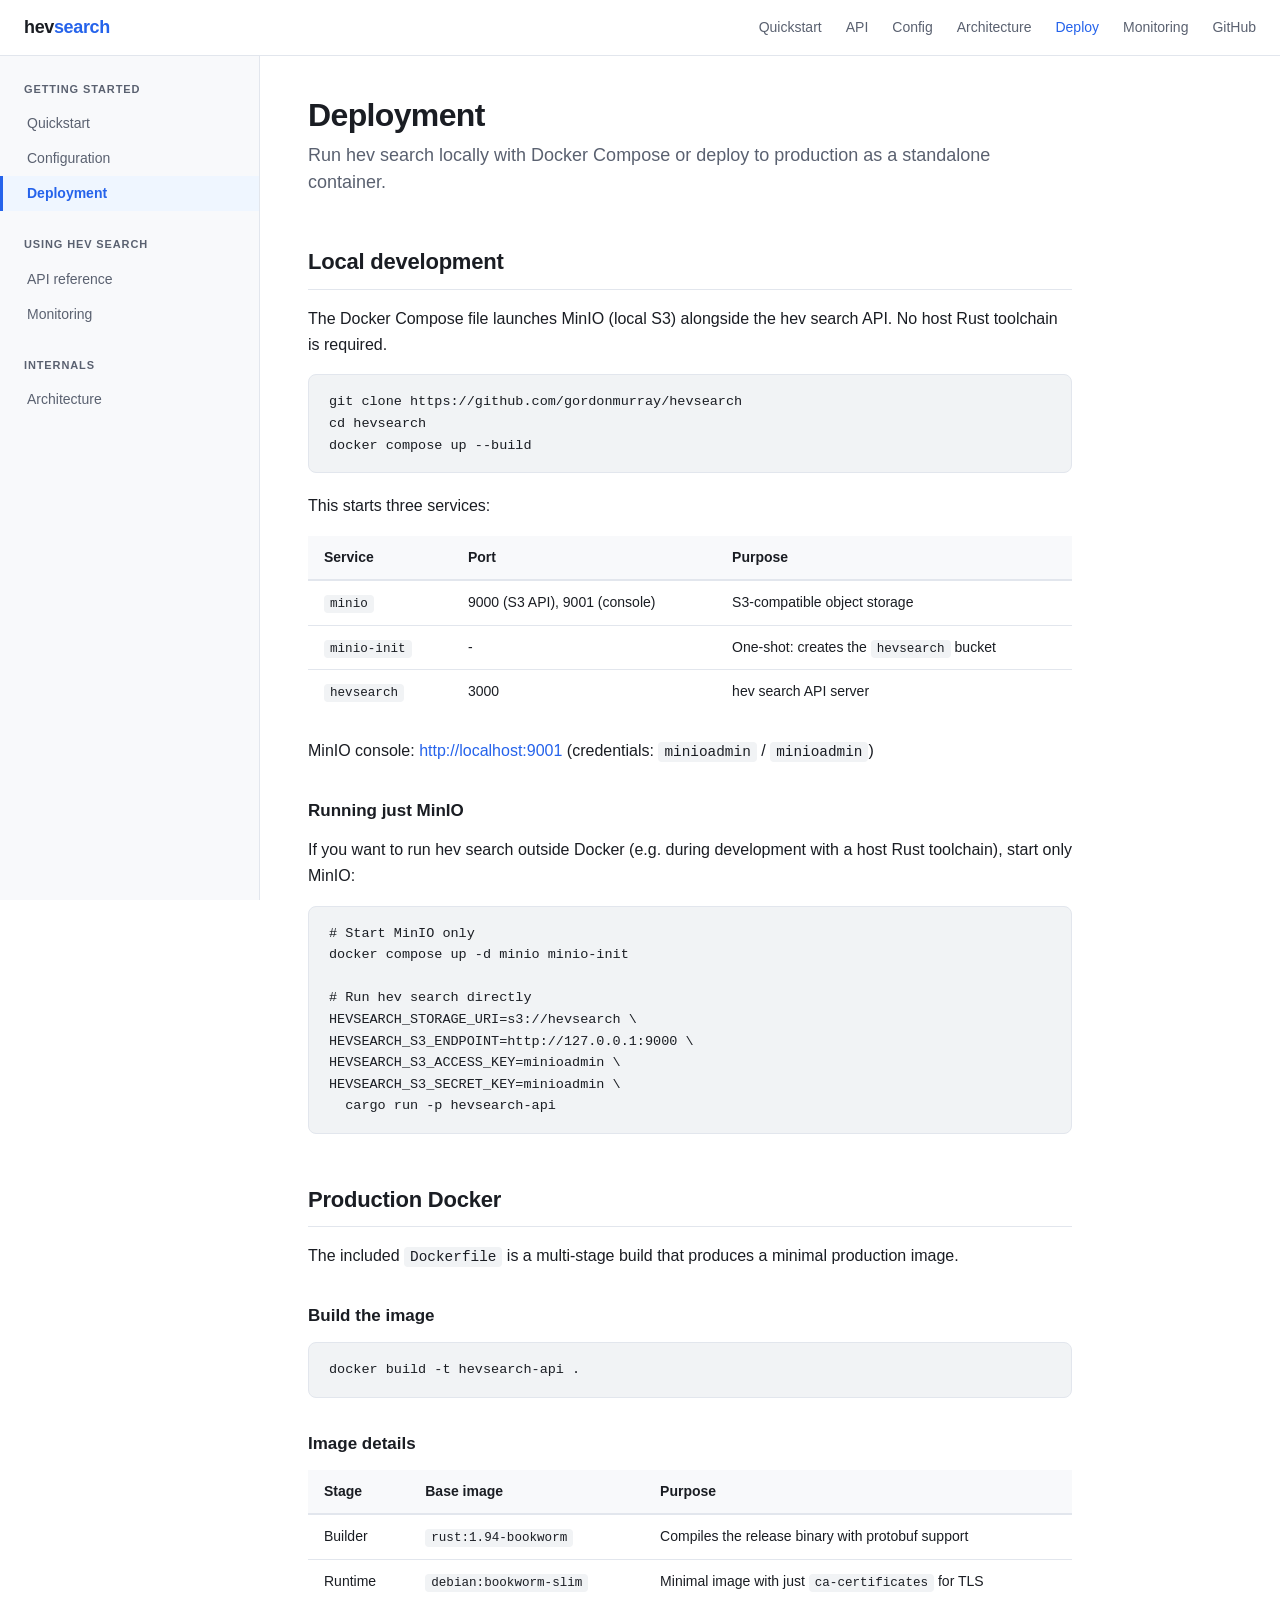
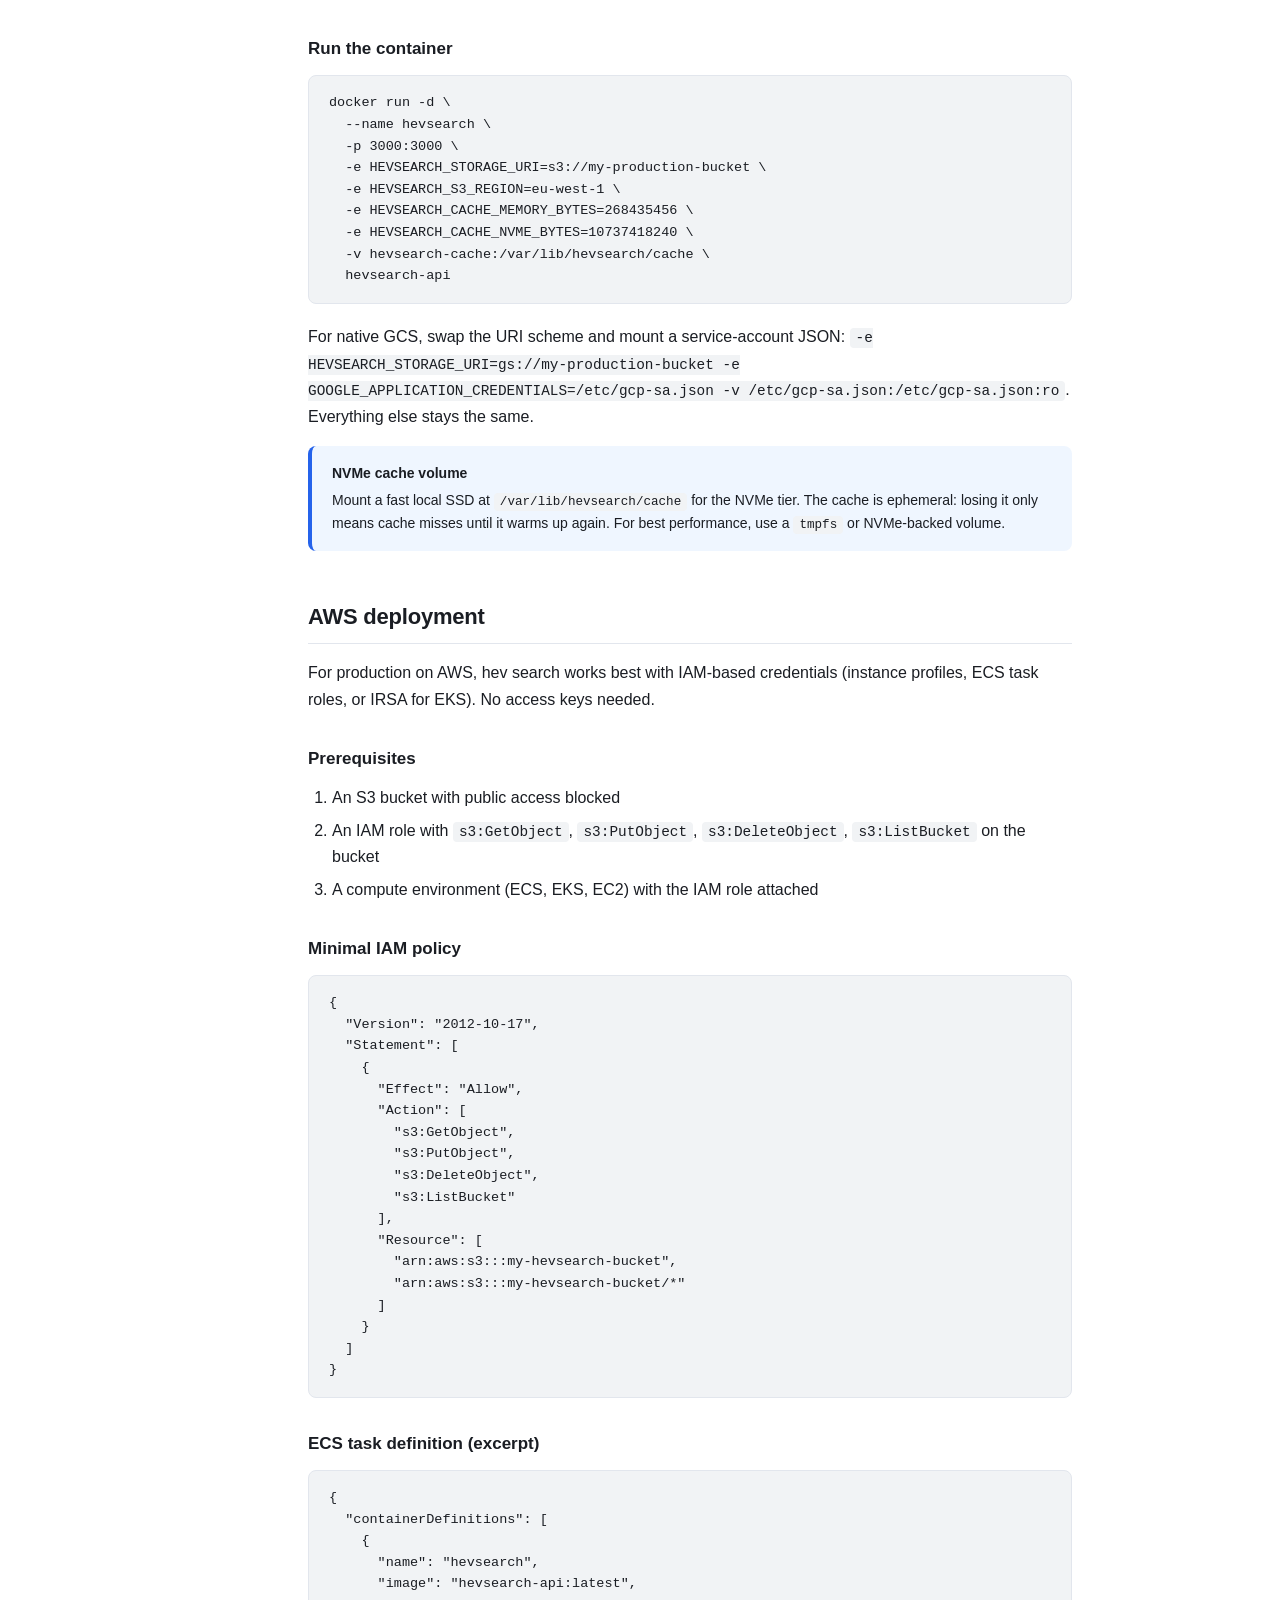
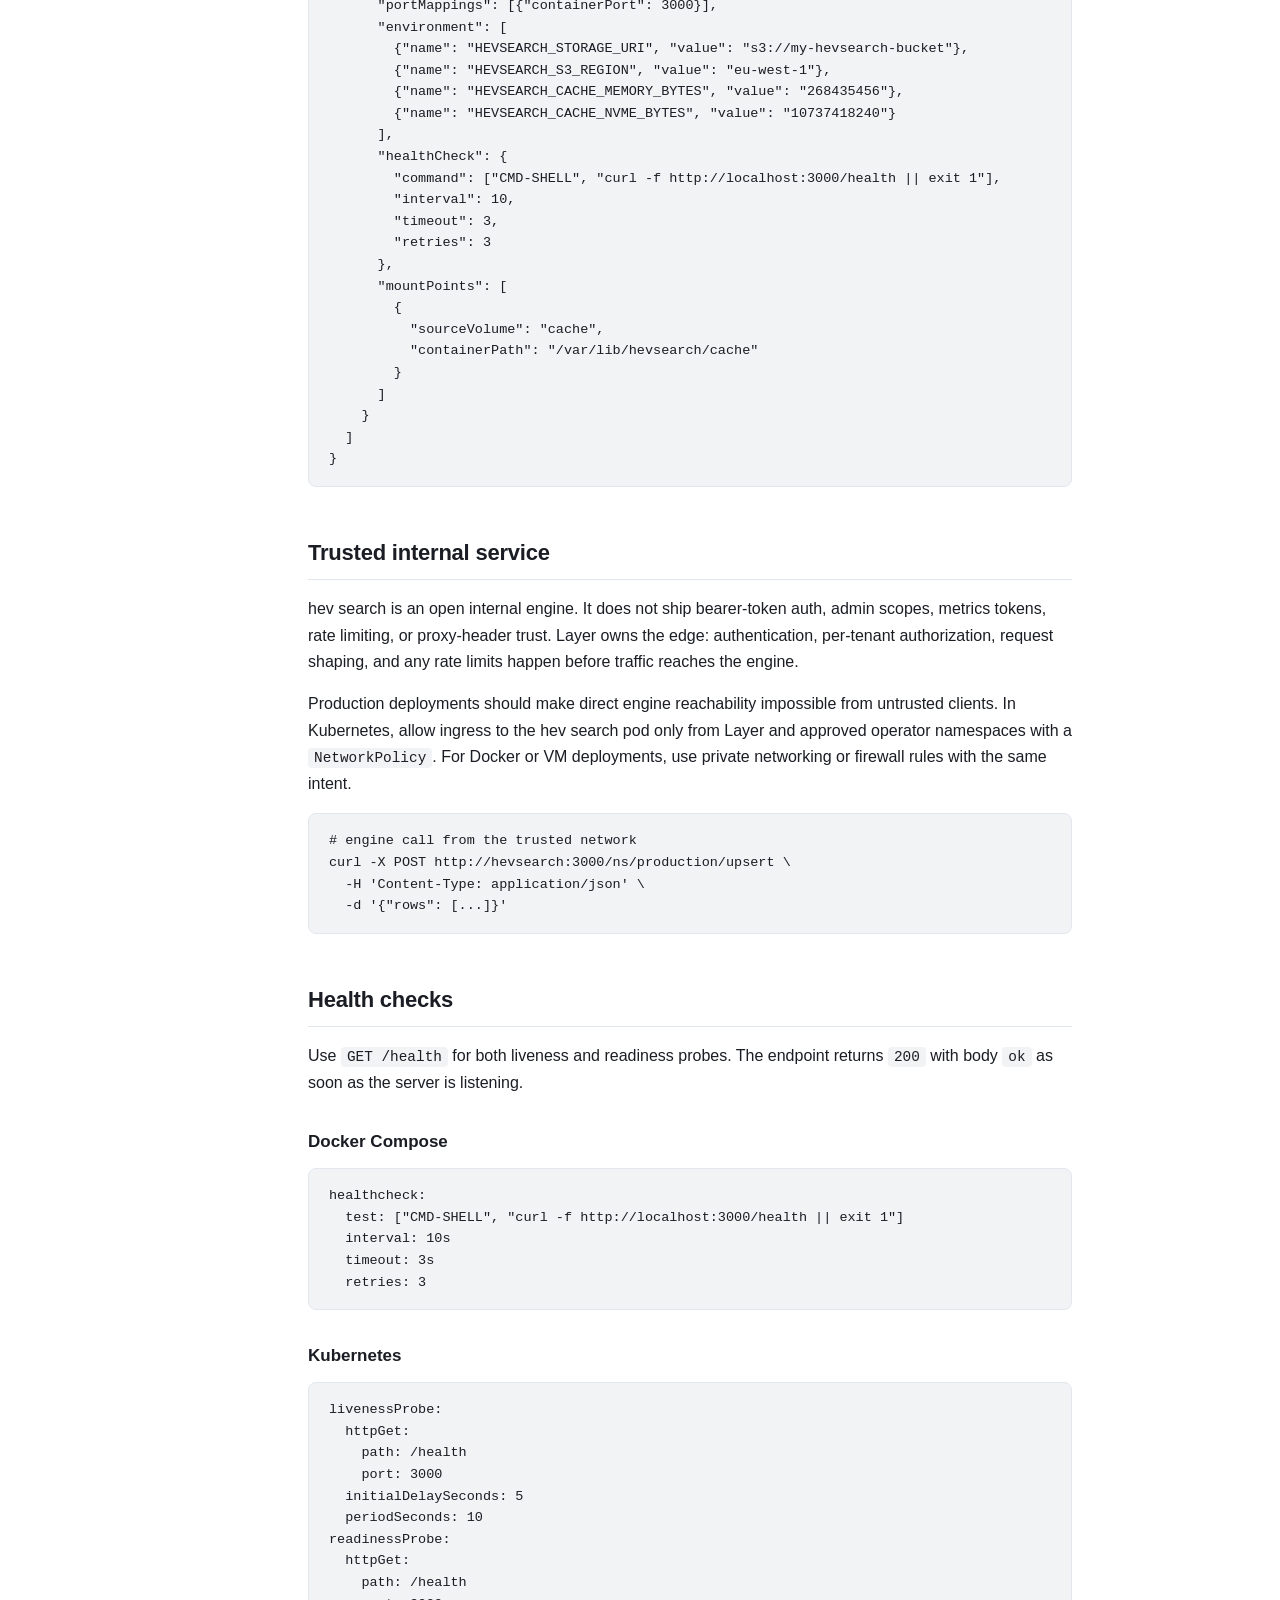
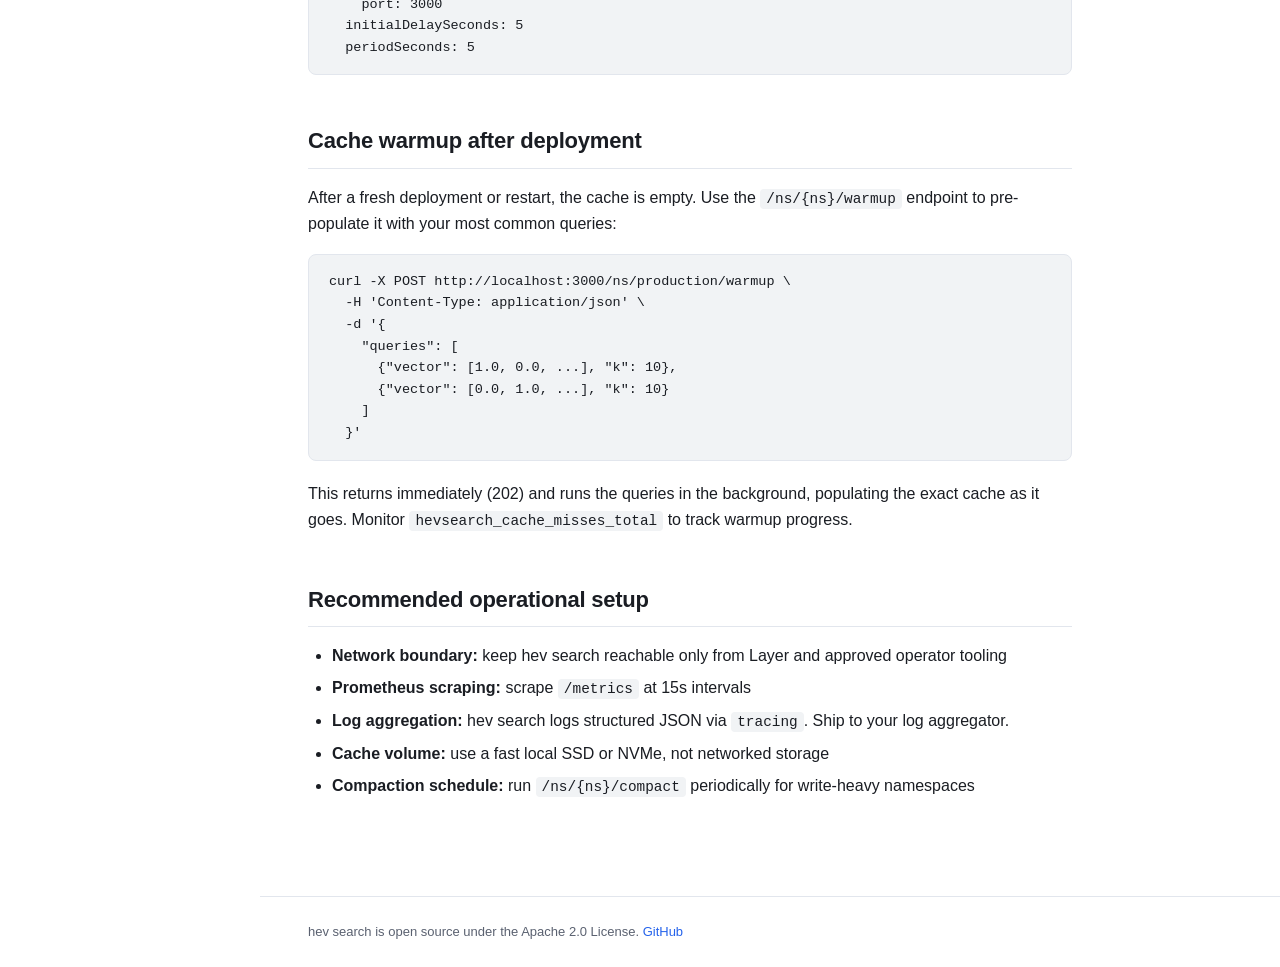
<file: docs/deployment.html>
<!DOCTYPE html>
<html lang="en">
<head>
  <meta charset="utf-8">
  <meta name="viewport" content="width=device-width, initial-scale=1">
  <title>Deployment - hev search</title>
  <meta name="description" content="Deploy hev search with Docker Compose for local development, or as a production container against AWS S3, MinIO, R2, Tigris, DigitalOcean Spaces, or native Google Cloud Storage.">
  <link rel="stylesheet" href="style.css">
</head>
<body>

<header class="site-header">
  <button class="menu-toggle" aria-label="Toggle sidebar">
    <svg width="20" height="20" fill="none" stroke="currentColor" stroke-width="2"><path d="M3 6h14M3 10h14M3 14h14"/></svg>
  </button>
  <a href="index.html" class="logo">hev<span>search</span></a>
  <nav>
    <a href="quickstart.html">Quickstart</a>
    <a href="api.html">API</a>
    <a href="configuration.html">Config</a>
    <a href="architecture.html">Architecture</a>
    <a href="deployment.html" class="active">Deploy</a>
    <a href="monitoring.html">Monitoring</a>
    <a href="https://github.com/gordonmurray/hevsearch">GitHub</a>
  </nav>
</header>

<div class="layout">
  <aside class="sidebar">
    <div class="sidebar-section">
      <h4>Getting started</h4>
      <a href="quickstart.html">Quickstart</a>
      <a href="configuration.html">Configuration</a>
      <a href="deployment.html" class="active">Deployment</a>
    </div>
    <div class="sidebar-section">
      <h4>Using hev search</h4>
      <a href="api.html">API reference</a>
      <a href="monitoring.html">Monitoring</a>
    </div>
    <div class="sidebar-section">
      <h4>Internals</h4>
      <a href="architecture.html">Architecture</a>
    </div>
  </aside>

  <main class="content">
    <h1>Deployment</h1>
    <p class="subtitle">Run hev search locally with Docker Compose or deploy to production as a standalone container.</p>

    <h2>Local development</h2>
    <p>The Docker Compose file launches MinIO (local S3) alongside the hev search API. No host Rust toolchain is required.</p>

    <pre><code>git clone https://github.com/gordonmurray/hevsearch
cd hevsearch
docker compose up --build</code></pre>

    <p>This starts three services:</p>
    <table>
      <thead><tr><th>Service</th><th>Port</th><th>Purpose</th></tr></thead>
      <tbody>
        <tr><td><code>minio</code></td><td>9000 (S3 API), 9001 (console)</td><td>S3-compatible object storage</td></tr>
        <tr><td><code>minio-init</code></td><td>-</td><td>One-shot: creates the <code>hevsearch</code> bucket</td></tr>
        <tr><td><code>hevsearch</code></td><td>3000</td><td>hev search API server</td></tr>
      </tbody>
    </table>
    <p>MinIO console: <a href="http://localhost:9001">http://localhost:9001</a> (credentials: <code>minioadmin</code> / <code>minioadmin</code>)</p>

    <h3>Running just MinIO</h3>
    <p>If you want to run hev search outside Docker (e.g. during development with a host Rust toolchain), start only MinIO:</p>
    <pre><code># Start MinIO only
docker compose up -d minio minio-init

# Run hev search directly
HEVSEARCH_STORAGE_URI=s3://hevsearch \
HEVSEARCH_S3_ENDPOINT=http://127.0.0.1:9000 \
HEVSEARCH_S3_ACCESS_KEY=minioadmin \
HEVSEARCH_S3_SECRET_KEY=minioadmin \
  cargo run -p hevsearch-api</code></pre>

    <h2>Production Docker</h2>
    <p>The included <code>Dockerfile</code> is a multi-stage build that produces a minimal production image.</p>

    <h3>Build the image</h3>
    <pre><code>docker build -t hevsearch-api .</code></pre>

    <h3>Image details</h3>
    <table>
      <thead><tr><th>Stage</th><th>Base image</th><th>Purpose</th></tr></thead>
      <tbody>
        <tr><td>Builder</td><td><code>rust:1.94-bookworm</code></td><td>Compiles the release binary with protobuf support</td></tr>
        <tr><td>Runtime</td><td><code>debian:bookworm-slim</code></td><td>Minimal image with just <code>ca-certificates</code> for TLS</td></tr>
      </tbody>
    </table>

    <h3>Run the container</h3>
    <pre><code>docker run -d \
  --name hevsearch \
  -p 3000:3000 \
  -e HEVSEARCH_STORAGE_URI=s3://my-production-bucket \
  -e HEVSEARCH_S3_REGION=eu-west-1 \
  -e HEVSEARCH_CACHE_MEMORY_BYTES=268435456 \
  -e HEVSEARCH_CACHE_NVME_BYTES=10737418240 \
  -v hevsearch-cache:/var/lib/hevsearch/cache \
  hevsearch-api</code></pre>
    <p>For native GCS, swap the URI scheme and mount a service-account JSON: <code>-e HEVSEARCH_STORAGE_URI=gs://my-production-bucket -e GOOGLE_APPLICATION_CREDENTIALS=/etc/gcp-sa.json -v /etc/gcp-sa.json:/etc/gcp-sa.json:ro</code>. Everything else stays the same.</p>

    <div class="callout callout-info">
      <div class="callout-title">NVMe cache volume</div>
      Mount a fast local SSD at <code>/var/lib/hevsearch/cache</code> for the NVMe tier. The cache is ephemeral: losing it only means cache misses until it warms up again. For best performance, use a <code>tmpfs</code> or NVMe-backed volume.
    </div>

    <h2>AWS deployment</h2>
    <p>For production on AWS, hev search works best with IAM-based credentials (instance profiles, ECS task roles, or IRSA for EKS). No access keys needed.</p>

    <h3>Prerequisites</h3>
    <ol>
      <li>An S3 bucket with public access blocked</li>
      <li>An IAM role with <code>s3:GetObject</code>, <code>s3:PutObject</code>, <code>s3:DeleteObject</code>, <code>s3:ListBucket</code> on the bucket</li>
      <li>A compute environment (ECS, EKS, EC2) with the IAM role attached</li>
    </ol>

    <h3>Minimal IAM policy</h3>
    <pre><code>{
  "Version": "2012-10-17",
  "Statement": [
    {
      "Effect": "Allow",
      "Action": [
        "s3:GetObject",
        "s3:PutObject",
        "s3:DeleteObject",
        "s3:ListBucket"
      ],
      "Resource": [
        "arn:aws:s3:::my-hevsearch-bucket",
        "arn:aws:s3:::my-hevsearch-bucket/*"
      ]
    }
  ]
}</code></pre>

    <h3>ECS task definition (excerpt)</h3>
    <pre><code>{
  "containerDefinitions": [
    {
      "name": "hevsearch",
      "image": "hevsearch-api:latest",
      "portMappings": [{"containerPort": 3000}],
      "environment": [
        {"name": "HEVSEARCH_STORAGE_URI", "value": "s3://my-hevsearch-bucket"},
        {"name": "HEVSEARCH_S3_REGION", "value": "eu-west-1"},
        {"name": "HEVSEARCH_CACHE_MEMORY_BYTES", "value": "268435456"},
        {"name": "HEVSEARCH_CACHE_NVME_BYTES", "value": "10737418240"}
      ],
      "healthCheck": {
        "command": ["CMD-SHELL", "curl -f http://localhost:3000/health || exit 1"],
        "interval": 10,
        "timeout": 3,
        "retries": 3
      },
      "mountPoints": [
        {
          "sourceVolume": "cache",
          "containerPath": "/var/lib/hevsearch/cache"
        }
      ]
    }
  ]
}</code></pre>

    <h2 id="trusted-internal-service">Trusted internal service</h2>
    <p>hev search is an open internal engine. It does not ship bearer-token auth, admin scopes, metrics tokens, rate limiting, or proxy-header trust. Layer owns the edge: authentication, per-tenant authorization, request shaping, and any rate limits happen before traffic reaches the engine.</p>
    <p>Production deployments should make direct engine reachability impossible from untrusted clients. In Kubernetes, allow ingress to the hev search pod only from Layer and approved operator namespaces with a <code>NetworkPolicy</code>. For Docker or VM deployments, use private networking or firewall rules with the same intent.</p>

    <pre><code># engine call from the trusted network
curl -X POST http://hevsearch:3000/ns/production/upsert \
  -H 'Content-Type: application/json' \
  -d '{"rows": [...]}'</code></pre>

    <h2>Health checks</h2>
    <p>Use <code>GET /health</code> for both liveness and readiness probes. The endpoint returns <code>200</code> with body <code>ok</code> as soon as the server is listening.</p>

    <h3>Docker Compose</h3>
    <pre><code>healthcheck:
  test: ["CMD-SHELL", "curl -f http://localhost:3000/health || exit 1"]
  interval: 10s
  timeout: 3s
  retries: 3</code></pre>

    <h3>Kubernetes</h3>
    <pre><code>livenessProbe:
  httpGet:
    path: /health
    port: 3000
  initialDelaySeconds: 5
  periodSeconds: 10
readinessProbe:
  httpGet:
    path: /health
    port: 3000
  initialDelaySeconds: 5
  periodSeconds: 5</code></pre>

    <h2>Cache warmup after deployment</h2>
    <p>After a fresh deployment or restart, the cache is empty. Use the <code>/ns/{ns}/warmup</code> endpoint to pre-populate it with your most common queries:</p>
    <pre><code>curl -X POST http://localhost:3000/ns/production/warmup \
  -H 'Content-Type: application/json' \
  -d '{
    "queries": [
      {"vector": [1.0, 0.0, ...], "k": 10},
      {"vector": [0.0, 1.0, ...], "k": 10}
    ]
  }'</code></pre>
    <p>This returns immediately (202) and runs the queries in the background, populating the exact cache as it goes. Monitor <code>hevsearch_cache_misses_total</code> to track warmup progress.</p>

    <h2>Recommended operational setup</h2>
    <ul>
      <li><strong>Network boundary:</strong> keep hev search reachable only from Layer and approved operator tooling</li>
      <li><strong>Prometheus scraping:</strong> scrape <code>/metrics</code> at 15s intervals</li>
      <li><strong>Log aggregation:</strong> hev search logs structured JSON via <code>tracing</code>. Ship to your log aggregator.</li>
      <li><strong>Cache volume:</strong> use a fast local SSD or NVMe, not networked storage</li>
      <li><strong>Compaction schedule:</strong> run <code>/ns/{ns}/compact</code> periodically for write-heavy namespaces</li>
    </ul>

  </main>
</div>

<footer class="site-footer">
  hev search is open source under the Apache 2.0 License.
  <a href="https://github.com/gordonmurray/hevsearch">GitHub</a>
</footer>

<script src="main.js"></script>
</body>
</html>
</file>
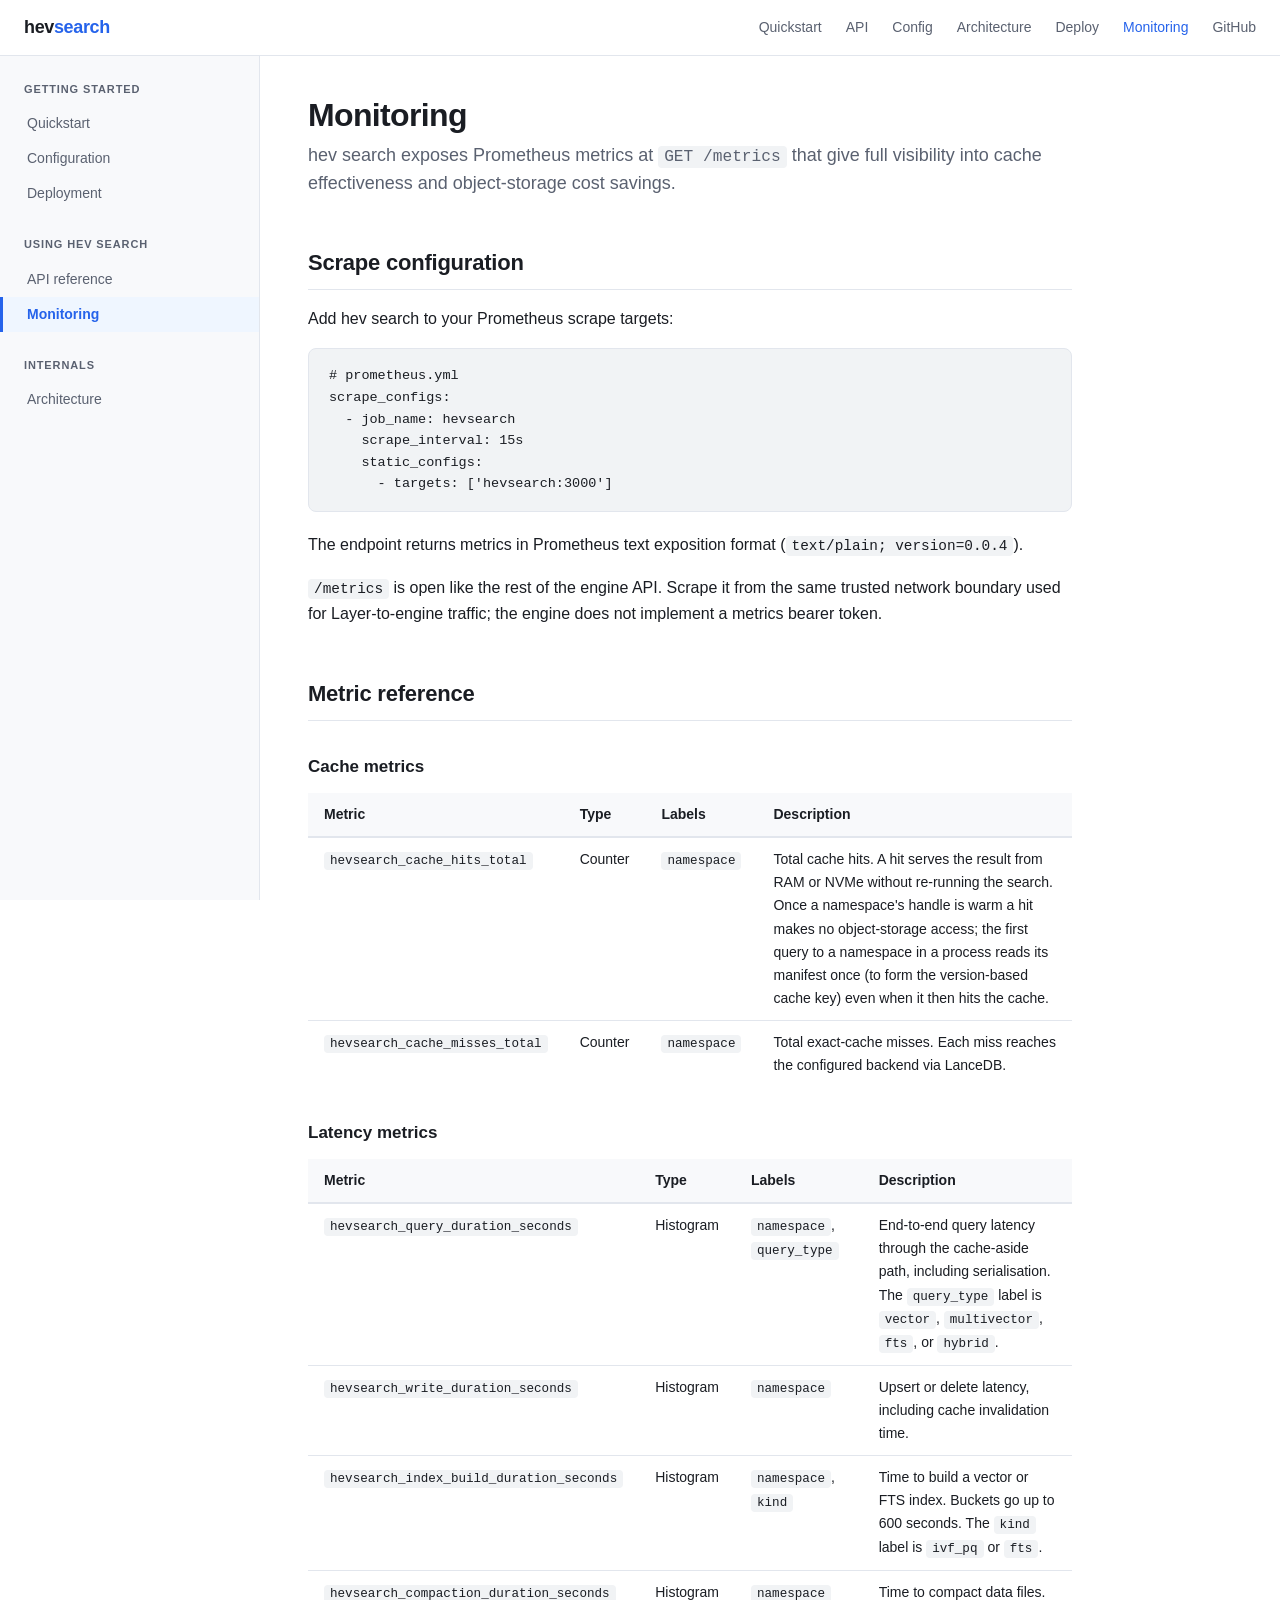
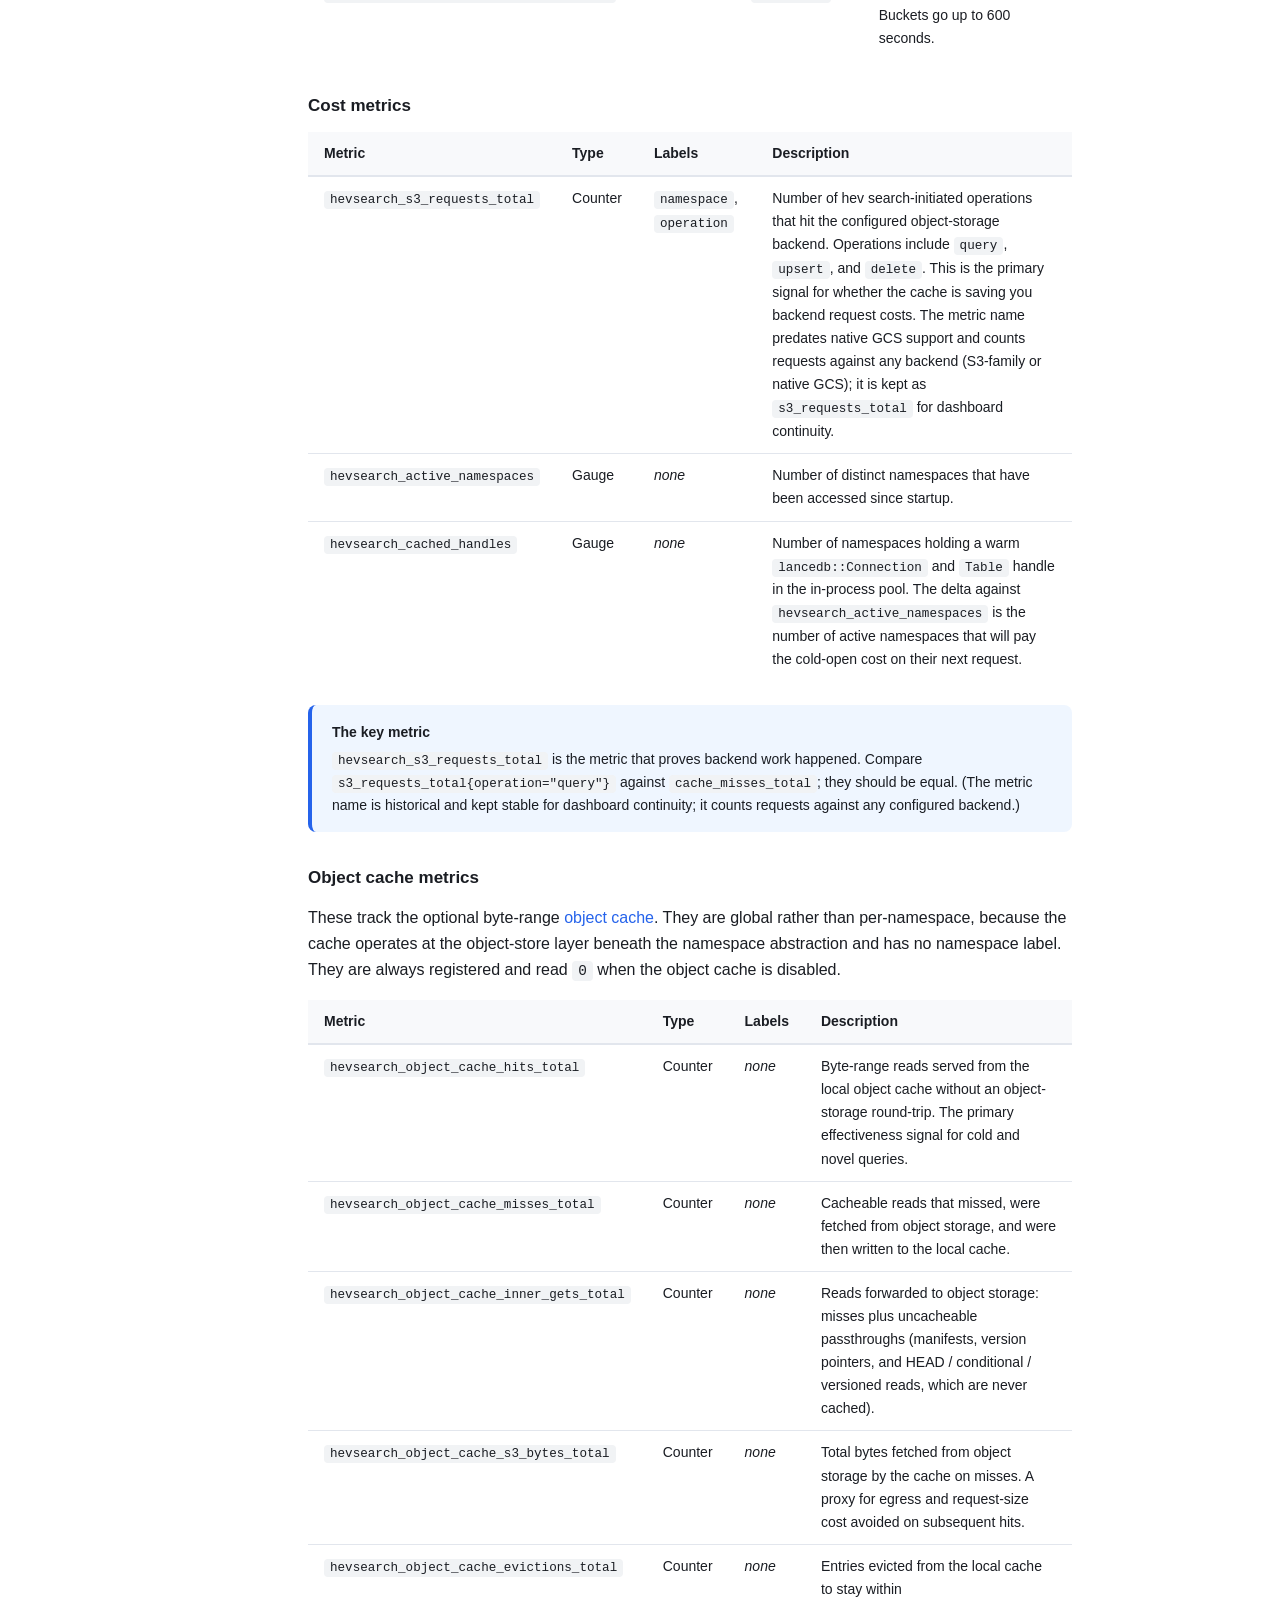
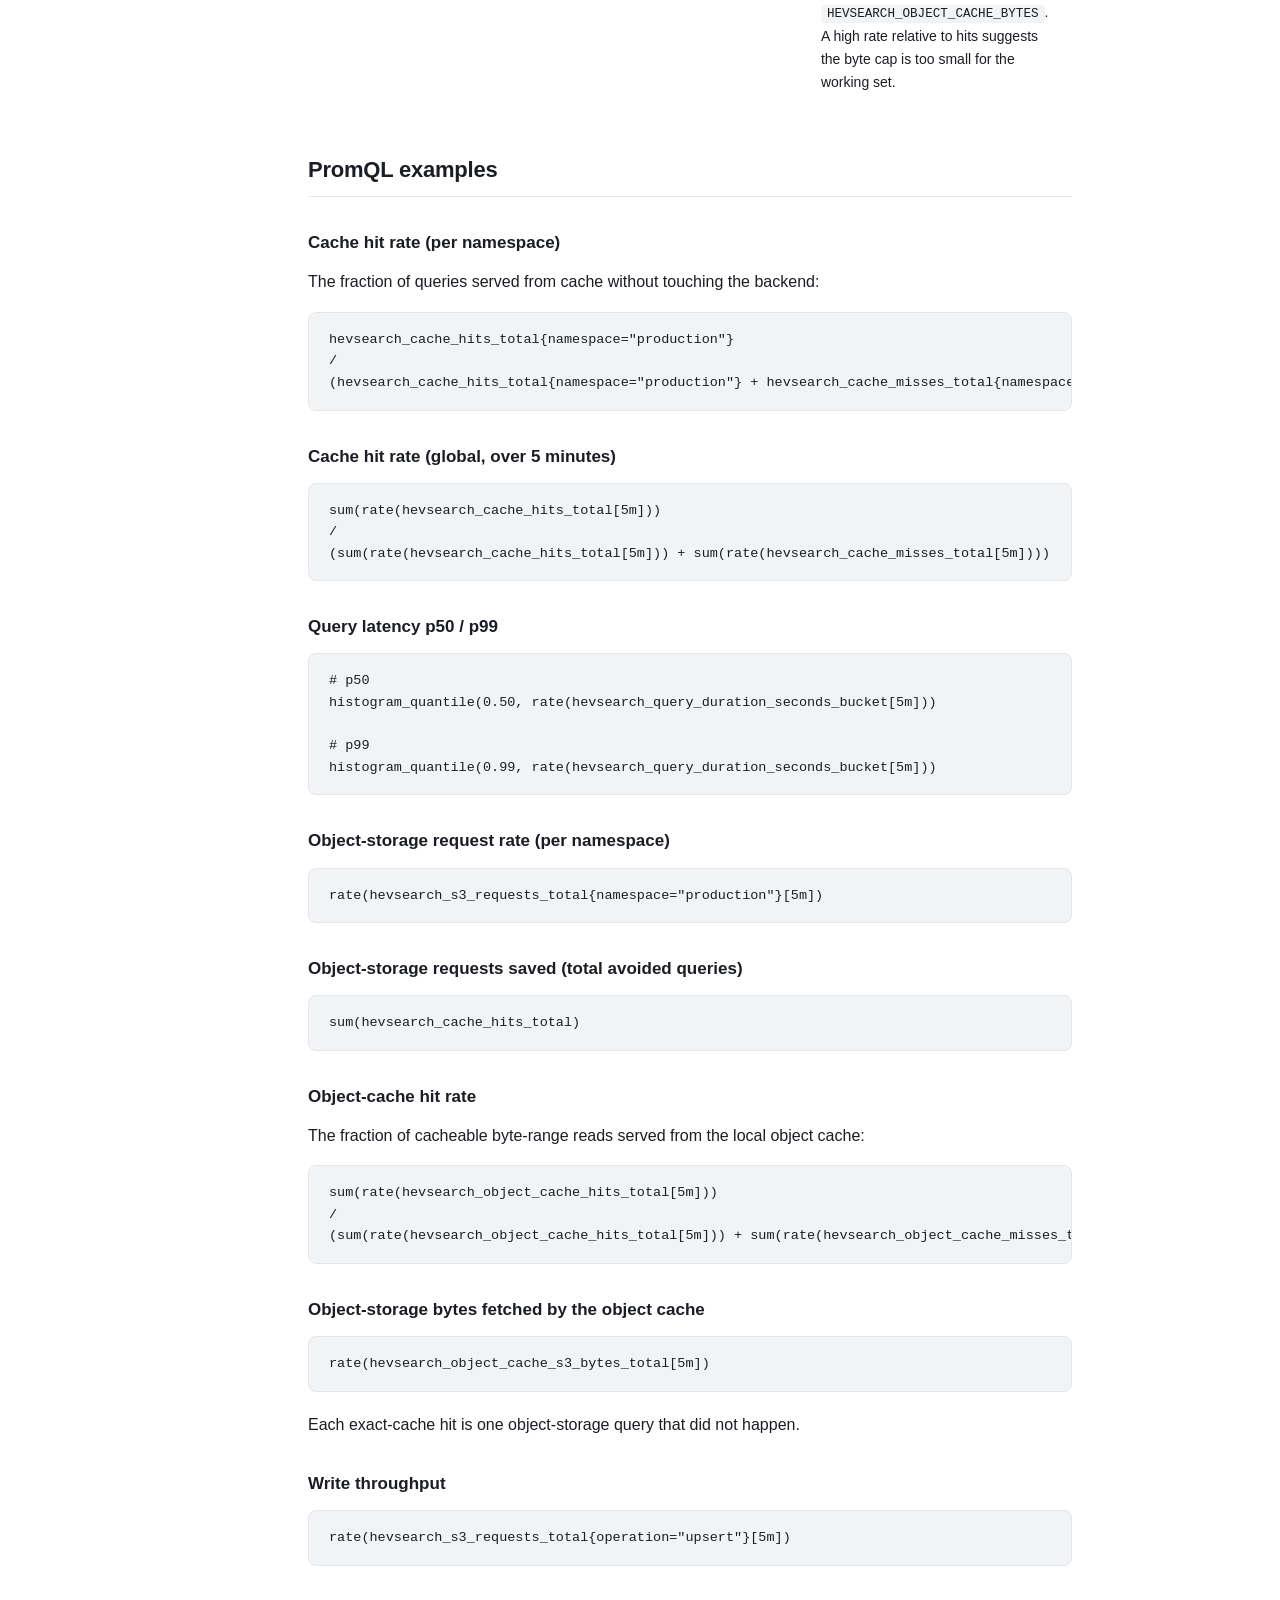
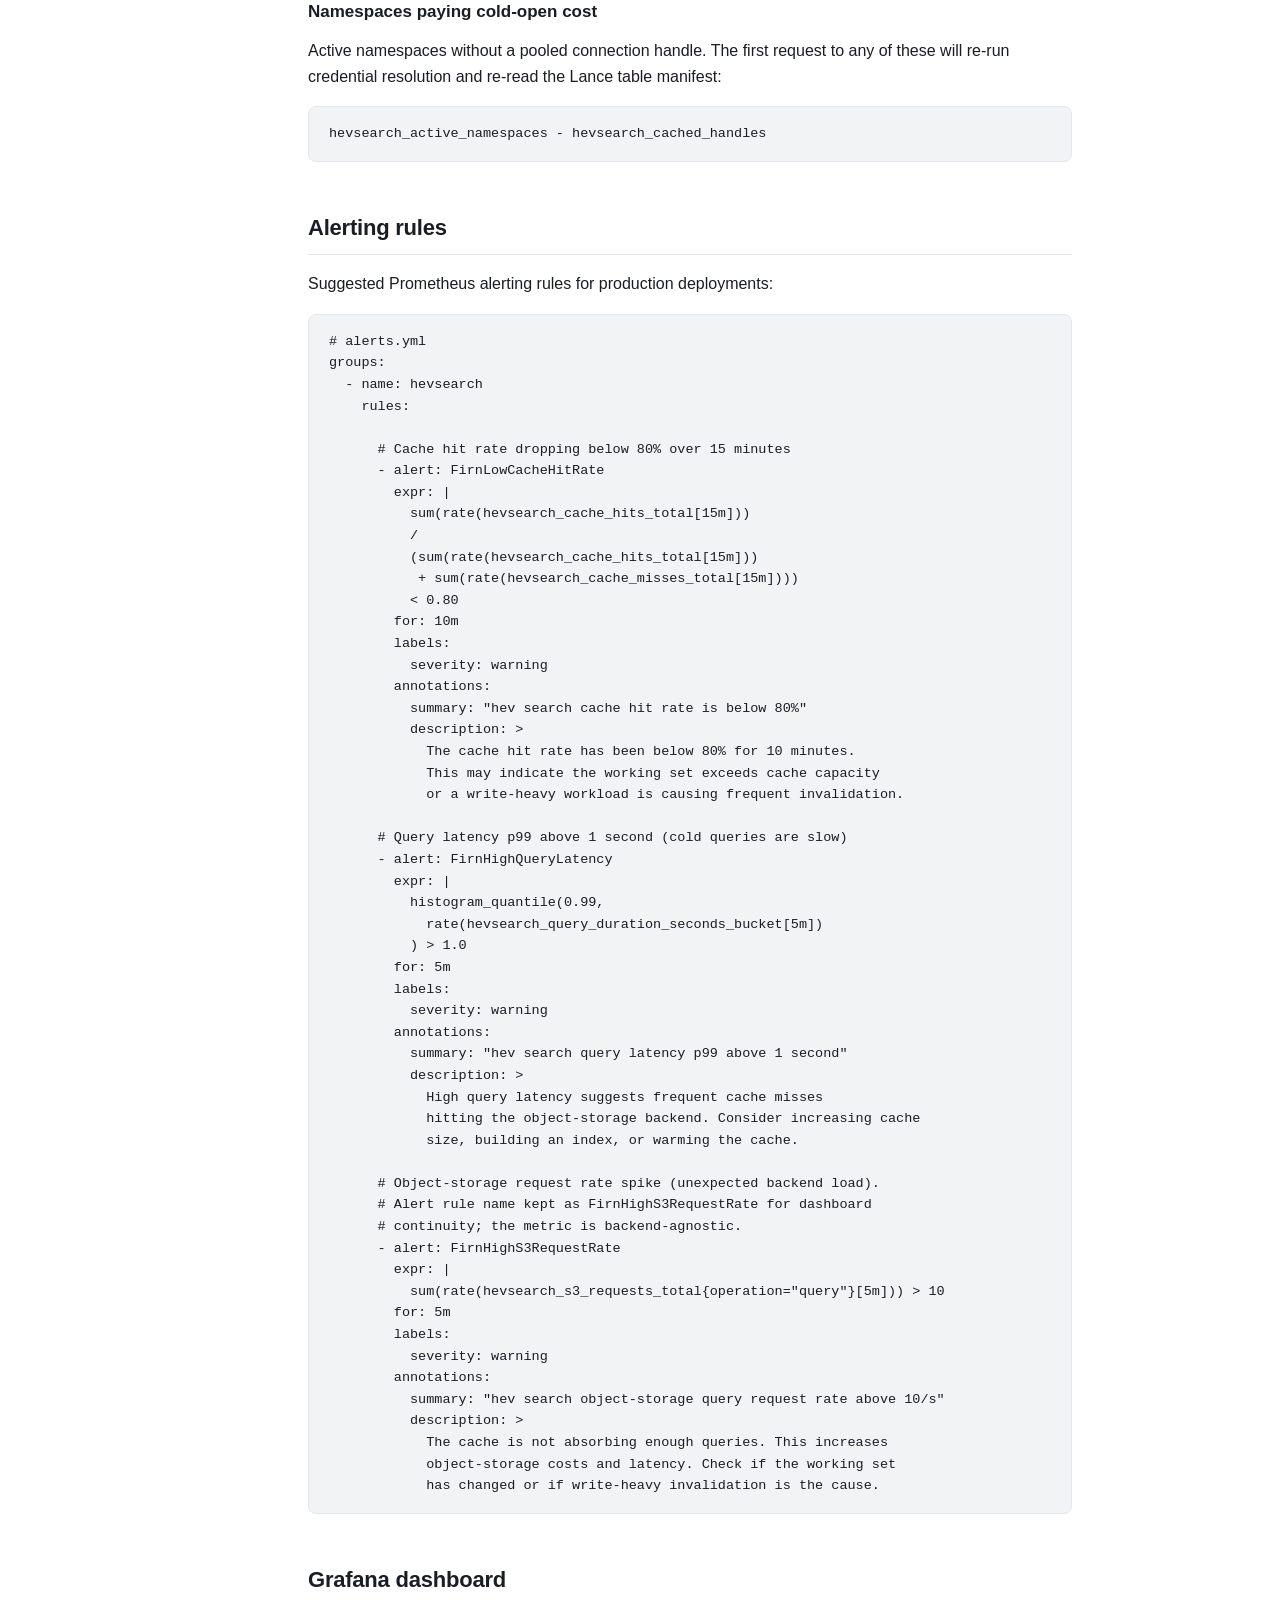
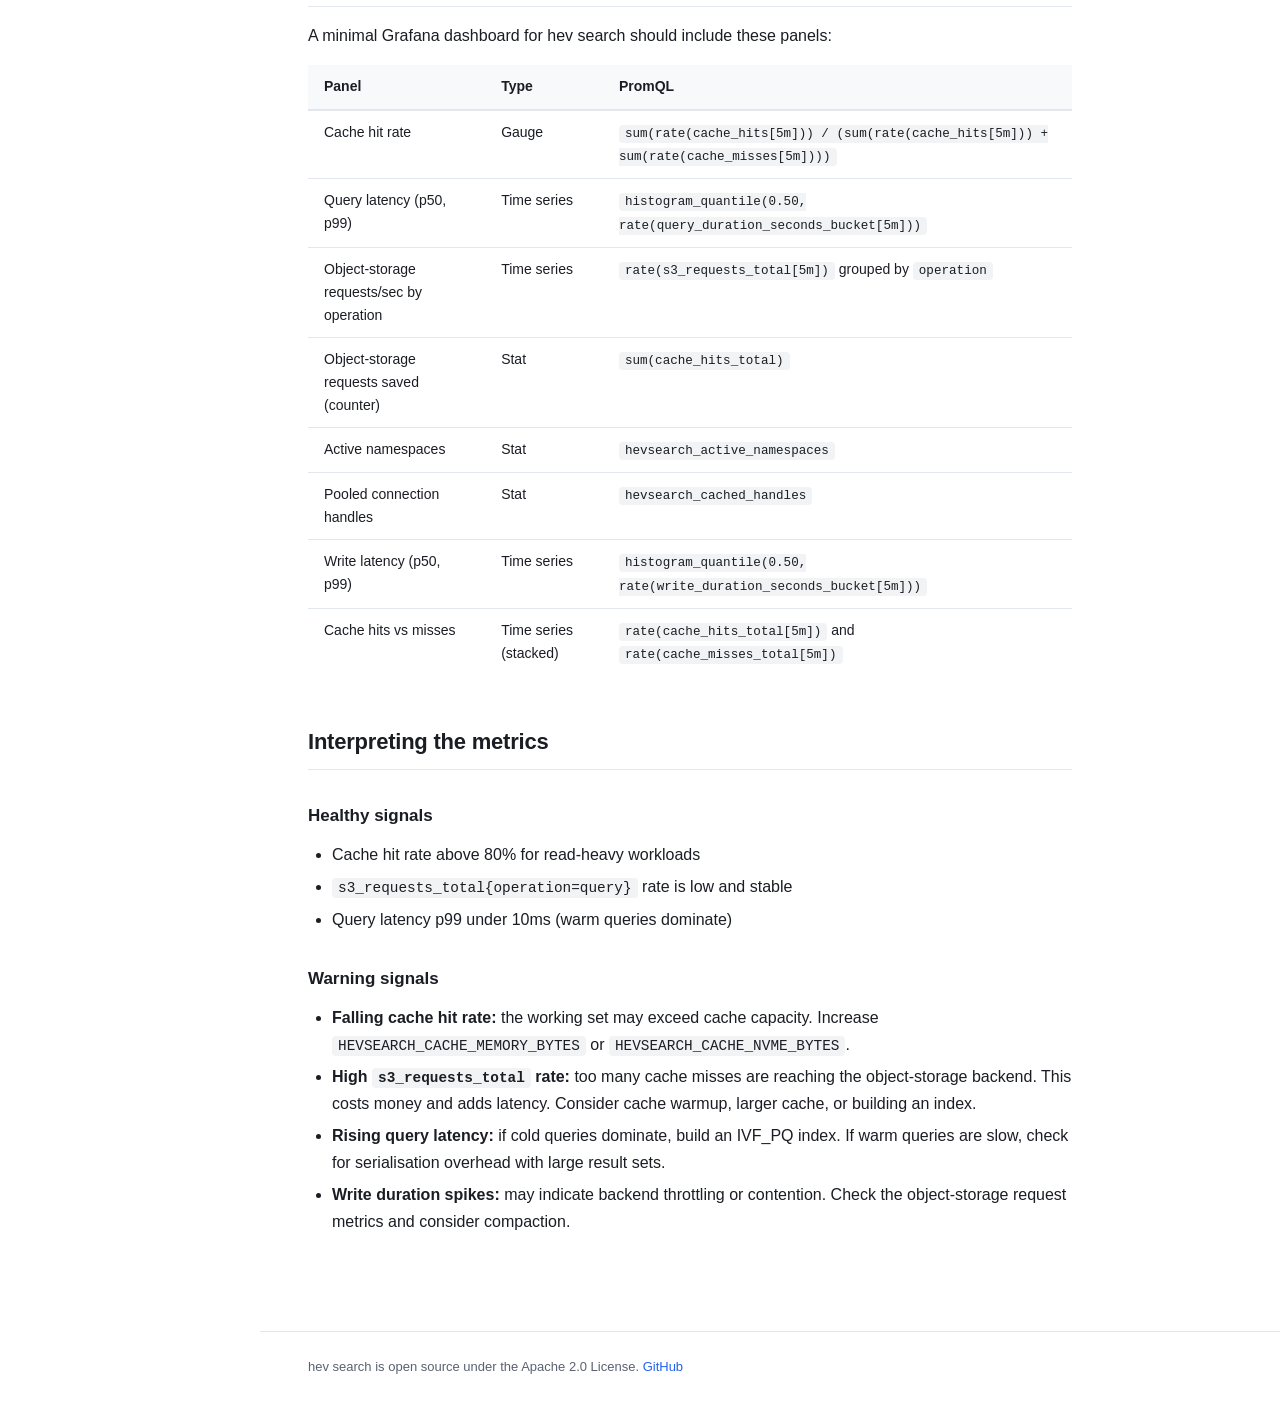
<file: docs/monitoring.html>
<!DOCTYPE html>
<html lang="en">
<head>
  <meta charset="utf-8">
  <meta name="viewport" content="width=device-width, initial-scale=1">
  <title>Monitoring - hev search</title>
  <meta name="description" content="Prometheus metrics exposed by hev search, PromQL examples, alerting rules, and Grafana dashboard guidance.">
  <link rel="stylesheet" href="style.css">
</head>
<body>

<header class="site-header">
  <button class="menu-toggle" aria-label="Toggle sidebar">
    <svg width="20" height="20" fill="none" stroke="currentColor" stroke-width="2"><path d="M3 6h14M3 10h14M3 14h14"/></svg>
  </button>
  <a href="index.html" class="logo">hev<span>search</span></a>
  <nav>
    <a href="quickstart.html">Quickstart</a>
    <a href="api.html">API</a>
    <a href="configuration.html">Config</a>
    <a href="architecture.html">Architecture</a>
    <a href="deployment.html">Deploy</a>
    <a href="monitoring.html" class="active">Monitoring</a>
    <a href="https://github.com/gordonmurray/hevsearch">GitHub</a>
  </nav>
</header>

<div class="layout">
  <aside class="sidebar">
    <div class="sidebar-section">
      <h4>Getting started</h4>
      <a href="quickstart.html">Quickstart</a>
      <a href="configuration.html">Configuration</a>
      <a href="deployment.html">Deployment</a>
    </div>
    <div class="sidebar-section">
      <h4>Using hev search</h4>
      <a href="api.html">API reference</a>
      <a href="monitoring.html" class="active">Monitoring</a>
    </div>
    <div class="sidebar-section">
      <h4>Internals</h4>
      <a href="architecture.html">Architecture</a>
    </div>
  </aside>

  <main class="content">
    <h1>Monitoring</h1>
    <p class="subtitle">hev search exposes Prometheus metrics at <code>GET /metrics</code> that give full visibility into cache effectiveness and object-storage cost savings.</p>

    <h2>Scrape configuration</h2>
    <p>Add hev search to your Prometheus scrape targets:</p>
    <pre><code># prometheus.yml
scrape_configs:
  - job_name: hevsearch
    scrape_interval: 15s
    static_configs:
      - targets: ['hevsearch:3000']</code></pre>
    <p>The endpoint returns metrics in Prometheus text exposition format (<code>text/plain; version=0.0.4</code>).</p>

    <p><code>/metrics</code> is open like the rest of the engine API. Scrape it from the same trusted network boundary used for Layer-to-engine traffic; the engine does not implement a metrics bearer token.</p>

    <h2>Metric reference</h2>

    <h3>Cache metrics</h3>
    <table>
      <thead><tr><th>Metric</th><th>Type</th><th>Labels</th><th>Description</th></tr></thead>
      <tbody>
        <tr>
          <td><code>hevsearch_cache_hits_total</code></td>
          <td>Counter</td>
          <td><code>namespace</code></td>
          <td>Total cache hits. A hit serves the result from RAM or NVMe without re-running the search. Once a namespace's handle is warm a hit makes no object-storage access; the first query to a namespace in a process reads its manifest once (to form the version-based cache key) even when it then hits the cache.</td>
        </tr>
        <tr>
          <td><code>hevsearch_cache_misses_total</code></td>
          <td>Counter</td>
          <td><code>namespace</code></td>
          <td>Total exact-cache misses. Each miss reaches the configured backend via LanceDB.</td>
        </tr>
      </tbody>
    </table>

    <h3>Latency metrics</h3>
    <table>
      <thead><tr><th>Metric</th><th>Type</th><th>Labels</th><th>Description</th></tr></thead>
      <tbody>
        <tr>
          <td><code>hevsearch_query_duration_seconds</code></td>
          <td>Histogram</td>
          <td><code>namespace</code>, <code>query_type</code></td>
          <td>End-to-end query latency through the cache-aside path, including serialisation. The <code>query_type</code> label is <code>vector</code>, <code>multivector</code>, <code>fts</code>, or <code>hybrid</code>.</td>
        </tr>
        <tr>
          <td><code>hevsearch_write_duration_seconds</code></td>
          <td>Histogram</td>
          <td><code>namespace</code></td>
          <td>Upsert or delete latency, including cache invalidation time.</td>
        </tr>
        <tr>
          <td><code>hevsearch_index_build_duration_seconds</code></td>
          <td>Histogram</td>
          <td><code>namespace</code>, <code>kind</code></td>
          <td>Time to build a vector or FTS index. Buckets go up to 600 seconds. The <code>kind</code> label is <code>ivf_pq</code> or <code>fts</code>.</td>
        </tr>
        <tr>
          <td><code>hevsearch_compaction_duration_seconds</code></td>
          <td>Histogram</td>
          <td><code>namespace</code></td>
          <td>Time to compact data files. Buckets go up to 600 seconds.</td>
        </tr>
      </tbody>
    </table>

    <h3>Cost metrics</h3>
    <table>
      <thead><tr><th>Metric</th><th>Type</th><th>Labels</th><th>Description</th></tr></thead>
      <tbody>
        <tr>
          <td><code>hevsearch_s3_requests_total</code></td>
          <td>Counter</td>
          <td><code>namespace</code>, <code>operation</code></td>
          <td>Number of hev search-initiated operations that hit the configured object-storage backend. Operations include <code>query</code>, <code>upsert</code>, and <code>delete</code>. This is the primary signal for whether the cache is saving you backend request costs. The metric name predates native GCS support and counts requests against any backend (S3-family or native GCS); it is kept as <code>s3_requests_total</code> for dashboard continuity.</td>
        </tr>
        <tr>
          <td><code>hevsearch_active_namespaces</code></td>
          <td>Gauge</td>
          <td><em>none</em></td>
          <td>Number of distinct namespaces that have been accessed since startup.</td>
        </tr>
        <tr>
          <td><code>hevsearch_cached_handles</code></td>
          <td>Gauge</td>
          <td><em>none</em></td>
          <td>Number of namespaces holding a warm <code>lancedb::Connection</code> and <code>Table</code> handle in the in-process pool. The delta against <code>hevsearch_active_namespaces</code> is the number of active namespaces that will pay the cold-open cost on their next request.</td>
        </tr>
      </tbody>
    </table>

    <div class="callout callout-info">
      <div class="callout-title">The key metric</div>
      <code>hevsearch_s3_requests_total</code> is the metric that proves backend work happened. Compare <code>s3_requests_total{operation="query"}</code> against <code>cache_misses_total</code>; they should be equal. (The metric name is historical and kept stable for dashboard continuity; it counts requests against any configured backend.)
    </div>

    <h3>Object cache metrics</h3>
    <p>These track the optional byte-range <a href="configuration.html#object-cache">object cache</a>. They are global rather than per-namespace, because the cache operates at the object-store layer beneath the namespace abstraction and has no namespace label. They are always registered and read <code>0</code> when the object cache is disabled.</p>
    <table>
      <thead><tr><th>Metric</th><th>Type</th><th>Labels</th><th>Description</th></tr></thead>
      <tbody>
        <tr>
          <td><code>hevsearch_object_cache_hits_total</code></td>
          <td>Counter</td>
          <td><em>none</em></td>
          <td>Byte-range reads served from the local object cache without an object-storage round-trip. The primary effectiveness signal for cold and novel queries.</td>
        </tr>
        <tr>
          <td><code>hevsearch_object_cache_misses_total</code></td>
          <td>Counter</td>
          <td><em>none</em></td>
          <td>Cacheable reads that missed, were fetched from object storage, and were then written to the local cache.</td>
        </tr>
        <tr>
          <td><code>hevsearch_object_cache_inner_gets_total</code></td>
          <td>Counter</td>
          <td><em>none</em></td>
          <td>Reads forwarded to object storage: misses plus uncacheable passthroughs (manifests, version pointers, and HEAD / conditional / versioned reads, which are never cached).</td>
        </tr>
        <tr>
          <td><code>hevsearch_object_cache_s3_bytes_total</code></td>
          <td>Counter</td>
          <td><em>none</em></td>
          <td>Total bytes fetched from object storage by the cache on misses. A proxy for egress and request-size cost avoided on subsequent hits.</td>
        </tr>
        <tr>
          <td><code>hevsearch_object_cache_evictions_total</code></td>
          <td>Counter</td>
          <td><em>none</em></td>
          <td>Entries evicted from the local cache to stay within <code>HEVSEARCH_OBJECT_CACHE_BYTES</code>. A high rate relative to hits suggests the byte cap is too small for the working set.</td>
        </tr>
      </tbody>
    </table>

    <h2>PromQL examples</h2>

    <h3>Cache hit rate (per namespace)</h3>
    <p>The fraction of queries served from cache without touching the backend:</p>
    <pre><code>hevsearch_cache_hits_total{namespace="production"}
/
(hevsearch_cache_hits_total{namespace="production"} + hevsearch_cache_misses_total{namespace="production"})</code></pre>

    <h3>Cache hit rate (global, over 5 minutes)</h3>
    <pre><code>sum(rate(hevsearch_cache_hits_total[5m]))
/
(sum(rate(hevsearch_cache_hits_total[5m])) + sum(rate(hevsearch_cache_misses_total[5m])))</code></pre>

    <h3>Query latency p50 / p99</h3>
    <pre><code># p50
histogram_quantile(0.50, rate(hevsearch_query_duration_seconds_bucket[5m]))

# p99
histogram_quantile(0.99, rate(hevsearch_query_duration_seconds_bucket[5m]))</code></pre>

    <h3>Object-storage request rate (per namespace)</h3>
    <pre><code>rate(hevsearch_s3_requests_total{namespace="production"}[5m])</code></pre>

    <h3>Object-storage requests saved (total avoided queries)</h3>
    <pre><code>sum(hevsearch_cache_hits_total)</code></pre>

    <h3>Object-cache hit rate</h3>
    <p>The fraction of cacheable byte-range reads served from the local object cache:</p>
    <pre><code>sum(rate(hevsearch_object_cache_hits_total[5m]))
/
(sum(rate(hevsearch_object_cache_hits_total[5m])) + sum(rate(hevsearch_object_cache_misses_total[5m])))</code></pre>

    <h3>Object-storage bytes fetched by the object cache</h3>
    <pre><code>rate(hevsearch_object_cache_s3_bytes_total[5m])</code></pre>
    <p>Each exact-cache hit is one object-storage query that did not happen.</p>

    <h3>Write throughput</h3>
    <pre><code>rate(hevsearch_s3_requests_total{operation="upsert"}[5m])</code></pre>

    <h3>Namespaces paying cold-open cost</h3>
    <p>Active namespaces without a pooled connection handle. The first request to any of these will re-run credential resolution and re-read the Lance table manifest:</p>
    <pre><code>hevsearch_active_namespaces - hevsearch_cached_handles</code></pre>

    <h2>Alerting rules</h2>
    <p>Suggested Prometheus alerting rules for production deployments:</p>

    <pre><code># alerts.yml
groups:
  - name: hevsearch
    rules:

      # Cache hit rate dropping below 80% over 15 minutes
      - alert: FirnLowCacheHitRate
        expr: |
          sum(rate(hevsearch_cache_hits_total[15m]))
          /
          (sum(rate(hevsearch_cache_hits_total[15m]))
           + sum(rate(hevsearch_cache_misses_total[15m])))
          < 0.80
        for: 10m
        labels:
          severity: warning
        annotations:
          summary: "hev search cache hit rate is below 80%"
          description: >
            The cache hit rate has been below 80% for 10 minutes.
            This may indicate the working set exceeds cache capacity
            or a write-heavy workload is causing frequent invalidation.

      # Query latency p99 above 1 second (cold queries are slow)
      - alert: FirnHighQueryLatency
        expr: |
          histogram_quantile(0.99,
            rate(hevsearch_query_duration_seconds_bucket[5m])
          ) > 1.0
        for: 5m
        labels:
          severity: warning
        annotations:
          summary: "hev search query latency p99 above 1 second"
          description: >
            High query latency suggests frequent cache misses
            hitting the object-storage backend. Consider increasing cache
            size, building an index, or warming the cache.

      # Object-storage request rate spike (unexpected backend load).
      # Alert rule name kept as FirnHighS3RequestRate for dashboard
      # continuity; the metric is backend-agnostic.
      - alert: FirnHighS3RequestRate
        expr: |
          sum(rate(hevsearch_s3_requests_total{operation="query"}[5m])) > 10
        for: 5m
        labels:
          severity: warning
        annotations:
          summary: "hev search object-storage query request rate above 10/s"
          description: >
            The cache is not absorbing enough queries. This increases
            object-storage costs and latency. Check if the working set
            has changed or if write-heavy invalidation is the cause.</code></pre>

    <h2>Grafana dashboard</h2>
    <p>A minimal Grafana dashboard for hev search should include these panels:</p>

    <table>
      <thead><tr><th>Panel</th><th>Type</th><th>PromQL</th></tr></thead>
      <tbody>
        <tr>
          <td>Cache hit rate</td>
          <td>Gauge</td>
          <td><code>sum(rate(cache_hits[5m])) / (sum(rate(cache_hits[5m])) + sum(rate(cache_misses[5m])))</code></td>
        </tr>
        <tr>
          <td>Query latency (p50, p99)</td>
          <td>Time series</td>
          <td><code>histogram_quantile(0.50, rate(query_duration_seconds_bucket[5m]))</code></td>
        </tr>
        <tr>
          <td>Object-storage requests/sec by operation</td>
          <td>Time series</td>
          <td><code>rate(s3_requests_total[5m])</code> grouped by <code>operation</code></td>
        </tr>
        <tr>
          <td>Object-storage requests saved (counter)</td>
          <td>Stat</td>
          <td><code>sum(cache_hits_total)</code></td>
        </tr>
        <tr>
          <td>Active namespaces</td>
          <td>Stat</td>
          <td><code>hevsearch_active_namespaces</code></td>
        </tr>
        <tr>
          <td>Pooled connection handles</td>
          <td>Stat</td>
          <td><code>hevsearch_cached_handles</code></td>
        </tr>
        <tr>
          <td>Write latency (p50, p99)</td>
          <td>Time series</td>
          <td><code>histogram_quantile(0.50, rate(write_duration_seconds_bucket[5m]))</code></td>
        </tr>
        <tr>
          <td>Cache hits vs misses</td>
          <td>Time series (stacked)</td>
          <td><code>rate(cache_hits_total[5m])</code> and <code>rate(cache_misses_total[5m])</code></td>
        </tr>
      </tbody>
    </table>

    <h2>Interpreting the metrics</h2>

    <h3>Healthy signals</h3>
    <ul>
      <li>Cache hit rate above 80% for read-heavy workloads</li>
      <li><code>s3_requests_total{operation=query}</code> rate is low and stable</li>
      <li>Query latency p99 under 10ms (warm queries dominate)</li>
    </ul>

    <h3>Warning signals</h3>
    <ul>
      <li><strong>Falling cache hit rate:</strong> the working set may exceed cache capacity. Increase <code>HEVSEARCH_CACHE_MEMORY_BYTES</code> or <code>HEVSEARCH_CACHE_NVME_BYTES</code>.</li>
      <li><strong>High <code>s3_requests_total</code> rate:</strong> too many cache misses are reaching the object-storage backend. This costs money and adds latency. Consider cache warmup, larger cache, or building an index.</li>
      <li><strong>Rising query latency:</strong> if cold queries dominate, build an IVF_PQ index. If warm queries are slow, check for serialisation overhead with large result sets.</li>
      <li><strong>Write duration spikes:</strong> may indicate backend throttling or contention. Check the object-storage request metrics and consider compaction.</li>
    </ul>

  </main>
</div>

<footer class="site-footer">
  hev search is open source under the Apache 2.0 License.
  <a href="https://github.com/gordonmurray/hevsearch">GitHub</a>
</footer>

<script src="main.js"></script>
</body>
</html>
</file>
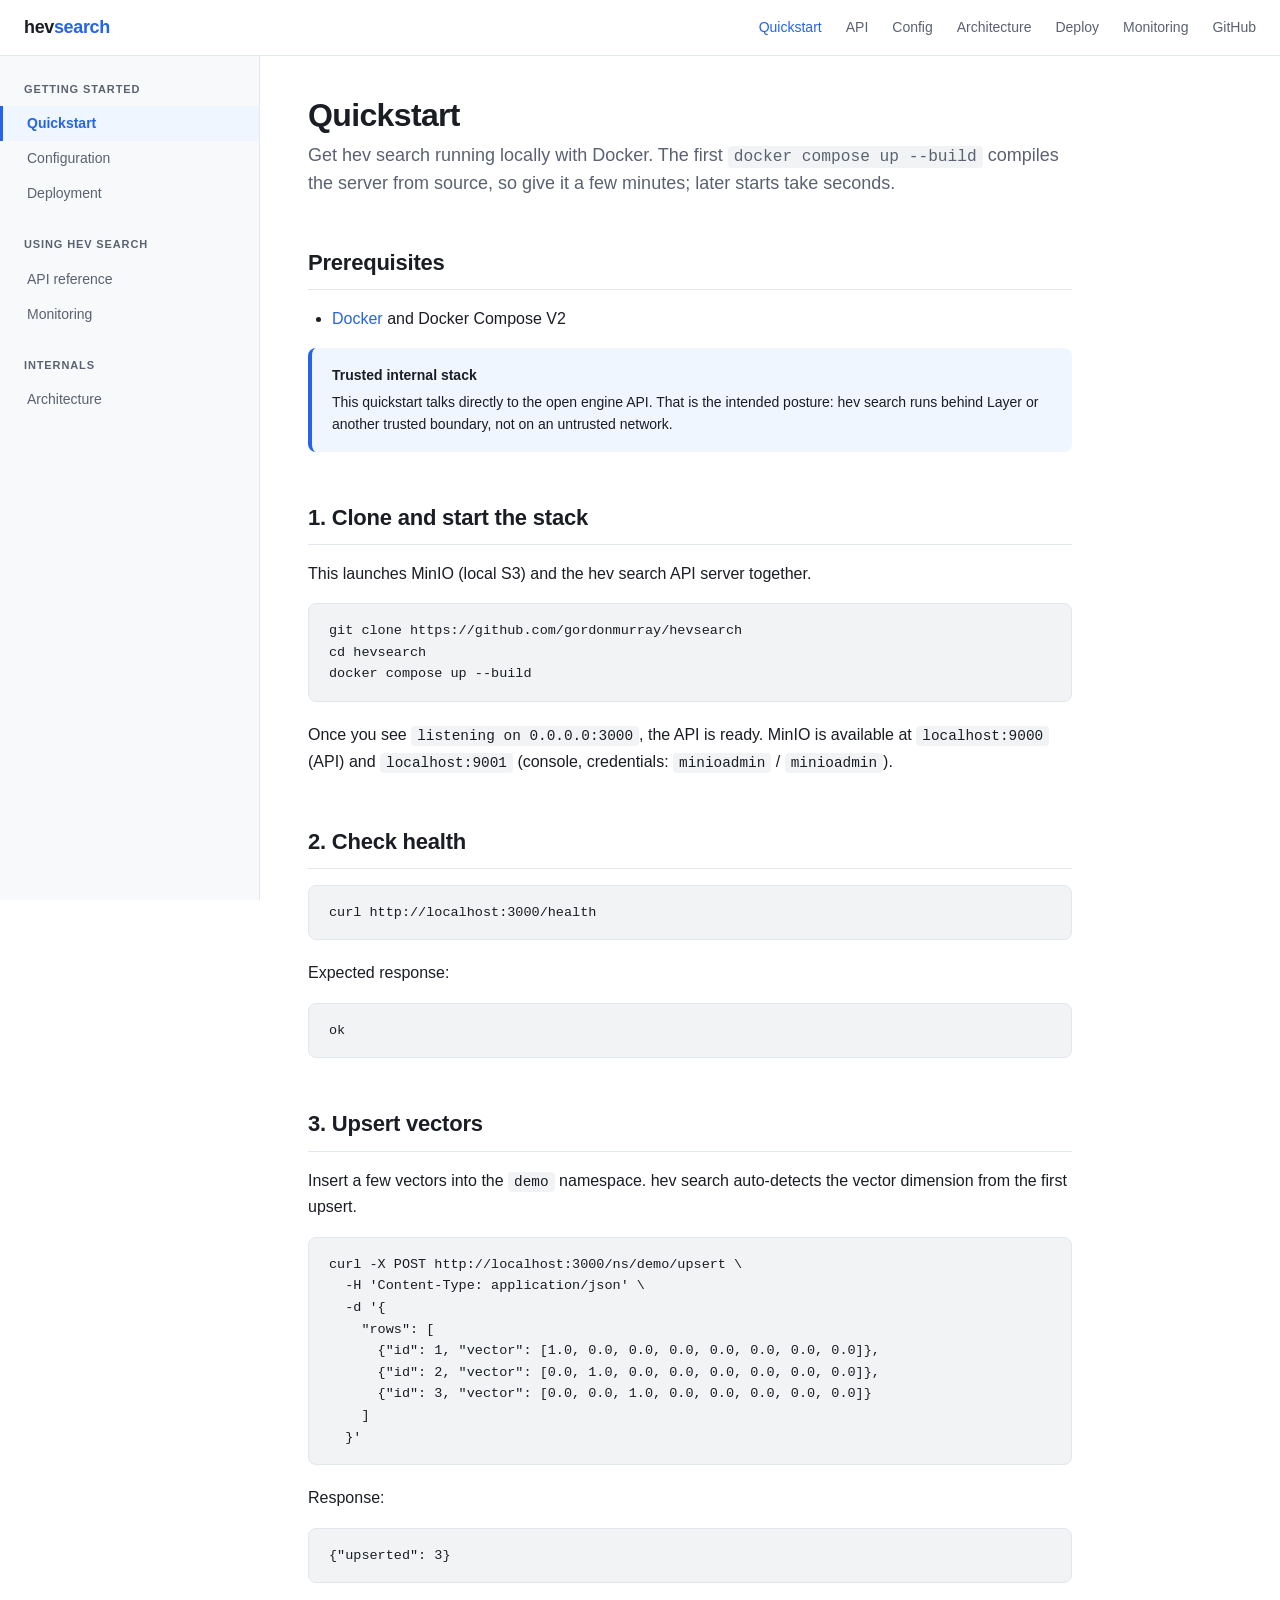
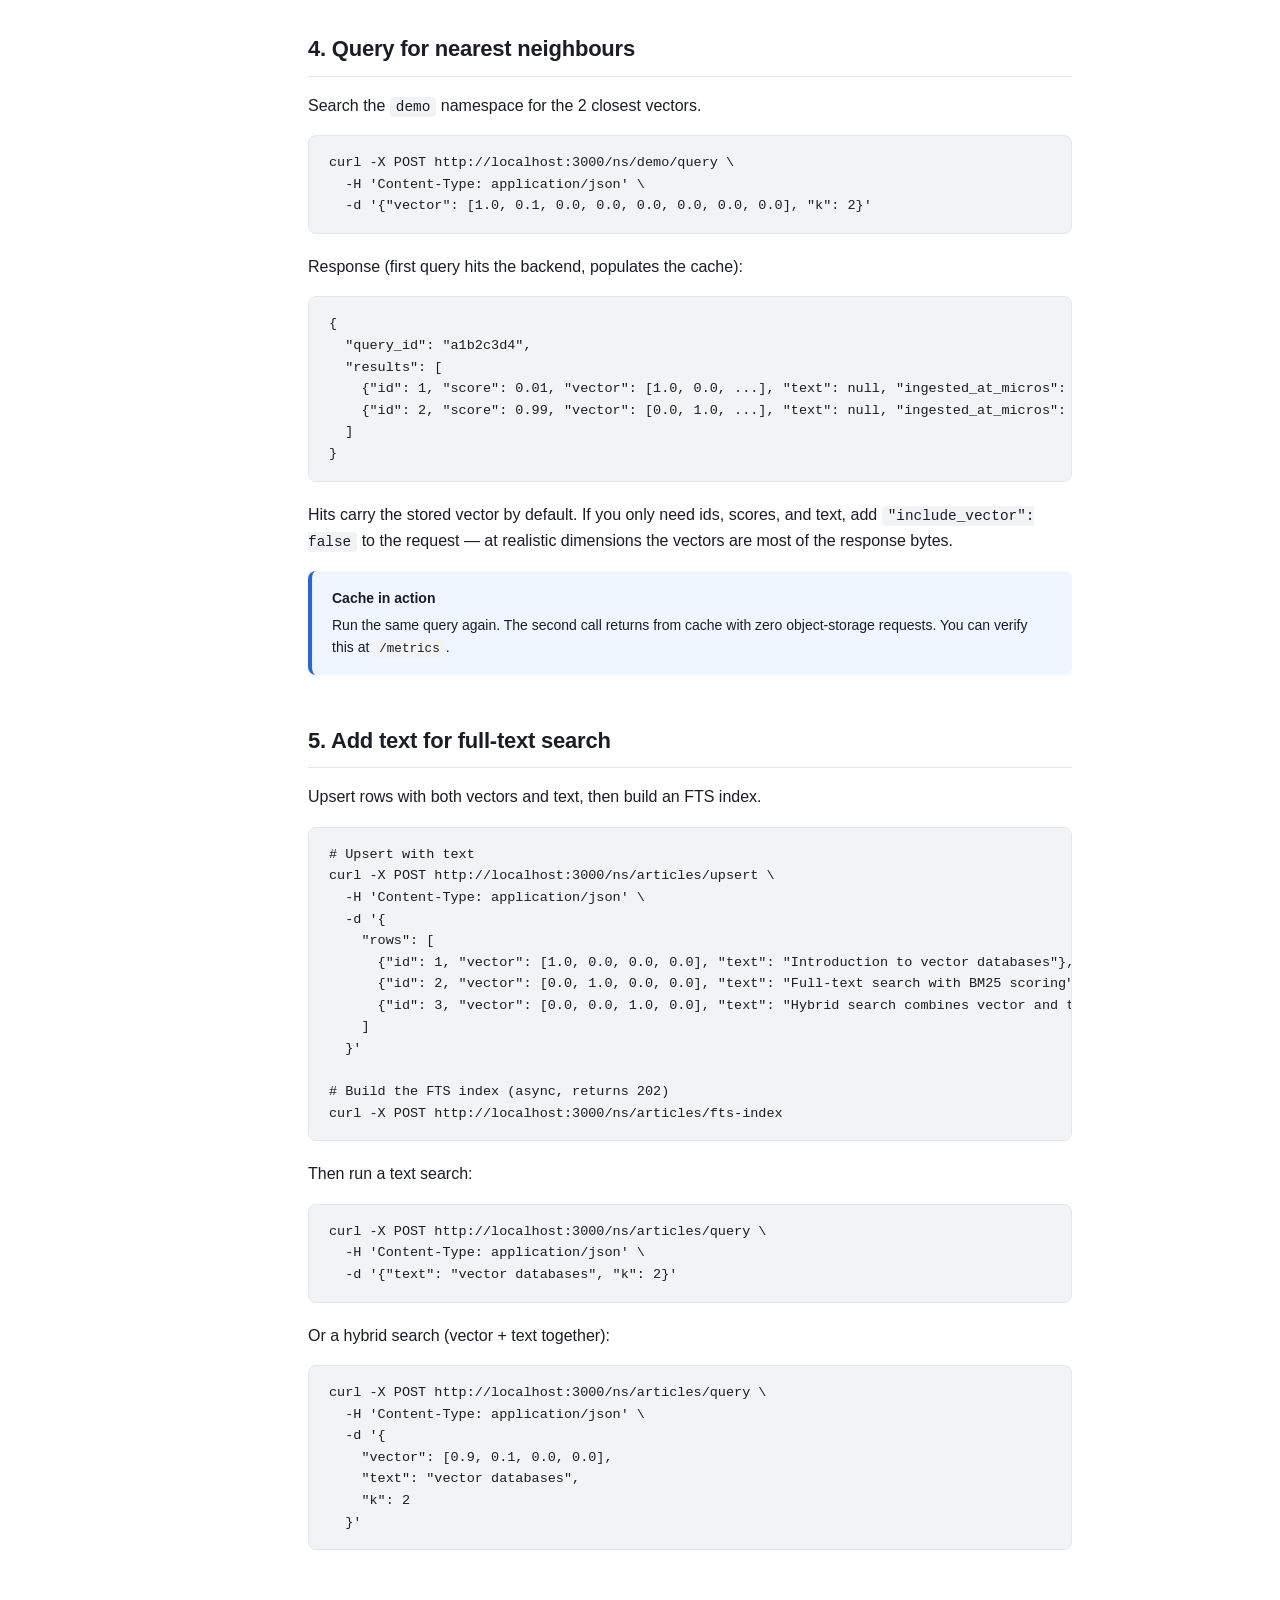
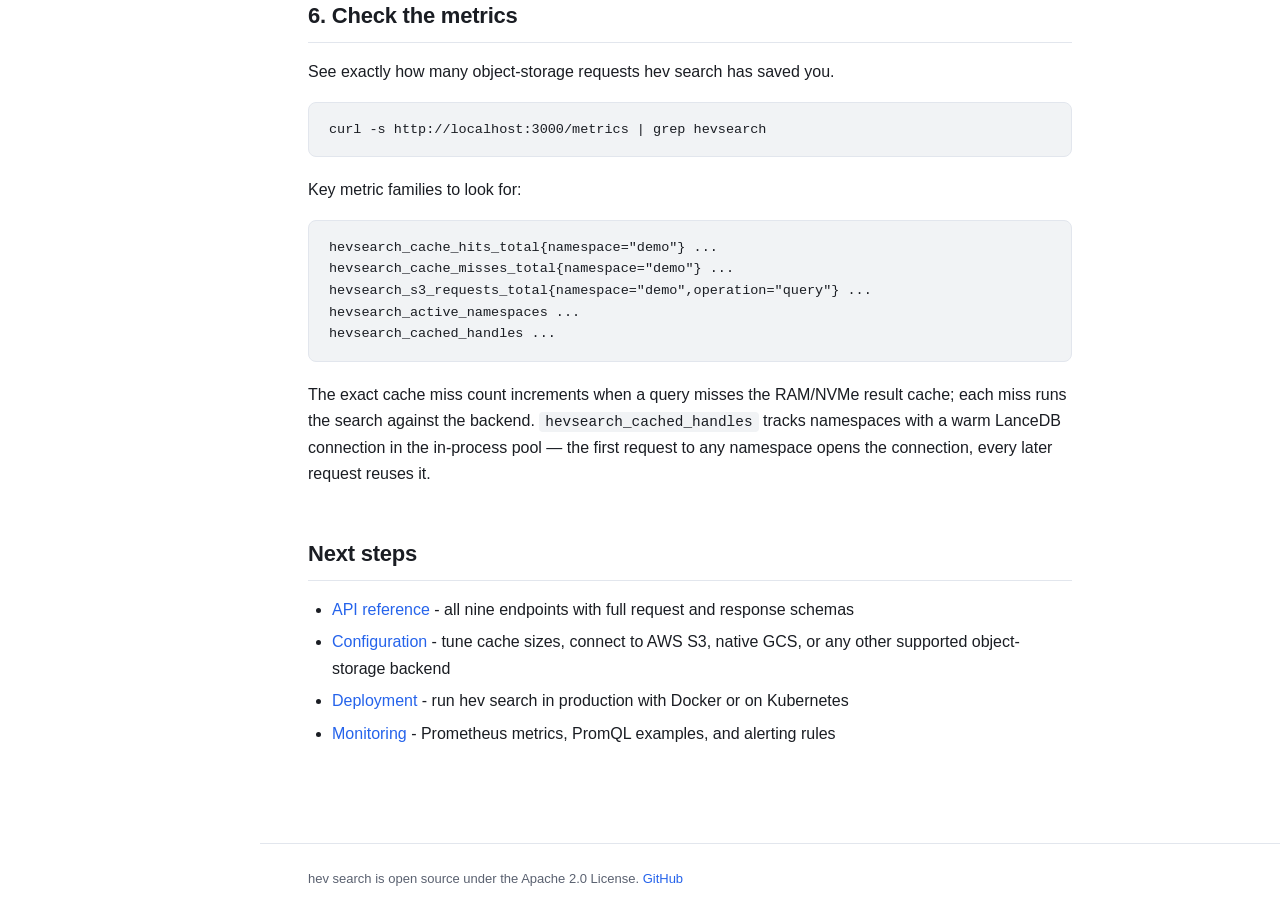
<file: docs/quickstart.html>
<!DOCTYPE html>
<html lang="en">
<head>
  <meta charset="utf-8">
  <meta name="viewport" content="width=device-width, initial-scale=1">
  <title>Quickstart - hev search</title>
  <meta name="description" content="Get hev search running with Docker Compose. Insert vectors, run queries, and check your cache metrics.">
  <link rel="stylesheet" href="style.css">
</head>
<body>

<header class="site-header">
  <button class="menu-toggle" aria-label="Toggle sidebar">
    <svg width="20" height="20" fill="none" stroke="currentColor" stroke-width="2"><path d="M3 6h14M3 10h14M3 14h14"/></svg>
  </button>
  <a href="index.html" class="logo">hev<span>search</span></a>
  <nav>
    <a href="quickstart.html" class="active">Quickstart</a>
    <a href="api.html">API</a>
    <a href="configuration.html">Config</a>
    <a href="architecture.html">Architecture</a>
    <a href="deployment.html">Deploy</a>
    <a href="monitoring.html">Monitoring</a>
    <a href="https://github.com/gordonmurray/hevsearch">GitHub</a>
  </nav>
</header>

<div class="layout">
  <aside class="sidebar">
    <div class="sidebar-section">
      <h4>Getting started</h4>
      <a href="quickstart.html" class="active">Quickstart</a>
      <a href="configuration.html">Configuration</a>
      <a href="deployment.html">Deployment</a>
    </div>
    <div class="sidebar-section">
      <h4>Using hev search</h4>
      <a href="api.html">API reference</a>
      <a href="monitoring.html">Monitoring</a>
    </div>
    <div class="sidebar-section">
      <h4>Internals</h4>
      <a href="architecture.html">Architecture</a>
    </div>
  </aside>

  <main class="content">
    <h1>Quickstart</h1>
    <p class="subtitle">Get hev search running locally with Docker. The first <code>docker compose up --build</code> compiles the server from source, so give it a few minutes; later starts take seconds.</p>

    <h2>Prerequisites</h2>
    <ul>
      <li><a href="https://docs.docker.com/get-docker/">Docker</a> and Docker Compose V2</li>
    </ul>

    <div class="callout callout-info">
      <div class="callout-title">Trusted internal stack</div>
      This quickstart talks directly to the open engine API. That is the intended posture: hev search runs behind Layer or another trusted boundary, not on an untrusted network.
    </div>

    <h2>1. Clone and start the stack</h2>
    <p>This launches MinIO (local S3) and the hev search API server together.</p>
    <pre><code>git clone https://github.com/gordonmurray/hevsearch
cd hevsearch
docker compose up --build</code></pre>

    <p>Once you see <code>listening on 0.0.0.0:3000</code>, the API is ready. MinIO is available at <code>localhost:9000</code> (API) and <code>localhost:9001</code> (console, credentials: <code>minioadmin</code> / <code>minioadmin</code>).</p>

    <h2>2. Check health</h2>
    <pre><code>curl http://localhost:3000/health</code></pre>
    <p>Expected response:</p>
    <pre><code>ok</code></pre>

    <h2>3. Upsert vectors</h2>
    <p>Insert a few vectors into the <code>demo</code> namespace. hev search auto-detects the vector dimension from the first upsert.</p>
    <pre><code>curl -X POST http://localhost:3000/ns/demo/upsert \
  -H 'Content-Type: application/json' \
  -d '{
    "rows": [
      {"id": 1, "vector": [1.0, 0.0, 0.0, 0.0, 0.0, 0.0, 0.0, 0.0]},
      {"id": 2, "vector": [0.0, 1.0, 0.0, 0.0, 0.0, 0.0, 0.0, 0.0]},
      {"id": 3, "vector": [0.0, 0.0, 1.0, 0.0, 0.0, 0.0, 0.0, 0.0]}
    ]
  }'</code></pre>
    <p>Response:</p>
    <pre><code>{"upserted": 3}</code></pre>

    <h2>4. Query for nearest neighbours</h2>
    <p>Search the <code>demo</code> namespace for the 2 closest vectors.</p>
    <pre><code>curl -X POST http://localhost:3000/ns/demo/query \
  -H 'Content-Type: application/json' \
  -d '{"vector": [1.0, 0.1, 0.0, 0.0, 0.0, 0.0, 0.0, 0.0], "k": 2}'</code></pre>
    <p>Response (first query hits the backend, populates the cache):</p>
    <pre><code>{
  "query_id": "a1b2c3d4",
  "results": [
    {"id": 1, "score": 0.01, "vector": [1.0, 0.0, ...], "text": null, "ingested_at_micros": 1718000000000000},
    {"id": 2, "score": 0.99, "vector": [0.0, 1.0, ...], "text": null, "ingested_at_micros": 1718000000000000}
  ]
}</code></pre>
    <p>Hits carry the stored vector by default. If you only need ids, scores, and text, add <code>"include_vector": false</code> to the request — at realistic dimensions the vectors are most of the response bytes.</p>

    <div class="callout callout-info">
      <div class="callout-title">Cache in action</div>
      Run the same query again. The second call returns from cache with zero object-storage requests. You can verify this at <code>/metrics</code>.
    </div>

    <h2>5. Add text for full-text search</h2>
    <p>Upsert rows with both vectors and text, then build an FTS index.</p>
    <pre><code># Upsert with text
curl -X POST http://localhost:3000/ns/articles/upsert \
  -H 'Content-Type: application/json' \
  -d '{
    "rows": [
      {"id": 1, "vector": [1.0, 0.0, 0.0, 0.0], "text": "Introduction to vector databases"},
      {"id": 2, "vector": [0.0, 1.0, 0.0, 0.0], "text": "Full-text search with BM25 scoring"},
      {"id": 3, "vector": [0.0, 0.0, 1.0, 0.0], "text": "Hybrid search combines vector and text"}
    ]
  }'

# Build the FTS index (async, returns 202)
curl -X POST http://localhost:3000/ns/articles/fts-index</code></pre>

    <p>Then run a text search:</p>
    <pre><code>curl -X POST http://localhost:3000/ns/articles/query \
  -H 'Content-Type: application/json' \
  -d '{"text": "vector databases", "k": 2}'</code></pre>

    <p>Or a hybrid search (vector + text together):</p>
    <pre><code>curl -X POST http://localhost:3000/ns/articles/query \
  -H 'Content-Type: application/json' \
  -d '{
    "vector": [0.9, 0.1, 0.0, 0.0],
    "text": "vector databases",
    "k": 2
  }'</code></pre>

    <h2>6. Check the metrics</h2>
    <p>See exactly how many object-storage requests hev search has saved you.</p>
    <pre><code>curl -s http://localhost:3000/metrics | grep hevsearch</code></pre>
    <p>Key metric families to look for:</p>
    <pre><code>hevsearch_cache_hits_total{namespace="demo"} ...
hevsearch_cache_misses_total{namespace="demo"} ...
hevsearch_s3_requests_total{namespace="demo",operation="query"} ...
hevsearch_active_namespaces ...
hevsearch_cached_handles ...</code></pre>
    <p>The exact cache miss count increments when a query misses the RAM/NVMe result cache; each miss runs the search against the backend. <code>hevsearch_cached_handles</code> tracks namespaces with a warm LanceDB connection in the in-process pool &mdash; the first request to any namespace opens the connection, every later request reuses it.</p>

    <h2>Next steps</h2>
    <ul>
      <li><a href="api.html">API reference</a> - all nine endpoints with full request and response schemas</li>
      <li><a href="configuration.html">Configuration</a> - tune cache sizes, connect to AWS S3, native GCS, or any other supported object-storage backend</li>
      <li><a href="deployment.html">Deployment</a> - run hev search in production with Docker or on Kubernetes</li>
      <li><a href="monitoring.html">Monitoring</a> - Prometheus metrics, PromQL examples, and alerting rules</li>
    </ul>

  </main>
</div>

<footer class="site-footer">
  hev search is open source under the Apache 2.0 License.
  <a href="https://github.com/gordonmurray/hevsearch">GitHub</a>
</footer>

<script src="main.js"></script>
</body>
</html>
</file>
<file: docs/style.css>
/* hev search docs - hevsearch.com */

:root {
  --color-bg: #ffffff;
  --color-surface: #f8f9fb;
  --color-border: #e2e6ed;
  --color-text: #1a1d23;
  --color-text-secondary: #5a6170;
  --color-accent: #2563eb;
  --color-accent-hover: #1d4ed8;
  --color-accent-light: #eff6ff;
  --color-code-bg: #f1f3f5;
  --color-code-text: #1a1d23;
  --color-success: #16a34a;
  --color-warning: #d97706;
  --color-sidebar-bg: #f8f9fb;
  --color-sidebar-active: #eff6ff;
  --font-sans: -apple-system, BlinkMacSystemFont, "Segoe UI", Roboto, "Helvetica Neue", Arial, sans-serif;
  --font-mono: "SFMono-Regular", Consolas, "Liberation Mono", Menlo, monospace;
  --max-width: 1200px;
  --sidebar-width: 260px;
  --header-height: 56px;
}

/* ── Reset ── */
*, *::before, *::after { box-sizing: border-box; }
body {
  margin: 0;
  font-family: var(--font-sans);
  font-size: 16px;
  line-height: 1.65;
  color: var(--color-text);
  background: var(--color-bg);
  -webkit-font-smoothing: antialiased;
}
a { color: var(--color-accent); text-decoration: none; }
a:hover { color: var(--color-accent-hover); text-decoration: underline; }
img { max-width: 100%; }

/* ── Header ── */
.site-header {
  position: fixed;
  top: 0;
  left: 0;
  right: 0;
  height: var(--header-height);
  background: var(--color-bg);
  border-bottom: 1px solid var(--color-border);
  display: flex;
  align-items: center;
  padding: 0 24px;
  z-index: 100;
}
.site-header .logo {
  font-size: 18px;
  font-weight: 700;
  color: var(--color-text);
  letter-spacing: -0.02em;
}
.site-header .logo span {
  color: var(--color-accent);
}
.site-header nav {
  margin-left: auto;
  display: flex;
  gap: 24px;
  align-items: center;
}
.site-header nav a {
  color: var(--color-text-secondary);
  font-size: 14px;
  font-weight: 500;
}
.site-header nav a:hover {
  color: var(--color-text);
  text-decoration: none;
}
.site-header nav a.active {
  color: var(--color-accent);
}
.menu-toggle {
  display: none;
  background: none;
  border: none;
  cursor: pointer;
  padding: 4px;
  color: var(--color-text);
}
.menu-toggle svg {
  display: block;
}

/* ── Layout ── */
.layout {
  display: flex;
  margin-top: var(--header-height);
  min-height: calc(100vh - var(--header-height));
}

/* ── Sidebar ── */
.sidebar {
  width: var(--sidebar-width);
  flex-shrink: 0;
  background: var(--color-sidebar-bg);
  border-right: 1px solid var(--color-border);
  padding: 24px 0;
  position: fixed;
  top: var(--header-height);
  bottom: 0;
  overflow-y: auto;
  z-index: 50;
}
.sidebar-section {
  margin-bottom: 24px;
}
.sidebar-section h4 {
  font-size: 11px;
  font-weight: 700;
  text-transform: uppercase;
  letter-spacing: 0.08em;
  color: var(--color-text-secondary);
  padding: 0 24px;
  margin: 0 0 8px;
}
.sidebar a {
  display: block;
  padding: 6px 24px;
  font-size: 14px;
  color: var(--color-text-secondary);
  border-left: 3px solid transparent;
  transition: all 0.15s;
}
.sidebar a:hover {
  color: var(--color-text);
  background: var(--color-sidebar-active);
  text-decoration: none;
}
.sidebar a.active {
  color: var(--color-accent);
  border-left-color: var(--color-accent);
  background: var(--color-sidebar-active);
  font-weight: 600;
}

/* ── Main content ── */
.content {
  flex: 1;
  margin-left: var(--sidebar-width);
  padding: 40px 48px 80px;
  max-width: 860px;
}

/* ── Typography ── */
.content h1 {
  font-size: 32px;
  font-weight: 700;
  letter-spacing: -0.02em;
  margin: 0 0 8px;
  line-height: 1.2;
}
.content h2 {
  font-size: 22px;
  font-weight: 600;
  letter-spacing: -0.01em;
  margin: 48px 0 16px;
  padding-bottom: 8px;
  border-bottom: 1px solid var(--color-border);
}
.content h3 {
  font-size: 17px;
  font-weight: 600;
  margin: 32px 0 12px;
}
.content .subtitle {
  font-size: 18px;
  color: var(--color-text-secondary);
  margin: 0 0 32px;
  line-height: 1.5;
}
.content p {
  margin: 0 0 16px;
}
.content ul, .content ol {
  margin: 0 0 16px;
  padding-left: 24px;
}
.content li {
  margin-bottom: 6px;
}

/* ── Code blocks ── */
pre {
  background: var(--color-code-bg);
  border: 1px solid var(--color-border);
  border-radius: 8px;
  padding: 16px 20px;
  overflow-x: auto;
  font-family: var(--font-mono);
  font-size: 13.5px;
  line-height: 1.6;
  margin: 0 0 20px;
}
code {
  font-family: var(--font-mono);
  font-size: 0.9em;
  background: var(--color-code-bg);
  padding: 2px 6px;
  border-radius: 4px;
}
pre code {
  background: none;
  padding: 0;
  font-size: inherit;
}

/* ── Tables ── */
table {
  width: 100%;
  border-collapse: collapse;
  margin: 0 0 24px;
  font-size: 14px;
}
th {
  text-align: left;
  font-weight: 600;
  padding: 10px 16px;
  background: var(--color-surface);
  border-bottom: 2px solid var(--color-border);
  white-space: nowrap;
}
td {
  padding: 10px 16px;
  border-bottom: 1px solid var(--color-border);
  vertical-align: top;
}
tr:last-child td {
  border-bottom: none;
}

/* ── Callouts ── */
.callout {
  border-radius: 8px;
  padding: 16px 20px;
  margin: 0 0 20px;
  font-size: 14px;
  line-height: 1.6;
}
.callout-title {
  font-weight: 600;
  margin-bottom: 4px;
}
.callout-info {
  background: var(--color-accent-light);
  border-left: 4px solid var(--color-accent);
}
.callout-warning {
  background: #fffbeb;
  border-left: 4px solid var(--color-warning);
}
.callout-success {
  background: #f0fdf4;
  border-left: 4px solid var(--color-success);
}

/* ── Cards (homepage) ── */
.card-grid {
  display: grid;
  grid-template-columns: repeat(auto-fit, minmax(240px, 1fr));
  gap: 16px;
  margin: 0 0 32px;
}
.card {
  border: 1px solid var(--color-border);
  border-radius: 8px;
  padding: 20px;
  transition: border-color 0.15s, box-shadow 0.15s;
}
.card:hover {
  border-color: var(--color-accent);
  box-shadow: 0 2px 8px rgba(37, 99, 235, 0.08);
}
.card h3 {
  margin: 0 0 8px;
  font-size: 16px;
}
.card p {
  margin: 0;
  font-size: 14px;
  color: var(--color-text-secondary);
}

/* ── Stats row (homepage) ── */
.stats {
  display: grid;
  grid-template-columns: repeat(auto-fit, minmax(180px, 1fr));
  gap: 16px;
  margin: 0 0 40px;
}
.stat {
  background: var(--color-surface);
  border: 1px solid var(--color-border);
  border-radius: 8px;
  padding: 20px;
  text-align: center;
}
.stat .value {
  font-size: 28px;
  font-weight: 700;
  color: var(--color-accent);
  line-height: 1;
  margin-bottom: 4px;
}
.stat .label {
  font-size: 13px;
  color: var(--color-text-secondary);
}

/* ── Method badges ── */
.method {
  display: inline-block;
  font-family: var(--font-mono);
  font-size: 12px;
  font-weight: 700;
  padding: 2px 8px;
  border-radius: 4px;
  letter-spacing: 0.02em;
}
.method-get { background: #dbeafe; color: #1e40af; }
.method-post { background: #dcfce7; color: #166534; }
.method-delete { background: #fee2e2; color: #991b1b; }

/* ── Endpoint blocks ── */
.endpoint {
  border: 1px solid var(--color-border);
  border-radius: 8px;
  margin: 0 0 24px;
  overflow: hidden;
}
.endpoint-header {
  display: flex;
  align-items: center;
  gap: 12px;
  padding: 12px 16px;
  background: var(--color-surface);
  border-bottom: 1px solid var(--color-border);
  cursor: pointer;
}
.endpoint-header:hover {
  background: var(--color-accent-light);
}
.endpoint-path {
  font-family: var(--font-mono);
  font-size: 14px;
  font-weight: 600;
}
.endpoint-desc {
  font-size: 13px;
  color: var(--color-text-secondary);
  margin-left: auto;
}
.endpoint-body {
  padding: 20px;
}
.endpoint-body h4 {
  font-size: 13px;
  font-weight: 600;
  text-transform: uppercase;
  letter-spacing: 0.06em;
  color: var(--color-text-secondary);
  margin: 0 0 8px;
}
.endpoint-body h4:not(:first-child) {
  margin-top: 20px;
}

/* ── Copy button on code blocks ── */
.code-wrapper {
  position: relative;
}
.code-wrapper .copy-btn {
  position: absolute;
  top: 8px;
  right: 8px;
  background: var(--color-bg);
  border: 1px solid var(--color-border);
  border-radius: 4px;
  padding: 4px 10px;
  font-size: 12px;
  cursor: pointer;
  opacity: 0;
  transition: opacity 0.15s;
  font-family: var(--font-sans);
  color: var(--color-text-secondary);
}
.code-wrapper:hover .copy-btn {
  opacity: 1;
}
.code-wrapper .copy-btn:hover {
  background: var(--color-surface);
  color: var(--color-text);
}

/* ── Footer ── */
.site-footer {
  border-top: 1px solid var(--color-border);
  padding: 24px 48px;
  font-size: 13px;
  color: var(--color-text-secondary);
  margin-left: var(--sidebar-width);
}

/* ── Homepage (no sidebar) ── */
.page-home .content {
  margin-left: 0;
  max-width: 900px;
  margin-left: auto;
  margin-right: auto;
  padding: 60px 48px 80px;
}
.page-home .sidebar { display: none; }
.page-home .site-footer { margin-left: 0; text-align: center; }

.hero {
  text-align: center;
  margin-bottom: 48px;
}
.hero h1 {
  font-size: 42px;
  margin-bottom: 16px;
}
.hero .subtitle {
  font-size: 20px;
  max-width: 600px;
  margin: 0 auto 24px;
}
.hero-actions {
  display: flex;
  gap: 12px;
  justify-content: center;
}
.btn {
  display: inline-block;
  padding: 10px 24px;
  border-radius: 8px;
  font-size: 15px;
  font-weight: 600;
  text-decoration: none;
  transition: all 0.15s;
}
.btn-primary {
  background: var(--color-accent);
  color: #fff;
}
.btn-primary:hover {
  background: var(--color-accent-hover);
  color: #fff;
  text-decoration: none;
}
.btn-secondary {
  background: var(--color-surface);
  color: var(--color-text);
  border: 1px solid var(--color-border);
}
.btn-secondary:hover {
  border-color: var(--color-accent);
  color: var(--color-accent);
  text-decoration: none;
}

/* ── Responsive ── */
@media (max-width: 900px) {
  .sidebar {
    transform: translateX(-100%);
    transition: transform 0.2s;
  }
  .sidebar.open {
    transform: translateX(0);
  }
  .content {
    margin-left: 0;
    padding: 32px 20px 80px;
  }
  .site-footer {
    margin-left: 0;
    padding: 24px 20px;
  }
  .menu-toggle {
    display: block;
    margin-right: 12px;
  }
  .hero h1 { font-size: 32px; }
  .page-home .content { padding: 40px 20px 80px; }
}
</file>
